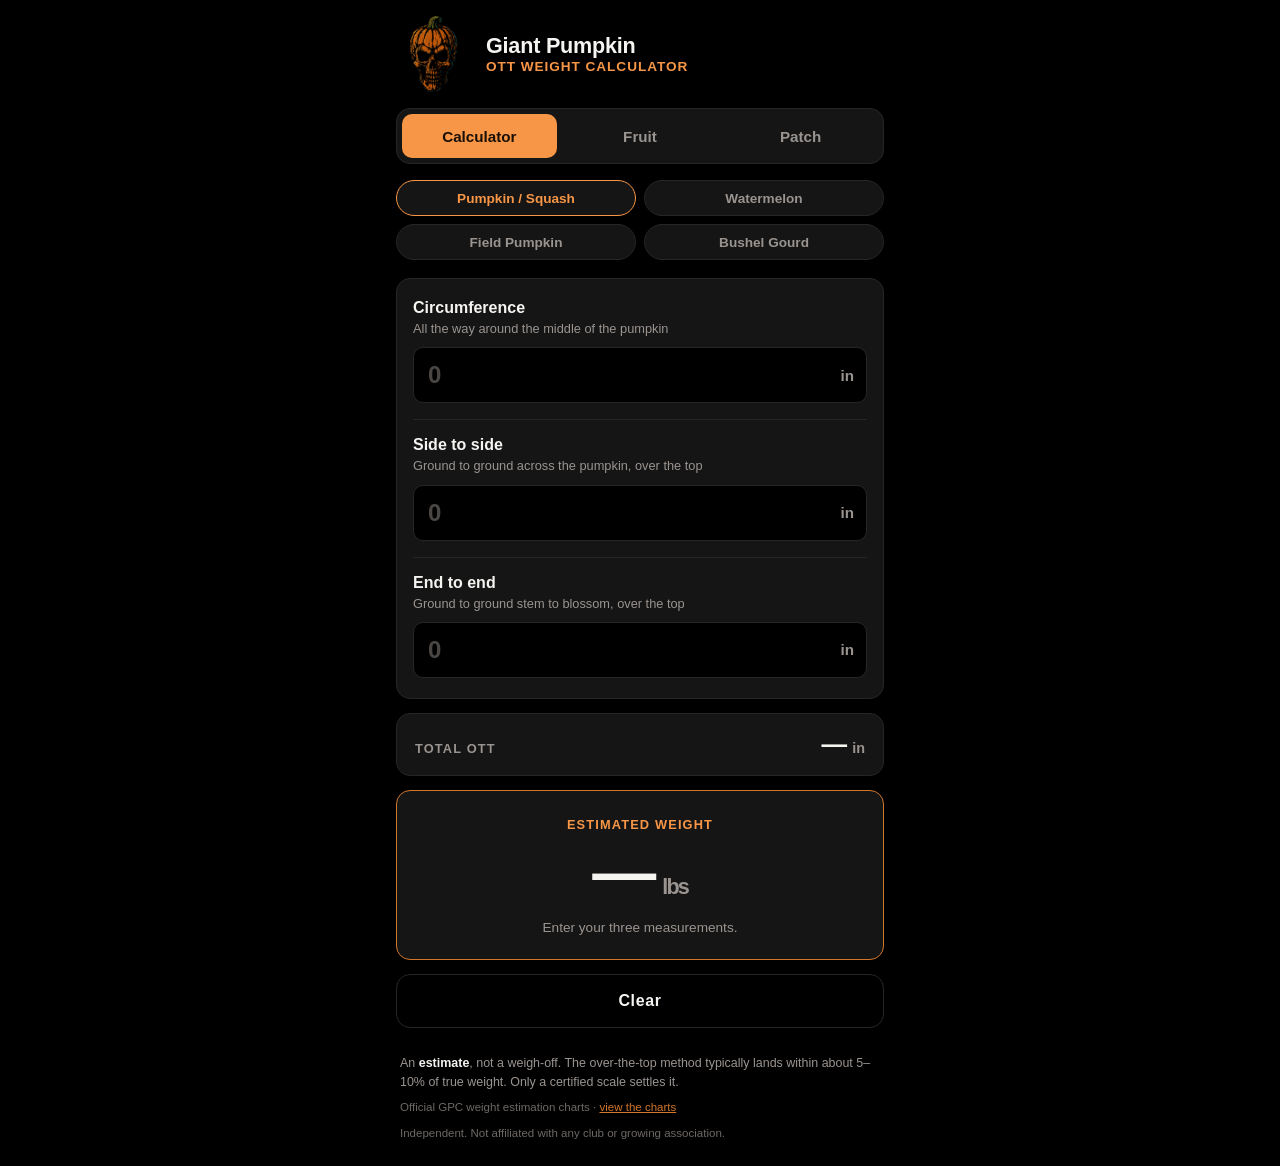
<file: index.html>
<!DOCTYPE html>
<!--
  Giant Pumpkin OTT Calculator
  ============================
  This is the app's only screen. If you are an AI editing this project, read
  AI-BRIEFING.md first - it explains the whole project and the house rules.

  SINGLE-FILE LAYOUT (changed Sept 2026): the styles, chart data, maths and
  screen code now live INSIDE this file, in <style id>, <script id="ott-data">,
  <script id="ott-engine">, <script id="ott-charts"> (watermelon, field pumpkin,
  bushel gourd tables + the list of fruit kinds), <script id="ott-app"> and <script id="ott-log">
  (saved pumpkins, growth charts, care log, backup - stored in localStorage
  under 'ottlog.v1'; see the comment at the top of that script). The old css/, js/ and
  data/ott_2025.js files are no longer loaded by the app - edit here, not there.
  Updates are made by replacing this one file. tests/test.html reads the maths
  and data straight out of this file, so keep those script ids unchanged.

  Structure of this file, top to bottom:
    <head>   settings, theme colour, PWA hookup
    header   logo + app name
    inputs   the three tape measurements
    ott      the running OTT total
    result   the estimated weight
    footer   accuracy note + link to the official chart
-->
<html lang="en">
<head>
  <meta charset="utf-8">
  <meta name="viewport" content="width=device-width, initial-scale=1, viewport-fit=cover">
  <title>Giant Pumpkin OTT Calculator</title>
  <meta name="description" content="Estimate the weight of a giant pumpkin from three over-the-top tape measurements, using the official 2025 GPC chart.">

  <!-- Makes the phone's status bar match the app instead of flashing white -->
  <meta name="theme-color" content="#000000">
  <meta name="mobile-web-app-capable" content="yes">
  <meta name="apple-mobile-web-app-capable" content="yes">
  <meta name="apple-mobile-web-app-status-bar-style" content="black-translucent">
  <meta name="apple-mobile-web-app-title" content="OTT Calc">

  <link rel="manifest" href="manifest.webmanifest">
  <link rel="icon" href="icons/favicon-32.png" sizes="32x32">
  <link rel="icon" href="icons/logo.svg" type="image/svg+xml">
  <link rel="apple-touch-icon" href="icons/apple-touch-icon.png">
  <style>
/* =============================================================================
   styles.css — all the app's colours, spacing and layout
   =============================================================================

   The look, from Cole's brief: black background, orange accents, white text.

   Everything is driven by the variables in :root below. To restyle the whole
   app, change those - you should not need to hunt through the rest of the file.

   Two things here exist for real-world reasons, so please keep them:
     - Touch targets are at least 52px tall. This app gets used outdoors, on a
       phone, by someone kneeling in a pumpkin patch.
     - env(safe-area-inset-*) padding keeps content clear of the iPhone notch
       and home bar once the app is installed to the home screen.
   ============================================================================= */

:root {
  /* Brand */
  --black:        #000000;
  --panel:        #151515;
  --panel-edge:   #262626;
  --orange:       #f79646;
  --orange-dim:   #d2762a;
  --white:        #f6f4f1;
  --grey:         #9a9490;
  --red:          #ff6b5a;

  /* Spacing scale */
  --gap:          16px;
  --radius:       14px;

  /* A stack that looks right on every phone without downloading a font,
     so the app stays instant and fully offline. */
  --font: -apple-system, BlinkMacSystemFont, "Segoe UI", Roboto,
          "Helvetica Neue", Arial, sans-serif;
}

* { box-sizing: border-box; }

html, body {
  margin: 0;
  padding: 0;
  background: var(--black);
  color: var(--white);
  font-family: var(--font);
  /* Stops iOS Safari inflating text in landscape */
  -webkit-text-size-adjust: 100%;
}

body {
  /* Faint warmth from the top so a pure-black screen doesn't feel dead */
  min-height: 100vh;
}

.app {
  max-width: 520px;
  margin: 0 auto;
  padding:
    calc(var(--gap) + env(safe-area-inset-top))
    calc(var(--gap) + env(safe-area-inset-right))
    calc(var(--gap) + env(safe-area-inset-bottom))
    calc(var(--gap) + env(safe-area-inset-left));
}

/* ------------------------------- Header ---------------------------------- */

.header {
  display: flex;
  align-items: center;
  gap: 14px;
  margin-bottom: 22px;
}

.logo {
  width: 76px;
  height: 76px;
  flex: 0 0 auto;
}

.title {
  margin: 0;
  font-size: 1.35rem;
  font-weight: 800;
  letter-spacing: -0.01em;
  line-height: 1.1;
}

.subtitle {
  margin: 2px 0 0;
  font-size: 0.85rem;
  font-weight: 600;
  letter-spacing: 0.07em;
  text-transform: uppercase;
  color: var(--orange);
}

/* ------------------------ Measurement inputs ------------------------------ */

.card {
  background: var(--panel);
  border: 1px solid var(--panel-edge);
  border-radius: var(--radius);
  padding: 4px var(--gap);
}

.field {
  padding: var(--gap) 0;
  border-bottom: 1px solid var(--panel-edge);
}
.field:last-child { border-bottom: 0; }

.field label {
  display: block;
  font-size: 1rem;
  font-weight: 700;
}

.hint {
  margin: 3px 0 10px;
  font-size: 0.8rem;
  line-height: 1.35;
  color: var(--grey);
}

.input-wrap {
  display: flex;
  align-items: center;
  background: var(--black);
  border: 1px solid var(--panel-edge);
  border-radius: 10px;
  padding: 0 12px;
  transition: border-color 0.15s ease;
}

/* Highlight the field being typed into */
.input-wrap:focus-within {
  border-color: var(--orange);
}

.input-wrap input {
  flex: 1;
  min-width: 0;
  height: 54px;                /* deliberately large - see note at top */
  background: transparent;
  border: 0;
  outline: none;
  color: var(--white);
  font-family: var(--font);
  font-size: 1.5rem;
  font-weight: 700;
  /* Digits all the same width, so numbers don't jitter while typing */
  font-variant-numeric: tabular-nums;
}

.input-wrap input::placeholder { color: #4a4643; }

/* Hide the tiny up/down spinner arrows - useless on a phone, and they
   shrink the tappable area of the field. */
.input-wrap input::-webkit-outer-spin-button,
.input-wrap input::-webkit-inner-spin-button {
  -webkit-appearance: none;
  margin: 0;
}
.input-wrap input[type=number] { -moz-appearance: textfield; }

.unit {
  padding-left: 8px;
  font-size: 0.95rem;
  font-weight: 700;
  color: var(--grey);
}

/* --------------------------- Running OTT total ---------------------------- */

.ott-row {
  display: flex;
  align-items: baseline;
  justify-content: space-between;
  padding: 16px 18px;
  margin-top: 14px;
  background: var(--panel);
  border: 1px solid var(--panel-edge);
  border-radius: var(--radius);
}

.ott-label {
  font-size: 0.8rem;
  font-weight: 700;
  letter-spacing: 0.09em;
  text-transform: uppercase;
  color: var(--grey);
}

.ott-value {
  font-size: 1.6rem;
  font-weight: 800;
  font-variant-numeric: tabular-nums;
  color: var(--white);
}

.ott-unit {
  margin-left: 5px;
  font-size: 0.9rem;
  font-weight: 700;
  color: var(--grey);
}

/* ------------------------------- Result ----------------------------------- */

.result {
  margin-top: 14px;
  padding: 26px 18px 22px;
  text-align: center;
  background: var(--panel);
  border: 1px solid var(--orange-dim);
  border-radius: var(--radius);
}

.result-label {
  margin: 0;
  font-size: 0.8rem;
  font-weight: 700;
  letter-spacing: 0.09em;
  text-transform: uppercase;
  color: var(--orange);
}

.result-weight {
  margin: 8px 0 0;
  font-size: 4rem;
  font-weight: 800;
  line-height: 1;
  letter-spacing: -0.03em;
  font-variant-numeric: tabular-nums;
  color: var(--white);
}

.result-unit {
  margin-left: 8px;
  font-size: 1.35rem;
  font-weight: 700;
  color: var(--grey);
}

.result-kg {
  margin: 8px 0 0;
  font-size: 1rem;
  font-weight: 600;
  color: var(--grey);
  font-variant-numeric: tabular-nums;
}

.result-message {
  margin: 14px 0 0;
  font-size: 0.85rem;
  line-height: 1.4;
  color: var(--grey);
}

/* Applied by app.js when the numbers are outside the published chart */
.result.is-warning { border-color: var(--orange); }
.result.is-warning .result-message { color: var(--orange); }

/* Applied by app.js when the input can't be used at all */
.result.is-error { border-color: var(--red); }
.result.is-error .result-message { color: var(--red); }

/* --------------------------------- Clear ---------------------------------- */

.clear {
  display: block;
  width: 100%;
  height: 54px;
  margin-top: 14px;
  background: transparent;
  color: var(--white);
  border: 1px solid var(--panel-edge);
  border-radius: var(--radius);
  font-family: var(--font);
  font-size: 1rem;
  font-weight: 700;
  letter-spacing: 0.04em;
  cursor: pointer;
  /* Stops the grey flash on tap on iOS */
  -webkit-tap-highlight-color: transparent;
}

.clear:active {
  background: var(--panel);
  border-color: var(--orange);
  color: var(--orange);
}

/* --------------------------------- Footer --------------------------------- */

.footer {
  margin: 26px 4px 8px;
  font-size: 0.78rem;
  line-height: 1.5;
  color: var(--grey);
}

.footer p { margin: 0 0 8px; }
.footer strong { color: var(--white); }

.footer .source { font-size: 0.72rem; color: #6e6864; }
.footer a { color: var(--orange-dim); }

/* ------------------------------ Accessibility ----------------------------- */

/* Visible keyboard focus ring for anyone tabbing through the app */
:focus-visible {
  outline: 2px solid var(--orange);
  outline-offset: 2px;
}

/* Respect a phone set to "reduce motion" */
@media (prefers-reduced-motion: reduce) {
  * { transition: none !important; animation: none !important; }
}

/* Slightly smaller headline weight on very narrow phones */
@media (max-width: 340px) {
  .result-weight { font-size: 3.2rem; }
  .title { font-size: 1.2rem; }
}


/* ============================================================================
   PUMPKIN LOG - tabs, saved pumpkins, growth charts, care log, backup
   ============================================================================ */

.tabs {
  display: grid;
  grid-template-columns: 1fr 1fr;
  gap: 6px;
  padding: 5px;
  margin: -6px 0 18px;
  background: var(--panel);
  border: 1px solid var(--panel-edge);
  border-radius: var(--radius);
}
.tab {
  height: 44px;
  border: 0;
  border-radius: 10px;
  background: transparent;
  color: var(--grey);
  font: 700 0.95rem var(--font);
  cursor: pointer;
  -webkit-tap-highlight-color: transparent;
}
.tab.is-active { background: var(--orange); color: #1a0f05; }

[hidden] { display: none !important; }

/* Generic buttons */
.btn {
  display: flex;
  align-items: center;
  justify-content: center;
  gap: 6px;
  width: 100%;
  min-height: 52px;
  padding: 0 16px;
  border-radius: var(--radius);
  border: 1px solid var(--panel-edge);
  background: transparent;
  color: var(--white);
  font: 700 1rem var(--font);
  cursor: pointer;
  text-decoration: none;
  -webkit-tap-highlight-color: transparent;
}
.btn:active { border-color: var(--orange); color: var(--orange); }
.btn-primary { background: var(--orange); border-color: var(--orange); color: #1a0f05; }
.btn-primary:active { background: var(--orange-dim); color: #1a0f05; }
.btn-danger { color: var(--red); border-color: #4a2320; }
.btn-row { display: grid; grid-template-columns: 1fr 1fr; gap: 10px; margin-top: 12px; }
.btn-small { min-height: 40px; width: auto; padding: 0 14px; font-size: 0.9rem; }
.link-btn {
  background: none; border: 0; padding: 8px 0; color: var(--orange);
  font: 700 0.95rem var(--font); cursor: pointer;
}

.section-title {
  display: flex; align-items: center; justify-content: space-between;
  margin: 26px 2px 10px;
  font-size: 0.8rem; font-weight: 700; letter-spacing: 0.08em;
  text-transform: uppercase; color: var(--grey);
}
.muted { color: var(--grey); font-size: 0.85rem; line-height: 1.45; }
.empty {
  padding: 22px var(--gap);
  text-align: center;
  color: var(--grey);
  line-height: 1.5;
}

/* Season chips */
.chips { display: flex; gap: 8px; overflow-x: auto; padding: 2px 0 4px; margin-bottom: 12px; }
.chip {
  flex: 0 0 auto; height: 36px; padding: 0 14px; border-radius: 18px;
  border: 1px solid var(--panel-edge); background: var(--panel); color: var(--grey);
  font: 700 0.85rem var(--font); cursor: pointer;
}
.chip.is-active { border-color: var(--orange); color: var(--orange); }

/* Pumpkin cards in the list */
.pk-card {
  display: block;
  width: 100%;
  text-align: left;
  margin-bottom: 10px;
  padding: 14px var(--gap);
  background: var(--panel);
  border: 1px solid var(--panel-edge);
  border-radius: var(--radius);
  color: var(--white);
  font-family: var(--font);
  cursor: pointer;
  -webkit-tap-highlight-color: transparent;
}
.pk-card:active { border-color: var(--orange); }
.pk-top { display: flex; justify-content: space-between; align-items: baseline; gap: 10px; }
.pk-name { font-size: 1.1rem; font-weight: 800; overflow-wrap: anywhere; }
.pk-weight { font-size: 1.25rem; font-weight: 800; color: var(--orange); white-space: nowrap; }
.pk-weight small { font-size: 0.75rem; color: var(--grey); font-weight: 600; }
.pk-cross { margin-top: 3px; font-size: 0.85rem; color: var(--grey); }
.pk-meta { display: flex; flex-wrap: wrap; gap: 6px 14px; margin-top: 8px; font-size: 0.82rem; color: var(--grey); }
.pk-meta b { color: var(--white); font-weight: 700; }
.badge {
  display: inline-block; padding: 2px 8px; border-radius: 10px;
  font-size: 0.72rem; font-weight: 700; letter-spacing: 0.04em; text-transform: uppercase;
  background: #2a1a0b; color: var(--orange);
}
.badge.is-weighed { background: #10261a; color: #6fd39a; }
.badge.is-retired { background: #222; color: var(--grey); }

/* Detail page */
.back { margin: -4px 0 6px; }
.detail-head { display: flex; justify-content: space-between; align-items: flex-start; gap: 12px; }
.detail-name { margin: 0; font-size: 1.5rem; font-weight: 800; line-height: 1.15; overflow-wrap: anywhere; }
.stats { display: grid; grid-template-columns: 1fr 1fr; gap: 10px; margin-top: 14px; }
.stat {
  padding: 12px 14px; background: var(--panel); border: 1px solid var(--panel-edge);
  border-radius: var(--radius);
}
.stat-label { font-size: 0.7rem; font-weight: 700; letter-spacing: 0.08em; text-transform: uppercase; color: var(--grey); }
.stat-value { margin-top: 4px; font-size: 1.35rem; font-weight: 800; }
.stat-value small { font-size: 0.75rem; color: var(--grey); font-weight: 600; }
.stat-value.up { color: #6fd39a; }
.stat-value.down { color: var(--red); }
.stat-note { margin-top: 2px; font-size: 0.75rem; color: var(--grey); }

.chart-card { margin-top: 12px; padding: 12px 10px 8px; background: var(--panel); border: 1px solid var(--panel-edge); border-radius: var(--radius); }
.chart-toggle { display: flex; gap: 6px; margin: 0 4px 8px; }
.chart svg { display: block; width: 100%; height: auto; }
.chart-legend { display: flex; gap: 14px; margin: 6px 6px 2px; font-size: 0.75rem; color: var(--grey); }
.chart-legend i { display: inline-block; width: 10px; height: 10px; border-radius: 50%; margin-right: 5px; vertical-align: -1px; }

/* Rows of history */
.list { background: var(--panel); border: 1px solid var(--panel-edge); border-radius: var(--radius); overflow: hidden; }
.row {
  display: grid; grid-template-columns: 1fr auto; gap: 4px 12px; align-items: center;
  width: 100%; padding: 12px var(--gap); text-align: left;
  background: transparent; border: 0; border-bottom: 1px solid var(--panel-edge);
  color: var(--white); font-family: var(--font); cursor: pointer;
}
.row:last-child { border-bottom: 0; }
.row:active { background: #1c1c1c; }
.row-main { font-weight: 700; font-size: 0.95rem; }
.row-sub { grid-column: 1 / -1; font-size: 0.8rem; color: var(--grey); line-height: 1.4; overflow-wrap: anywhere; }
.row-right { font-weight: 800; color: var(--orange); white-space: nowrap; text-align: right; }
.row-right small { display: block; font-size: 0.75rem; font-weight: 600; color: var(--grey); }
.care-type { color: var(--orange); font-size: 0.75rem; font-weight: 700; letter-spacing: 0.05em; text-transform: uppercase; }

.notes-box {
  padding: 14px var(--gap); background: var(--panel); border: 1px solid var(--panel-edge);
  border-radius: var(--radius); white-space: pre-wrap; line-height: 1.5; font-size: 0.92rem; overflow-wrap: anywhere;
}

/* Forms */
.form-title { margin: 0 0 14px; font-size: 1.35rem; font-weight: 800; }
.f { padding: 12px 0; border-bottom: 1px solid var(--panel-edge); }
.f:last-child { border-bottom: 0; }
.f label { display: block; font-weight: 700; margin-bottom: 8px; }
.f .hint { margin-top: -4px; }
.f-grid { display: grid; grid-template-columns: 1fr 1fr; gap: 10px; }
.txt, .sel, .area {
  display: block; width: 100%; min-height: 50px; padding: 12px 14px;
  background: var(--black); color: var(--white);
  border: 1px solid var(--panel-edge); border-radius: 10px;
  font: 600 1rem var(--font);
  -webkit-appearance: none; appearance: none;
}
.txt:focus, .sel:focus, .area:focus { outline: none; border-color: var(--orange); }
.area { min-height: 96px; resize: vertical; line-height: 1.45; font-weight: 500; }
.sel { background-image: linear-gradient(45deg, transparent 50%, var(--grey) 50%), linear-gradient(135deg, var(--grey) 50%, transparent 50%);
  background-position: calc(100% - 20px) 50%, calc(100% - 14px) 50%; background-size: 6px 6px; background-repeat: no-repeat; padding-right: 36px; }
input[type=date].txt { min-width: 0; }
.live-est { margin-top: 10px; padding: 12px 14px; border-radius: 10px; background: #1a120a; color: var(--grey); font-size: 0.9rem; }
.live-est b { color: var(--orange); font-size: 1.1rem; }
.form-error { margin-top: 10px; color: var(--red); font-size: 0.9rem; }

/* Save-from-calculator panel */
.save-panel { margin-top: 14px; padding: 14px var(--gap); }
.save-panel .f { border: 0; padding: 6px 0; }

/* Backup box */
.backup { margin-top: 26px; padding: 14px var(--gap) 16px; background: var(--panel); border: 1px solid var(--panel-edge); border-radius: var(--radius); }
.backup h3 { margin: 0 0 4px; font-size: 1rem; }
.backup.is-due { border-color: var(--orange); }

.toast {
  position: fixed; left: 50%; bottom: calc(24px + env(safe-area-inset-bottom));
  transform: translateX(-50%); z-index: 20;
  max-width: calc(100% - 32px); padding: 12px 18px; border-radius: 12px;
  background: var(--white); color: #111; font-weight: 700; font-size: 0.92rem;
  box-shadow: 0 8px 30px rgba(0,0,0,0.5);
}

/* Photos */
.section-title .link-btn { padding: 0; font-size: 0.85rem; letter-spacing: 0; text-transform: none; }
.ph-grid { display: grid; grid-template-columns: repeat(3, 1fr); gap: 8px; }
.ph-tile {
  position: relative; padding: 0; border: 1px solid var(--panel-edge); border-radius: 10px;
  overflow: hidden; background: var(--panel); aspect-ratio: 1 / 1; cursor: pointer;
}
.ph-tile img { display: block; width: 100%; height: 100%; object-fit: cover; }
.ph-tile span {
  position: absolute; left: 0; right: 0; bottom: 0; padding: 14px 6px 5px;
  background: linear-gradient(transparent, rgba(0,0,0,0.8)); color: var(--white);
  font: 700 0.72rem var(--font); text-align: left;
}
.ph-full { display: block; width: 100%; max-height: 70vh; object-fit: contain; border-radius: var(--radius); background: var(--panel); min-height: 120px; }
.ph-info { display: flex; flex-wrap: wrap; justify-content: space-between; gap: 4px 12px; margin-top: 10px; font-size: 0.9rem; color: var(--grey); }
.ph-info b { color: var(--white); }
.pk-card.has-thumb { display: flex; gap: 12px; align-items: center; }
.pk-body { flex: 1; min-width: 0; }
.pk-thumb { flex: 0 0 64px; width: 64px; height: 64px; border-radius: 10px; object-fit: cover; background: #1c1c1c; }
.btn[disabled] { opacity: 0.4; }

/* Fruit kinds */
.badge.is-kind { background: #0f2427; color: #5cc3cf; }
.calc-kinds { display: grid; grid-template-columns: 1fr 1fr; gap: 8px; overflow: visible; margin: -4px 0 14px; }
.calc-kinds .chip { width: 100%; }
.chips.wrap { flex-wrap: wrap; overflow: visible; }

/* Patches */
.tabs.three { grid-template-columns: 1fr 1fr 1fr; }
.month-label { margin: 16px 2px 8px; font-size: 0.8rem; font-weight: 700; color: var(--grey); }
.soil-grid { display: grid; grid-template-columns: 1fr 1fr; gap: 10px 12px; }
.soil-grid label { font-size: 0.9rem; margin-bottom: 6px; }
.rot-row { display: grid; grid-template-columns: 52px 1fr; gap: 10px; padding: 11px var(--gap); border-bottom: 1px solid var(--panel-edge); font-size: 0.9rem; line-height: 1.4; }
.rot-row:last-child { border-bottom: 0; }
.rot-row b { color: var(--orange); }
.table-wrap { overflow-x: auto; background: var(--panel); border: 1px solid var(--panel-edge); border-radius: var(--radius); }
.soil-table { width: 100%; border-collapse: collapse; font-size: 0.85rem; }
.soil-table th, .soil-table td { padding: 10px 10px; text-align: right; border-bottom: 1px solid var(--panel-edge); white-space: nowrap; }
.soil-table th { color: var(--grey); font-size: 0.72rem; letter-spacing: 0.06em; text-transform: uppercase; }
.soil-table th:first-child, .soil-table td:first-child { text-align: left; }
.soil-table td small { display: block; color: var(--grey); font-size: 0.72rem; }
.soil-table tr:last-child td { border-bottom: 0; }
.soil-table tbody tr { cursor: pointer; }
.also-box { margin-top: 14px; padding: 12px var(--gap); background: var(--panel); border: 1px solid var(--panel-edge); border-radius: var(--radius); }
.also { display: flex; align-items: center; gap: 10px; padding: 6px 0; font-weight: 600; }
.also input { width: 22px; height: 22px; }

/* Weigh-off */
.wo-card { padding: 14px var(--gap); }
.wo-weight { font-size: 1.8rem; font-weight: 800; color: var(--orange); display: flex; align-items: baseline; flex-wrap: wrap; gap: 6px 12px; }
.wo-weight small { font-size: 0.85rem; color: var(--grey); }
.wo-heavy { font-size: 0.85rem; font-weight: 700; padding: 3px 9px; border-radius: 10px; }
.wo-heavy.up { background: #10261a; color: #6fd39a; }
.wo-heavy.down { background: #2a1210; color: var(--red); }

/* Batch entry */
.b-card { margin-top: 12px; padding: 14px var(--gap); }
.b-grid { display: grid; grid-template-columns: 1fr 1fr 1fr; gap: 8px; }
.b-in { min-height: 52px; padding: 0 8px; min-width: 0; }
.b-in input { font-size: 1.05rem; width: 100%; min-width: 0; }
.b-grid .b-in .unit { font-size: 0.75rem; margin-left: 2px; }
.b-live { margin-top: 8px; min-height: 1em; }
.b-live b { color: var(--orange); }

/* Feed calculator */
.fc-big { font-size: 2.4rem; font-weight: 800; color: var(--orange); margin: 4px 0 2px; }
.fc-tank { margin-top: 14px; font-size: 1.3rem; font-weight: 800; }

/* Season report: light page for printing */
.report { margin-top: 14px; padding: 22px 20px; background: #fff; color: #1a1a1a; border-radius: var(--radius); font-size: 0.9rem; line-height: 1.45; }
.report header { display: flex; justify-content: space-between; gap: 12px; border-bottom: 3px solid #f79646; padding-bottom: 12px; margin-bottom: 14px; }
.report h1 { margin: 2px 0 0; font-size: 1.7rem; line-height: 1.1; }
.report h2 { margin: 20px 0 8px; font-size: 0.85rem; letter-spacing: 0.08em; text-transform: uppercase; color: #b85812; }
.r-kicker { font-size: 0.75rem; font-weight: 700; letter-spacing: 0.08em; text-transform: uppercase; color: #b85812; }
.r-cross { color: #555; margin-top: 3px; }
.r-logo { width: 56px; height: 56px; border-radius: 12px; }
.r-cols { display: grid; grid-template-columns: 1fr; gap: 0 20px; }
@media (min-width: 560px) { .r-cols { grid-template-columns: 1fr 1fr; } }
.r-facts { width: 100%; border-collapse: collapse; }
.r-facts th { text-align: left; font-weight: 600; color: #666; padding: 4px 10px 4px 0; width: 42%; vertical-align: top; }
.r-facts td { padding: 4px 0; font-weight: 700; }
.r-table { width: 100%; border-collapse: collapse; font-size: 0.82rem; }
.r-table th, .r-table td { text-align: left; padding: 6px 6px; border-bottom: 1px solid #e3e3e3; vertical-align: top; }
.r-table th { font-size: 0.72rem; color: #666; text-transform: uppercase; letter-spacing: 0.05em; }
.r-note { color: #666; font-size: 0.78rem; }
.r-chart { background: #111; border-radius: 10px; padding: 8px; }
.r-chart .muted { color: #bbb; }
.r-photos { display: grid; grid-template-columns: repeat(3, 1fr); gap: 8px; }
.r-photos figure { margin: 0; }
.r-photos img { width: 100%; aspect-ratio: 4 / 3; object-fit: cover; border-radius: 6px; background: #eee; }
.r-photos figcaption { font-size: 0.72rem; color: #666; margin-top: 2px; }
.r-notes { white-space: pre-wrap; }
.report footer { margin-top: 22px; padding-top: 10px; border-top: 1px solid #e3e3e3; font-size: 0.72rem; color: #888; }
body.is-report .vine-divider, body.is-report .footer { display: none; }
@media print {
  @page { margin: 12mm; }
  body { background: #fff !important; color: #000 !important; padding: 0 !important; }
  .app > *:not(#view-log), .toast, .no-print { display: none !important; }
  .app { max-width: none !important; padding: 0 !important; margin: 0 !important; }
  #view-log { display: block !important; }
  .report { margin: 0; padding: 0; border-radius: 0; }
  .report h2, .r-table tr, .r-photos figure, .r-chart { break-inside: avoid; }
  .r-chart { -webkit-print-color-adjust: exact; print-color-adjust: exact; }
}

</style>
</head>

<body>
<div class="app">

  <header class="header">
    <img class="logo" src="icons/logo.svg" alt="" width="76" height="76">
    <div>
      <h1 class="title">Giant Pumpkin</h1>
      <p class="subtitle">OTT Weight Calculator</p>
    </div>
  </header>

  <nav class="tabs three" aria-label="Sections">
    <button class="tab is-active" type="button" data-tab="calc">Calculator</button>
    <button class="tab" type="button" data-tab="log">Fruit</button>
    <button class="tab" type="button" data-tab="patch">Patch</button>
  </nav>

  <!-- Pumpkin log screens are drawn here by the ott-log script -->
  <section id="view-log" hidden></section>

  <main id="view-calc">
    <div class="chips calc-kinds" id="calc-kinds" aria-label="Chart"></div>
    <!-- ---------------- The three measurements ---------------- -->
    <!--
      Notes on the input attributes, because they matter more than they look:
        inputmode="decimal"  gives phones a number pad WITH a decimal point
        step="any"           allows decimals like 384.5
        autocomplete="off"   stops the browser suggesting old unrelated numbers
      Do not change type="number" to type="text" without re-checking the phone
      keyboard, and do not remove inputmode - a grower in a field with muddy
      hands should never have to hunt for the decimal key.
    -->
    <form class="card" id="measure-form" autocomplete="off" novalidate>
      <div class="field">
        <label for="circumference">Circumference</label>
        <p class="hint">All the way around the middle of the <span class="fruit-noun">pumpkin</span></p>
        <div class="input-wrap">
          <input id="circumference" name="circumference" type="number"
                 inputmode="decimal" step="any" min="0" placeholder="0">
          <span class="unit">in</span>
        </div>
      </div>

      <div class="field">
        <label for="side-to-side">Side to side</label>
        <p class="hint">Ground to ground across the <span class="fruit-noun">pumpkin</span>, over the top</p>
        <div class="input-wrap">
          <input id="side-to-side" name="sideToSide" type="number"
                 inputmode="decimal" step="any" min="0" placeholder="0">
          <span class="unit">in</span>
        </div>
      </div>

      <div class="field">
        <label for="end-to-end">End to end</label>
        <p class="hint">Ground to ground stem to blossom, over the top</p>
        <div class="input-wrap">
          <input id="end-to-end" name="endToEnd" type="number"
                 inputmode="decimal" step="any" min="0" placeholder="0">
          <span class="unit">in</span>
        </div>
      </div>
    </form>

    <!-- ---------------- Running OTT total ---------------- -->
    <div class="ott-row">
      <span class="ott-label">Total OTT</span>
      <span class="ott-value"><output id="ott-total" for="circumference side-to-side end-to-end">—</output><span class="ott-unit">in</span></span>
    </div>

    <!-- ---------------- Result ---------------- -->
    <!-- aria-live tells a screen reader to announce the new weight as it changes -->
    <section class="result" id="result" aria-live="polite">
      <p class="result-label">Estimated weight</p>
      <p class="result-weight"><output id="weight-lbs">—</output><span class="result-unit">lbs</span></p>
      <p class="result-kg" id="weight-kg"></p>
      <p class="result-message" id="result-message">Enter your three measurements.</p>
    </section>

    <button class="btn btn-primary" id="save-to-pumpkin" type="button" hidden style="margin-top:14px">Save this measurement</button>
    <div class="card save-panel" id="save-panel" hidden></div>

    <button class="clear" id="clear" type="button">Clear</button>
  </main>

  <div class="toast" id="toast" role="status" hidden></div>

  <footer class="footer">
    <p>
      An <strong>estimate</strong>, not a weigh-off. The over-the-top method
      typically lands within about 5&ndash;10% of true weight. Only a certified
      scale settles it.
    </p>
    <p class="source">
      Official GPC weight estimation charts &middot;
      <a href="https://gpc1.org/about/resources/"
         target="_blank" rel="noopener">view the charts</a>
    </p>
    <p class="source">Independent. Not affiliated with any club or growing association.</p>
  </footer>

</div>

<!--
  Load order matters:
    1. the chart data   (defines window.OTT_TABLE_2025)
    2. the engine       (defines window.OTT)
    3. the screen code  (uses both)
-->
<script id="ott-data">
/* =============================================================================
   ott_2025.js - the official 2025 GPC OTT chart, as loadable data
   =============================================================================

   300 rows, OTT 160" to 539", transcribed from:
     https://gpc1.org/wp-content/uploads/2025/05/2025-GPC-AG-OTT-Chart.pdf

   WHY THIS IS A .js FILE AND NOT JUST THE .json:
   A browser opening index.html straight off the hard drive (file://) is not
   allowed to fetch() a .json file - it fails with a CORS error. Loading data
   through a <script> tag works everywhere, including by double-clicking
   index.html. data/ott_2025.json holds the identical numbers and is the copy
   to reuse when porting to a phone app.

   IF YOU EDIT ONE, EDIT BOTH. tests/test.html checks that they match
   whenever the project is being served over http.

   The app does not actually need this table to calculate - js/ott.js uses the
   official formula, which handles decimals. This table is the proof the
   formula is right, and is here for a future 'browse the chart' screen.
   ============================================================================= */

window.OTT_TABLE_2025 = {
  name: '2025 GPC OTT Chart for Atlantic Giant Pumpkins',
  year: 2025,
  sourceUrl: 'https://gpc1.org/wp-content/uploads/2025/05/2025-GPC-AG-OTT-Chart.pdf',
  units: { ott: 'inches', weight: 'pounds' },
  rowCount: 300,

  // OTT inches : estimated pounds
  table: {
    160: 98, 165: 107, 170: 117, 175: 127, 180: 138, 185: 149,
    190: 162, 195: 174, 200: 188, 202: 194, 204: 199, 206: 205,
    208: 211, 210: 217, 212: 224, 214: 230, 216: 236, 218: 243,
    220: 250, 222: 257, 224: 264, 226: 271, 228: 278, 230: 285,
    232: 293, 234: 300, 236: 308, 238: 316, 240: 324, 242: 332,
    244: 341, 246: 349, 248: 358, 250: 367, 252: 376, 254: 385,
    256: 394, 258: 403, 260: 413, 262: 422, 264: 432, 266: 442,
    268: 452, 270: 462, 272: 473, 274: 483, 276: 494, 278: 505,
    280: 516, 282: 527, 284: 538, 286: 550, 288: 561, 290: 573,
    292: 585, 294: 597, 296: 609, 297: 615, 298: 621, 299: 628,
    300: 634, 301: 640, 302: 647, 303: 653, 304: 659, 305: 666,
    306: 672, 307: 679, 308: 686, 309: 692, 310: 699, 311: 706,
    312: 712, 313: 719, 314: 726, 315: 733, 316: 740, 317: 747,
    318: 753, 319: 761, 320: 768, 321: 775, 322: 782, 323: 789,
    324: 796, 325: 803, 326: 811, 327: 818, 328: 825, 329: 833,
    330: 840, 331: 848, 332: 855, 333: 863, 334: 870, 335: 878,
    336: 885, 337: 893, 338: 901, 339: 909, 340: 916, 341: 924,
    342: 932, 343: 940, 344: 948, 345: 956, 346: 964, 347: 972,
    348: 980, 349: 988, 350: 996, 351: 1005, 352: 1013, 353: 1021,
    354: 1029, 355: 1038, 356: 1046, 357: 1054, 358: 1063, 359: 1071,
    360: 1080, 361: 1088, 362: 1097, 363: 1106, 364: 1114, 365: 1123,
    366: 1132, 367: 1140, 368: 1149, 369: 1158, 370: 1167, 371: 1176,
    372: 1185, 373: 1194, 374: 1203, 375: 1212, 376: 1221, 377: 1230,
    378: 1239, 379: 1248, 380: 1257, 381: 1267, 382: 1276, 383: 1285,
    384: 1295, 385: 1304, 386: 1313, 387: 1323, 388: 1332, 389: 1342,
    390: 1351, 391: 1361, 392: 1370, 393: 1380, 394: 1390, 395: 1399,
    396: 1409, 397: 1419, 398: 1428, 399: 1438, 400: 1448, 401: 1458,
    402: 1468, 403: 1478, 404: 1488, 405: 1498, 406: 1508, 407: 1518,
    408: 1528, 409: 1538, 410: 1548, 411: 1558, 412: 1568, 413: 1578,
    414: 1589, 415: 1599, 416: 1609, 417: 1620, 418: 1630, 419: 1640,
    420: 1651, 421: 1661, 422: 1672, 423: 1682, 424: 1693, 425: 1703,
    426: 1714, 427: 1724, 428: 1735, 429: 1746, 430: 1756, 431: 1767,
    432: 1778, 433: 1789, 434: 1799, 435: 1810, 436: 1821, 437: 1832,
    438: 1843, 439: 1854, 440: 1865, 441: 1876, 442: 1887, 443: 1898,
    444: 1909, 445: 1920, 446: 1931, 447: 1942, 448: 1953, 449: 1964,
    450: 1975, 451: 1987, 452: 1998, 453: 2009, 454: 2020, 455: 2032,
    456: 2043, 457: 2055, 458: 2066, 459: 2077, 460: 2089, 461: 2100,
    462: 2112, 463: 2123, 464: 2135, 465: 2146, 466: 2158, 467: 2169,
    468: 2181, 469: 2193, 470: 2204, 471: 2216, 472: 2228, 473: 2240,
    474: 2251, 475: 2263, 476: 2275, 477: 2287, 478: 2299, 479: 2310,
    480: 2322, 481: 2334, 482: 2346, 483: 2358, 484: 2370, 485: 2382,
    486: 2394, 487: 2406, 488: 2418, 489: 2430, 490: 2443, 491: 2455,
    492: 2467, 493: 2479, 494: 2491, 495: 2504, 496: 2516, 497: 2528,
    498: 2540, 499: 2553, 500: 2565, 501: 2577, 502: 2590, 503: 2602,
    504: 2615, 505: 2627, 506: 2639, 507: 2652, 508: 2664, 509: 2677,
    510: 2690, 511: 2702, 512: 2715, 513: 2727, 514: 2740, 515: 2753,
    516: 2765, 517: 2778, 518: 2791, 519: 2804, 520: 2816, 521: 2829,
    522: 2842, 523: 2855, 524: 2868, 525: 2880, 526: 2893, 527: 2906,
    528: 2919, 529: 2932, 530: 2945, 531: 2958, 532: 2971, 533: 2984,
    534: 2997, 535: 3010, 536: 3023, 537: 3037, 538: 3050, 539: 3063
  }
};

</script>
<script id="ott-engine">
/* =============================================================================
   ott.js — the OTT calculation engine
   =============================================================================

   THIS IS THE MOST IMPORTANT FILE IN THE PROJECT.

   It contains the official 2025 GPC (Great Pumpkin Commonwealth) math that turns
   three tape measurements into an estimated pumpkin weight. It deliberately
   contains NO screen code, NO buttons, NO colours — only maths. That is what
   makes it safe to test, and easy to reuse later in a phone app.

   RULES FOR ANY AI EDITING THIS PROJECT:
     1. Do not change the numbers in FORMULA unless the grower supplies a newer
        official GPC chart. They are not arbitrary - they are published values.
     2. After ANY change to this file, open tests/test.html in a browser and
        confirm every check still passes. It verifies this code against all 300
        rows of the official published chart.
     3. Do not add DOM / document / window UI code to this file. Put that in
        app.js instead.

   Source of the formula and table:
     2025 GPC OTT Chart for Atlantic Giant Pumpkins
     https://gpc1.org/wp-content/uploads/2025/05/2025-GPC-AG-OTT-Chart.pdf
   ============================================================================= */

(function (global) {
  'use strict';

  /* ---------------------------------------------------------------------------
     The official 2025 GPC formula, printed on the chart PDF itself:

       lbs = ((12.81 / (1 + 6.87 * 2^(-OTT/97)))^3 + (OTT/45.9)^3.014) - 10

     Verified: this reproduces all 300 rows of the published chart exactly when
     rounded to the nearest pound.
     --------------------------------------------------------------------------- */
  var FORMULA = {
    a: 12.81,
    b: 6.87,
    c: 97,
    d: 45.9,
    e: 3.014,
    offset: 10
  };

  /* The inclusive OTT range (inches) actually covered by the published chart.
     Outside this range the formula still produces a number, but it is
     unverified extrapolation - the app says so rather than hiding it. */
  var CHART = {
    name: '2025 GPC OTT Chart for Atlantic Giant Pumpkins',
    year: 2025,
    sourceUrl: 'https://gpc1.org/wp-content/uploads/2025/05/2025-GPC-AG-OTT-Chart.pdf',
    minOtt: 160,
    maxOtt: 539,
    units: { ott: 'inches', weight: 'pounds' }
  };

  var LB_PER_KG = 2.2046226218;

  /* ---------------------------------------------------------------------------
     ottTotal(circumference, sideToSide, endToEnd)

     OTT ("Over The Top") is simply the three tape measurements added together.
       - circumference: around the middle of the pumpkin
       - sideToSide:    ground to ground across the pumpkin, over the top
       - endToEnd:      ground to ground stem-to-blossom, over the top
     All in inches. Returns inches.
     --------------------------------------------------------------------------- */
  function ottTotal(circumference, sideToSide, endToEnd) {
    return num(circumference) + num(sideToSide) + num(endToEnd);
  }

  /* ---------------------------------------------------------------------------
     weightFromOtt(ott) -> pounds (unrounded)

     The raw official calculation. Accepts decimals (e.g. 384.5).
     --------------------------------------------------------------------------- */
  function weightFromOtt(ott) {
    var o = num(ott);
    var f = FORMULA;
    var term1 = Math.pow(f.a / (1 + f.b * Math.pow(2, -o / f.c)), 3);
    var term2 = Math.pow(o / f.d, f.e);
    return term1 + term2 - f.offset;
  }

  /* ---------------------------------------------------------------------------
     estimate(circumference, sideToSide, endToEnd) -> result object

     This is the function the app screen calls. It returns everything the UI
     needs to know, including WHY a result might not be usable, so that app.js
     never has to make judgement calls about the maths.

     Returns:
       {
         ok:            true if a weight could be calculated
         reason:        when ok is false, a plain-English explanation
         ott:           the summed OTT in inches
         lbs:           estimated weight in pounds (rounded, for display)
         lbsExact:      unrounded pounds, if you need precision
         kg:            estimated weight in kilograms (rounded)
         inChartRange:  true if OTT falls inside the published 160-539 inch chart
         rangeNote:     explanation when inChartRange is false
         measurements:  the three cleaned input numbers
       }
     --------------------------------------------------------------------------- */
  function estimate(circumference, sideToSide, endToEnd) {
    var m = [circumference, sideToSide, endToEnd].map(clean);

    if (m.some(function (v) { return v === null; })) {
      return fail('Enter all three measurements.', m);
    }
    if (m.some(function (v) { return v <= 0; })) {
      return fail('Measurements must be greater than zero.', m);
    }
    // A tape measure that reads 5000 inches means a typo, not a world record.
    if (m.some(function (v) { return v > 1000; })) {
      return fail('That measurement looks too large - please check it.', m);
    }

    var ott = m[0] + m[1] + m[2];
    var exact = weightFromOtt(ott);

    if (!isFinite(exact) || exact <= 0) {
      return fail('That OTT is too small to estimate a weight from.', m, ott);
    }

    var inRange = ott >= CHART.minOtt && ott <= CHART.maxOtt;

    return {
      ok: true,
      reason: null,
      /* 3 decimal places, not 2: growers read tape measures in eighths of an
         inch, and an eighth is .125 / .375 / .625 / .875. Rounding to 2 would
         show a genuine 153.875" measurement as 153.88". The weight above is
         calculated from the unrounded sum either way. */
      ott: round(ott, 3),
      lbs: Math.round(exact),
      lbsExact: exact,
      kg: Math.round(exact / LB_PER_KG),
      inChartRange: inRange,
      rangeNote: inRange ? null : (
        ott < CHART.minOtt
          ? 'OTT is below the published chart (' + CHART.minOtt + '"). Small-fruit estimates are less reliable.'
          : 'OTT is above the published chart (' + CHART.maxOtt + '"). This is beyond the charted range.'
      ),
      measurements: { circumference: m[0], sideToSide: m[1], endToEnd: m[2] }
    };
  }

  /* ---------------------------------------------------------------------------
     tableLookup(ott, table) -> pounds, straight from the published chart

     The app uses the formula (above) because it handles decimals exactly. This
     function exists so tests/test.html can prove the formula agrees with the
     published chart, and so a future "show me the chart" screen has something
     to read from. `table` is an object like { "160": 98, "165": 107, ... }.
     Returns null if that OTT is not a row in the chart.
     --------------------------------------------------------------------------- */
  function tableLookup(ott, table) {
    if (!table) return null;
    var key = String(Math.round(num(ott)));
    return Object.prototype.hasOwnProperty.call(table, key) ? table[key] : null;
  }

  /* ---------------------------- small helpers ------------------------------- */

  // Accepts "384", "384.5", " 384.5 " and commas typed as decimal separators.
  function clean(v) {
    if (v === null || v === undefined) return null;
    var s = String(v).trim().replace(',', '.');
    if (s === '') return null;
    var n = Number(s);
    return isFinite(n) ? n : null;
  }

  function num(v) {
    var n = clean(v);
    return n === null ? NaN : n;
  }

  function round(n, places) {
    var f = Math.pow(10, places);
    return Math.round(n * f) / f;
  }

  function fail(reason, m, ott) {
    return {
      ok: false,
      reason: reason,
      ott: ott === undefined ? null : round(ott, 3),
      lbs: null,
      lbsExact: null,
      kg: null,
      inChartRange: false,
      rangeNote: null,
      measurements: { circumference: m[0], sideToSide: m[1], endToEnd: m[2] }
    };
  }

  /* ------------------------------- exports ---------------------------------- */
  global.OTT = {
    CHART: CHART,
    FORMULA: FORMULA,
    ottTotal: ottTotal,
    weightFromOtt: weightFromOtt,
    estimate: estimate,
    tableLookup: tableLookup,
    clean: clean
  };
})(typeof window !== 'undefined' ? window : this);

</script>
<script id="ott-charts">
/* =============================================================================
   ott-charts - weight estimates for the other GPC fruit, plus the list of kinds
   =============================================================================
   Source: gpc1.org/about/resources (checked Sept 2026)
     - Atlantic Giant pumpkin AND squash: the 2025 GPC chart -> window.OTT (unchanged)
     - Watermelon:     2012 GPC chart, Andy Wolf        (OTT 90-251")
     - Field pumpkin:  2011 GPC chart, Scott Holub      (OTT 90-228")
     - Bushel gourd:   2019 GPC chart, Steve Connolly   (OTT 90-309")
   These three are published as tables, not formulas, so they are stored as
   [OTT inches, pounds] rows and read with straight-line interpolation between
   rows. Two corrections to the published watermelon table:
     245" prints as 296 lbs - a misprint between 391 (244") and 400 (246"); 396 used.
     111" prints as 41 lbs on the combined sheet; the original 2012 sheet says 42.
   Outside a table's range there is no estimate (no guessing past the chart).
   Long gourds are logged by length; tomatoes and marrows by scale weight.
   ============================================================================= */
(function () {
  'use strict';

  var TABLES = {
    watermelon: { name: '2012 GPC watermelon chart', rows: [[90,23],[91,24],[92,25],[93,26],[94,26],[95,27],[96,28],[97,29],[98,30],[99,31],[100,32],[101,32],[102,33],[103,34],[104,35],[105,36],[106,37],[107,38],[108,39],[109,40],[110,41],[111,42],[112,43],[113,44],[114,46],[115,47],[116,48],[117,49],[118,50],[119,51],[120,53],[121,54],[122,55],[123,57],[124,58],[125,59],[126,61],[127,62],[128,63],[129,65],[130,66],[131,68],[132,69],[133,71],[134,72],[135,74],[136,75],[137,77],[138,78],[139,80],[140,81],[141,83],[142,85],[143,87],[144,88],[145,90],[146,92],[147,94],[148,95],[149,97],[150,99],[151,101],[152,103],[153,105],[154,107],[155,109],[156,111],[157,113],[158,115],[159,117],[160,119],[161,121],[162,123],[163,125],[164,127],[165,130],[166,132],[167,134],[168,136],[169,139],[170,141],[171,143],[172,146],[173,148],[174,151],[175,153],[176,156],[177,158],[178,161],[179,163],[180,166],[181,168],[182,171],[183,174],[184,176],[185,179],[186,182],[187,185],[188,187],[189,190],[190,193],[191,196],[192,199],[193,202],[194,205],[195,208],[196,211],[197,214],[198,217],[199,220],[200,223],[201,226],[202,229],[203,233],[204,236],[205,239],[206,243],[207,246],[208,249],[209,253],[210,256],[211,260],[212,263],[213,267],[214,270],[215,274],[216,277],[217,281],[218,285],[219,288],[220,292],[221,296],[222,300],[223,303],[224,307],[225,311],[226,315],[227,319],[228,323],[229,327],[230,331],[231,335],[232,339],[233,343],[234,348],[235,352],[236,356],[237,360],[238,365],[239,369],[240,373],[241,378],[242,382],[243,387],[244,391],[245,396],[246,400],[247,405],[248,410],[249,414],[250,419],[251,424]] },
    field:      { name: '2011 GPC field pumpkin chart', rows: [[90,15],[95,18],[100,21],[105,24],[110,27],[115,31],[120,36],[125,40],[130,45],[131,46],[132,48],[133,49],[134,50],[135,51],[136,52],[137,53],[138,54],[139,55],[140,57],[141,58],[142,59],[143,60],[144,62],[145,63],[146,64],[147,66],[148,67],[149,68],[150,70],[151,71],[152,73],[153,74],[154,75],[155,77],[156,78],[157,80],[158,81],[159,83],[160,85],[161,86],[162,88],[163,89],[164,91],[165,93],[166,95],[167,96],[168,98],[169,100],[170,102],[171,103],[172,105],[173,107],[174,109],[175,111],[176,113],[177,115],[178,117],[179,118],[180,120],[181,123],[182,125],[183,127],[184,129],[185,131],[186,133],[187,135],[188,137],[189,139],[190,142],[191,144],[192,146],[193,149],[194,151],[195,153],[196,156],[197,158],[198,160],[199,163],[200,165],[201,168],[202,170],[203,173],[204,175],[205,178],[206,181],[207,183],[208,186],[209,189],[210,191],[211,194],[212,197],[213,200],[214,202],[215,205],[216,208],[217,211],[218,214],[219,217],[220,220],[221,223],[222,226],[223,229],[224,232],[225,235],[226,238],[227,242],[228,245]] },
    bushel:     { name: '2019 GPC bushel gourd chart', rows: [[90,29],[91,30],[92,31],[93,32],[94,33],[95,34],[96,35],[97,36],[98,37],[99,38],[100,39],[101,40],[102,41],[103,42],[104,43],[105,44],[106,45],[107,46],[108,47],[109,48],[110,49],[111,50],[112,51],[113,52],[114,53],[115,54],[116,55],[117,56],[118,57],[119,58],[120,59],[121,60],[122,61],[123,62],[124,63],[125,64],[126,65],[127,66],[128,67],[129,68],[130,69],[131,70],[132,71],[133,72],[134,73],[135,74],[136,75],[137,76],[138,77],[139,78],[140,79],[141,80],[142,81],[143,82],[144,83],[145,84],[146,85],[147,86],[148,87],[149,88],[150,89],[151,90],[152,92],[153,93],[154,94],[155,96],[156,98],[157,100],[158,102],[159,104],[160,106],[161,108],[162,111],[163,114],[164,117],[165,120],[166,126],[167,129],[168,132],[169,135],[170,138],[171,140],[172,142],[173,144],[174,146],[175,148],[176,150],[177,152],[178,154],[179,156],[180,158],[181,160],[182,162],[183,164],[184,166],[185,168],[186,170],[187,172],[188,173],[189,175],[190,177],[191,179],[192,181],[193,183],[194,185],[195,187],[196,189],[197,192],[198,194],[199,196],[200,198],[201,202],[202,205],[203,208],[204,211],[205,214],[206,217],[207,220],[208,223],[209,226],[210,229],[211,231],[212,234],[213,236],[214,238],[215,240],[216,242],[217,244],[218,246],[219,248],[220,250],[221,252],[222,254],[223,258],[224,262],[225,266],[226,270],[227,274],[228,278],[229,282],[230,286],[231,290],[232,294],[233,296],[234,300],[235,304],[236,308],[237,312],[238,314],[239,316],[240,318],[241,320],[242,322],[243,325],[244,328],[245,331],[246,334],[247,337],[248,340],[249,343],[250,346],[251,349],[252,352],[253,355],[254,358],[255,361],[256,363],[257,365],[258,368],[259,371],[260,374],[261,377],[262,380],[263,383],[264,386],[265,389],[266,392],[267,395],[268,397],[269,399],[270,401],[271,403],[272,405],[273,407],[274,409],[275,412],[276,415],[277,418],[278,420],[279,422],[280,424],[281,426],[282,428],[283,430],[284,432],[285,434],[286,436],[287,438],[288,440],[289,442],[290,445],[291,448],[292,451],[293,453],[294,455],[295,457],[296,459],[297,460],[298,462],[299,464],[300,466],[301,468],[302,470],[303,472],[304,474],[305,476],[306,478],[307,480],[308,482],[309,484]] }
  };

  // method: 'ott' (three tape measurements -> weight), 'length', or 'weight'
  var KINDS = {
    pumpkin:    { label: 'Pumpkin',       method: 'ott', chart: 'ag' },
    squash:     { label: 'Squash',        method: 'ott', chart: 'ag' },
    watermelon: { label: 'Watermelon',    method: 'ott', chart: 'watermelon' },
    field:      { label: 'Field Pumpkin', method: 'ott', chart: 'field' },
    bushel:     { label: 'Bushel Gourd',  method: 'ott', chart: 'bushel' },
    longgourd:  { label: 'Long Gourd',    method: 'length' },
    tomato:     { label: 'Tomato',        method: 'weight' },
    marrow:     { label: 'Marrow',        method: 'weight' }
  };
  var ORDER = ['pumpkin', 'squash', 'watermelon', 'field', 'bushel', 'longgourd', 'tomato', 'marrow'];

  function fromTable(key, ott) {
    var rows = TABLES[key].rows, lo = rows[0], hi = rows[rows.length - 1];
    if (ott < lo[0] || ott > hi[0]) return null;
    for (var i = 1; i < rows.length; i++) {
      if (ott <= rows[i][0]) {
        var a = rows[i - 1], b = rows[i];
        return a[1] + (b[1] - a[1]) * (ott - a[0]) / (b[0] - a[0]);
      }
    }
    return lo[1];
  }

  /* Same answer shape as OTT.estimate(), for any OTT kind. lbs may be null
     when the OTT is outside a table chart - the measurement is still valid. */
  function estimate(kind, c, s, e) {
    var k = KINDS[kind] || KINDS.pumpkin;
    var r = window.OTT.estimate(c, s, e);
    if (k.chart === 'ag' || k.method !== 'ott') {
      if (r.ok) r.chartNote = 'Based on the official 2025 GPC chart.';
      return r;
    }
    if (!r.ok) {
      // The AG formula refuses very small OTTs; the tables have their own range.
      var m = [c, s, e].map(window.OTT.clean);
      if (m.some(function (v) { return v === null || v <= 0 || v > 1000; })) return r;
      r = { ok: true, ott: Math.round((m[0] + m[1] + m[2]) * 1000) / 1000,
            measurements: { circumference: m[0], sideToSide: m[1], endToEnd: m[2] } };
    }
    var t = TABLES[k.chart], exact = fromTable(k.chart, r.ott);
    var min = t.rows[0][0], max = t.rows[t.rows.length - 1][0];
    r.lbsExact = exact;
    r.lbs = exact === null ? null : Math.round(exact);
    r.kg = exact === null ? null : Math.round(exact / 2.2046226218);
    r.inChartRange = exact !== null;
    r.rangeNote = exact !== null ? null : 'OTT is ' + (r.ott < min ? 'below' : 'above') + ' the ' + t.name +
      ' (' + min + '\u2013' + max + '\u2033), so there\u2019s no estimate.';
    r.chartNote = 'Based on the ' + t.name + '.';
    return r;
  }

  var CALC_KEY = 'ottlog.calcKind';
  function calcKind() {
    try { var k = localStorage.getItem(CALC_KEY); if (KINDS[k] && KINDS[k].method === 'ott') return k; } catch (e) {}
    return 'pumpkin';
  }
  function setCalcKind(k) { try { localStorage.setItem(CALC_KEY, k); } catch (e) {} }

  window.FRUIT = { KINDS: KINDS, ORDER: ORDER, TABLES: TABLES, estimate: estimate, fromTable: fromTable,
                   calcKind: calcKind, setCalcKind: setCalcKind };
})();

</script>
<script id="ott-app">
/* =============================================================================
   app.js — connects the screen to the calculation engine
   =============================================================================

   This file does exactly three things:
     1. reads the three input boxes
     2. asks js/ott.js for an estimate
     3. writes the answer onto the screen

   All of the actual maths lives in js/ott.js. Please keep it that way - it is
   what lets tests/test.html prove the numbers are right without needing a
   browser window, and what makes a future phone app easy to build.

   RULE FOR ANY AI EDITING THIS FILE: no formulas here. If you catch yourself
   typing a multiplication involving 12.81, 6.87, 97 or 45.9, you are in the
   wrong file.
   ============================================================================= */

(function () {
  'use strict';

  /* Grab the bits of the page we need, once, up front. */
  var el = {
    form:        document.getElementById('measure-form'),
    circ:        document.getElementById('circumference'),
    side:        document.getElementById('side-to-side'),
    end:         document.getElementById('end-to-end'),
    ottTotal:    document.getElementById('ott-total'),
    result:      document.getElementById('result'),
    weightLbs:   document.getElementById('weight-lbs'),
    weightKg:    document.getElementById('weight-kg'),
    message:     document.getElementById('result-message'),
    clear:       document.getElementById('clear')
  };

  var EMPTY = '—'; // an em dash, shown when there is nothing to show yet

  /* ---------------------------------------------------------------------------
     update() - runs on every keystroke
     --------------------------------------------------------------------------- */
  function update() {
    var result = window.FRUIT.estimate(window.FRUIT.calcKind(), el.circ.value, el.side.value, el.end.value);

    /* The OTT total is useful even before all three boxes are filled, so show
       the sum of whatever has been typed so far. */
    showRunningOtt();

    if (!result.ok) {
      // Nothing typed yet is a normal starting state, not an error to shout about.
      var nothingTyped = !el.circ.value && !el.side.value && !el.end.value;
      render({
        lbs: EMPTY,
        kg: '',
        message: nothingTyped ? 'Enter your three measurements.' : result.reason,
        state: nothingTyped ? '' : 'is-error'
      });
      return;
    }

    render({
      lbs: result.lbs === null ? EMPTY : formatNumber(result.lbs),
      kg: result.kg === null ? '' : formatNumber(result.kg) + ' kg',
      message: result.inChartRange
        ? result.chartNote
        : result.rangeNote,
      state: result.inChartRange ? '' : 'is-warning'
    });
  }

  /* Sum whatever numbers are currently in the boxes, ignoring empty ones. */
  function showRunningOtt() {
    var values = [el.circ.value, el.side.value, el.end.value]
      .map(window.OTT.clean)
      .filter(function (v) { return v !== null && v > 0; });

    if (!values.length) {
      el.ottTotal.textContent = EMPTY;
      return;
    }

    var sum = values.reduce(function (a, b) { return a + b; }, 0);
    el.ottTotal.textContent = formatNumber(round3(sum));
  }

  /* ---------------------------------------------------------------------------
     render() - the only function that touches the result panel
     --------------------------------------------------------------------------- */
  function render(view) {
    el.weightLbs.textContent = view.lbs;
    el.weightKg.textContent = view.kg;
    el.message.textContent = view.message;
    el.result.className = 'result' + (view.state ? ' ' + view.state : '');
  }

  /* "2,650" reads faster than "2650" at a glance in a field.
     maximumFractionDigits keeps eighth-inch measurements intact (153.875)
     while not padding whole numbers with pointless zeros (385 not 385.000). */
  function formatNumber(n) {
    try {
      return n.toLocaleString('en-US', { maximumFractionDigits: 3 });
    } catch (e) {
      return String(n);
    }
  }

  /* Three decimals, because a tape measure reads in eighths of an inch. */
  function round3(n) {
    return Math.round(n * 1000) / 1000;
  }

  /* ---------------------------------------------------------------------------
     Wiring
     --------------------------------------------------------------------------- */

  // 'input' fires on every keystroke, paste and spinner click - unlike 'change',
  // which only fires when the box loses focus. That's what makes it feel instant.
  [el.circ, el.side, el.end].forEach(function (input) {
    input.addEventListener('input', update);
  });

  // The inputs sit in a <form> for good keyboard behaviour, but there is nothing
  // to submit - pressing Enter should just close the phone keyboard.
  el.form.addEventListener('submit', function (event) {
    event.preventDefault();
    document.activeElement && document.activeElement.blur();
  });

  el.clear.addEventListener('click', function () {
    el.circ.value = '';
    el.side.value = '';
    el.end.value = '';
    update();
    el.circ.focus();
  });

  // Draw the starting state.
  update();

  /* ---------------------------------------------------------------------------
     Offline support

     Registering the service worker is what lets the app open with no signal.
     It is wrapped in a check because file:// (double-clicking index.html) does
     not allow service workers - the app still works, it just isn't installable
     until it's served over http. See HOSTING.md.
     --------------------------------------------------------------------------- */
  if ('serviceWorker' in navigator && location.protocol.indexOf('http') === 0) {
    window.addEventListener('load', function () {
      navigator.serviceWorker.register('sw.js').catch(function (err) {
        console.warn('Offline support unavailable:', err);
      });
    });
  }
})();

</script>
<script id="ott-log">
/* =============================================================================
   ott-log - saved pumpkins, growth history, care/nutrient log, charts, backup
   =============================================================================

   Storage: the browser's localStorage, key 'ottlog.v1', holding
     { version: 1, pumpkins: [ ...pumpkin ] }

   One pumpkin:
     {
       id, kind ('pumpkin','squash','watermelon','field','bushel','longgourd',
       'tomato','marrow' - see window.FRUIT.KINDS), name, season (year), seed,
       pollinator, pollinationDate ('YYYY-MM-DD'),
       status ('growing' | 'weighed' | 'retired'), finalWeight (lbs, scale),
       notes,
       photos: [ { id, date, caption } ]   <- picture files live in IndexedDB
                                              ('ottlog-photos'), keyed by id
       measurements: [ { id, date, value, note, ...by kind } ]
         value = the number that is charted: est. lbs (OTT kinds, null when
         outside a table chart), inches (long gourd) or scale lbs (tomato, marrow).
         OTT kinds also keep circumference, sideToSide, endToEnd, ott, lbs.
       careLog:      [ { id, date, type, product, amount, note } ],
       createdAt, updatedAt
     }

   RULE: weights always come from window.FRUIT.estimate(). No formulas here.
   Data lives only on this device - the Backup box exports/imports a file
   (photos included). NOTE: on iPhone, removing the app from the home screen
   erases this data, so the app warns people to back up first.
   ============================================================================= */

(function () {
  'use strict';

  var KEY = 'ottlog.v1';
  var BACKUP_KEY = 'ottlog.lastBackup';
  var CARE_TYPES = [
    'Fertilizer / nutrient', 'Foliar feed', 'Soil amendment', 'Water',
    'Fungicide / pest', 'Pruning / vine work', 'Weather', 'Other'
  ];

  /* ------------------------------ storage -------------------------------- */

  try { localStorage.removeItem('font.rye.v1'); } catch (e) {}  // leftover from a retired style

  var db = load();

  function load() {
    try {
      var raw = localStorage.getItem(KEY);
      if (raw) {
        var d = JSON.parse(raw);
        if (d && Array.isArray(d.pumpkins)) return d;
      }
    } catch (e) { console.warn('[log] could not read saved data', e); }
    return { version: 1, pumpkins: [], patches: [], patchLog: [] };
  }

  function persist() {
    try {
      localStorage.setItem(KEY, JSON.stringify(db));
      if (navigator.storage && navigator.storage.persist) navigator.storage.persist();
      return true;
    } catch (e) {
      toast('Could not save - this phone\u2019s storage for the app is full.');
      return false;
    }
  }

  function uid(prefix) {
    return prefix + '_' + Date.now().toString(36) + Math.random().toString(36).slice(2, 7);
  }

  function find(id) {
    for (var i = 0; i < db.pumpkins.length; i++) if (db.pumpkins[i].id === id) return db.pumpkins[i];
    return null;
  }

  function touch(p) { p.updatedAt = new Date().toISOString(); }

  /* ------------------------------ dates ---------------------------------- */

  function today() {
    var d = new Date();
    return d.getFullYear() + '-' + pad(d.getMonth() + 1) + '-' + pad(d.getDate());
  }
  function pad(n) { return (n < 10 ? '0' : '') + n; }
  function dayNum(s) {            // whole days since 1970, immune to time zones / DST
    if (!s || !/^\d{4}-\d{2}-\d{2}$/.test(s)) return null;
    var a = s.split('-');
    return Math.round(Date.UTC(+a[0], +a[1] - 1, +a[2]) / 86400000);
  }
  var MONTHS = ['Jan','Feb','Mar','Apr','May','Jun','Jul','Aug','Sep','Oct','Nov','Dec'];
  function fmtDate(s, withYear) {
    if (!s) return '';
    var a = s.split('-');
    return MONTHS[+a[1] - 1] + ' ' + (+a[2]) + (withYear ? ', ' + a[0] : '');
  }

  /* ------------------------------ maths helpers (no OTT formulas) -------- */

  function sortedMeasurements(p) {
    return p.measurements.slice().sort(function (a, b) {
      return a.date < b.date ? -1 : a.date > b.date ? 1 : 0;
    });
  }
  function latest(p) {
    var m = sortedMeasurements(p);
    return m.length ? m[m.length - 1] : null;
  }
  function hasVal(m) { return typeof m.value === 'number' && isFinite(m.value); }
  function latestVal(p) {
    var m = sortedMeasurements(p).filter(hasVal);
    return m.length ? m[m.length - 1] : null;
  }
  function kindOf(p) { return window.FRUIT.KINDS[p.kind] || window.FRUIT.KINDS.pumpkin; }
  function unitOf(p) { return kindOf(p).method === 'length' ? 'in' : 'lbs'; }
  function dpOf(p) { return kindOf(p).method === 'ott' ? 0 : 2; }
  function isOtt(p) { return kindOf(p).method === 'ott'; }
  function statusLabel(p, st) {
    st = st || p.status;
    return st === 'weighed' && kindOf(p).method === 'length' ? 'measured' : st;
  }
  function sameChart(a, b) {
    var A = window.FRUIT.KINDS[a], B = window.FRUIT.KINDS[b];
    return !!(A && B && A.method === 'ott' && A.chart === B.chart);
  }
  function dap(p, dateStr) {       // days after pollination
    var a = dayNum(p.pollinationDate), b = dayNum(dateStr || today());
    return a === null || b === null ? null : b - a;
  }
  function gainSeries(p) {         // lbs (or inches) per day between consecutive measurements
    var m = sortedMeasurements(p).filter(hasVal), out = [];
    for (var i = 1; i < m.length; i++) {
      var days = dayNum(m[i].date) - dayNum(m[i - 1].date);
      if (days > 0) out.push({ date: m[i].date, perDay: (m[i].value - m[i - 1].value) / days, days: days });
    }
    return out;
  }
  function lastGain(p) { var g = gainSeries(p); return g.length ? g[g.length - 1] : null; }

  function fmt(n, dp) {
    if (n === null || n === undefined || isNaN(n)) return '\u2014';
    return Number(n).toLocaleString('en-US', { maximumFractionDigits: dp === undefined ? 0 : dp });
  }
  function signed(n, dp) { return (n > 0 ? '+' : '') + fmt(n, dp); }
  function cross(p) {
    if (p.seed && p.pollinator) return p.seed + ' x ' + p.pollinator;
    if (p.seed) return p.seed + ' x (open / unknown)';
    if (p.pollinator) return '(unknown) x ' + p.pollinator;
    return '';
  }

  /* ------------------------------ helpers -------------------------------- */

  function esc(s) {
    return String(s === null || s === undefined ? '' : s)
      .replace(/&/g, '&amp;').replace(/</g, '&lt;').replace(/>/g, '&gt;')
      .replace(/"/g, '&quot;').replace(/'/g, '&#39;');
  }
  var toastTimer;
  function toast(msg) {
    var t = document.getElementById('toast');
    t.textContent = msg; t.hidden = false;
    clearTimeout(toastTimer);
    toastTimer = setTimeout(function () { t.hidden = true; }, 2600);
  }
  function go(hash) { location.hash = hash; }

  /* ------------------------------ routing -------------------------------- */

  var view = {
    calc: document.getElementById('view-calc'),
    log: document.getElementById('view-log'),
    tabs: document.querySelectorAll('.tab')
  };
  var seasonFilter = null;   // null = all
  var kindFilter = null;     // null = all kinds
  var pendingKind = null;    // kind chosen in the calculator when starting a new fruit
  var chartMode = 'weight';
  var pending = null;        // measurement carried over from the calculator

  function route() {
    var h = location.hash.replace(/^#\/?/, '');
    var parts = h.split('/');
    var name = parts[0] || 'calc';
    var id = parts[1];
    var sub = parts[2];

    if (name !== 'new' && name !== 'measure') pending = null;
    var isCalc = name === 'calc';
    var PATCH_ROUTES = ['patches', 'patch', 'newpatch', 'editpatch', 'plog', 'soil', 'feed'];
    var tab = isCalc ? 'calc' : PATCH_ROUTES.indexOf(name) >= 0 ? 'patch' : 'log';
    view.calc.hidden = !isCalc;
    view.log.hidden = isCalc;
    Array.prototype.forEach.call(view.tabs, function (t) {
      t.classList.toggle('is-active', t.getAttribute('data-tab') === tab);
    });
    if (isCalc) { refreshSavePanel(); return; }
    if (tab === 'patch') {
      var pt = id ? findPatch(id) : null;
      if (name === 'feed') { renderFeedCalc(); window.scrollTo(0, 0); return; }
      if (name === 'patches') renderPatches();
      else if (name === 'newpatch') renderPatchForm(null);
      else if (!pt) { go('#patches'); return; }
      else if (name === 'patch') renderPatchDetail(pt);
      else if (name === 'editpatch') renderPatchForm(pt);
      else if (name === 'plog') renderPatchEntryForm(pt, sub);
      else if (name === 'soil') renderSoilForm(pt, sub);
      window.scrollTo(0, 0);
      return;
    }

    if (name === 'batch') { renderBatch(); window.scrollTo(0, 0); return; }
    var p = id && id !== 'new' ? find(id) : null;
    if (name === 'pumpkins') renderList();
    else if (name === 'new') renderPumpkinForm(null);
    else if (!p) { go('#pumpkins'); return; }
    else if (name === 'pumpkin') renderDetail(p);
    else if (name === 'edit') renderPumpkinForm(p);
    else if (name === 'measure') renderMeasureForm(p, sub);
    else if (name === 'care') renderCareForm(p, sub);
    else if (name === 'photo') renderPhotoViewer(p, sub);
    else if (name === 'report') renderReport(p);
    else renderList();
    window.scrollTo(0, 0);
  }

  Array.prototype.forEach.call(view.tabs, function (t) {
    t.addEventListener('click', function () {
      var tt = t.getAttribute('data-tab');
      go(tt === 'calc' ? '#calc' : tt === 'patch' ? '#patches' : '#pumpkins');
    });
  });
  window.addEventListener('hashchange', route);

  /* ------------------------------ LIST ----------------------------------- */

  function renderList() {
    var seasons = [];
    db.pumpkins.forEach(function (p) { if (seasons.indexOf(p.season) < 0) seasons.push(p.season); });
    seasons.sort(function (a, b) { return b - a; });
    if (seasonFilter !== null && seasons.indexOf(seasonFilter) < 0) seasonFilter = null;

    var kinds = [];
    db.pumpkins.forEach(function (p) { if (kinds.indexOf(p.kind) < 0) kinds.push(p.kind); });
    kinds.sort(function (a, b) { return window.FRUIT.ORDER.indexOf(a) - window.FRUIT.ORDER.indexOf(b); });
    var list = db.pumpkins.filter(function (p) {
      return (seasonFilter === null || p.season === seasonFilter) && (kindFilter === null || p.kind === kindFilter);
    });
    var order = { growing: 0, weighed: 1, retired: 2 };
    list.sort(function (a, b) {
      if (b.season !== a.season) return b.season - a.season;
      if (order[a.status] !== order[b.status]) return order[a.status] - order[b.status];
      if (a.kind !== b.kind) return window.FRUIT.ORDER.indexOf(a.kind) - window.FRUIT.ORDER.indexOf(b.kind);
      var la = latestVal(a), lb = latestVal(b);
      return (lb ? lb.value : -1) - (la ? la.value : -1);
    });

    var anyGrowing = db.pumpkins.some(function (p) { return p.status === 'growing'; });
    var html = anyGrowing
      ? '<div class="btn-row" style="margin-top:0"><button class="btn btn-primary" id="add-pumpkin">+ Add fruit</button><button class="btn" id="batch">Measure all</button></div>'
      : '<button class="btn btn-primary" id="add-pumpkin">+ Add fruit</button>';

    if (seasons.length > 1) {
      html += '<div class="chips" style="margin-top:14px">' +
        '<button class="chip' + (seasonFilter === null ? ' is-active' : '') + '" data-season="">All</button>' +
        seasons.map(function (s) {
          return '<button class="chip' + (seasonFilter === s ? ' is-active' : '') + '" data-season="' + s + '">' + s + '</button>';
        }).join('') + '</div>';
    } else html += '<div style="height:14px"></div>';
    if (db.pumpkins.length) {
      html += '<div class="chips wrap">' +
        '<button class="chip' + (kindFilter === null ? ' is-active' : '') + '" data-kind="">All kinds</button>' +
        window.FRUIT.ORDER.map(function (k) {
          return '<button class="chip' + (kindFilter === k ? ' is-active' : '') + '" data-kind="' + k + '">' + esc(window.FRUIT.KINDS[k].label) + '</button>';
        }).join('') + '</div>';
    }
    if (db.pumpkins.length && !list.length) {
      html += '<div class="empty">No ' + (kindFilter ? esc(window.FRUIT.KINDS[kindFilter].label.toLowerCase()) + ' entries' : 'entries') +
        (seasonFilter !== null ? ' for ' + seasonFilter : '') + ' yet.</div>';
    }

    if (!db.pumpkins.length) {
      html += '<div class="empty">Nothing logged yet.<br>Add a pumpkin, squash, melon, gourd, tomato or marrow to start logging growth and care.</div>';
    }

    var lastSeason = null;
    list.forEach(function (p) {
      if (p.season !== lastSeason && seasonFilter === null && seasons.length > 1) {
        html += '<div class="section-title" style="margin-top:14px">' + p.season + ' season</div>';
      }
      lastSeason = p.season;
      var l = latest(p), lv = latestVal(p), g = lastGain(p), d = dap(p, p.status === 'growing' ? today() : (l && l.date));
      var u = unitOf(p), k = kindOf(p);
      var weight = p.status === 'weighed' && p.finalWeight
        ? fmt(p.finalWeight, 2) + ' <small>' + u + (k.method === 'length' ? ' official' : ' actual') + '</small>'
        : lv ? fmt(lv.value, dpOf(p)) + ' <small>' + u + (k.method === 'ott' ? ' est.' : '') + '</small>'
        : l ? '<small>off the chart</small>' : '<small>no measurements</small>';
      var cover = p.photos.length ? latestPhoto(p) : null;
      html += '<button class="pk-card' + (cover ? ' has-thumb' : '') + '" data-id="' + esc(p.id) + '">' +
        (cover ? '<img class="pk-thumb" alt="" data-thumb="' + esc(cover.id) + '">' : '') +
        '<div class="pk-body"><div class="pk-top"><span class="pk-name">' + esc(p.name) + '</span><span class="pk-weight">' + weight + '</span></div>' +
        (cross(p) ? '<div class="pk-cross">' + esc(cross(p)) + '</div>' : '') +
        '<div class="pk-meta">' +
          '<span class="badge is-kind">' + esc(k.label) + '</span>' +
          '<span class="badge is-' + p.status + '">' + statusLabel(p) + '</span>' +
          (d !== null && d >= 0 ? '<span><b>' + d + '</b> DAP</span>' : '') +
          (g && p.status === 'growing' ? '<span><b>' + signed(g.perDay, u === 'in' ? 2 : 1) + '</b> ' + u + '/day</span>' : '') +
          (l ? '<span>Last measured <b>' + fmtDate(l.date) + '</b></span>' : '') +
        '</div></div></button>';
    });

    html += backupBoxHtml();
    view.log.innerHTML = html;
    loadThumbs(view.log);

    view.log.querySelector('#add-pumpkin').onclick = function () { go('#new'); };
    if (view.log.querySelector('#batch')) view.log.querySelector('#batch').onclick = function () { go('#batch'); };
    Array.prototype.forEach.call(view.log.querySelectorAll('.pk-card'), function (b) {
      b.onclick = function () { go('#pumpkin/' + b.getAttribute('data-id')); };
    });
    Array.prototype.forEach.call(view.log.querySelectorAll('[data-season]'), function (c) {
      c.onclick = function () {
        var s = c.getAttribute('data-season');
        seasonFilter = s === '' ? null : +s;
        renderList();
      };
    });
    Array.prototype.forEach.call(view.log.querySelectorAll('[data-kind]'), function (c) {
      c.onclick = function () {
        var k = c.getAttribute('data-kind');
        kindFilter = k === '' ? null : k;
        renderList();
      };
    });
    wireBackup();
  }

  /* ------------------------------ DETAIL --------------------------------- */

  function renderDetail(p) {
    var m = sortedMeasurements(p);
    var l = m.length ? m[m.length - 1] : null;
    var lv = latestVal(p), k = kindOf(p), u = unitOf(p), dp = dpOf(p);
    var g = lastGain(p);
    var d = dap(p, p.status === 'growing' ? today() : (l && l.date));

    var html = '<button class="link-btn back" id="back">\u2039 All fruit</button>' +
      '<div class="detail-head"><div>' +
        '<h2 class="detail-name">' + esc(p.name) + '</h2>' +
        (cross(p) ? '<div class="pk-cross">' + esc(cross(p)) + '</div>' : '') +
        '<div class="pk-meta"><span class="badge is-kind">' + esc(k.label) + '</span><span class="badge is-' + p.status + '">' + statusLabel(p) + '</span><span>' + p.season + ' season</span>' +
        (p.pollinationDate ? '<span>Pollinated <b>' + fmtDate(p.pollinationDate, true) + '</b></span>' : '') +
        (p.patchId && findPatch(p.patchId) ? '<span>Patch <b>' + esc(findPatch(p.patchId).name) + '</b></span>' : '') + '</div>' +
      '</div><button class="btn btn-small" id="edit">Edit</button></div>';

    // Stats
    html += '<div class="stats">' +
      stat(k.method === 'ott' ? 'Latest estimate' : k.method === 'length' ? 'Latest length' : 'Latest weight',
           lv ? fmt(lv.value, dp) + ' <small>' + u + '</small>' : '\u2014',
           l ? fmtDate(l.date) + (k.method === 'ott' ? ' \u00b7 OTT ' + fmt(l.ott, 3) + '\u2033' : '') + (l !== lv ? ' \u00b7 off the chart' : '') : 'No measurements yet') +
      stat('Last gain', g ? signed(g.perDay, u === 'in' ? 2 : 1) + ' <small>' + u + '/day</small>' : '\u2014',
           g ? 'over ' + g.days + ' day' + (g.days > 1 ? 's' : '') : 'Needs 2 measurements', g ? (g.perDay >= 0 ? 'up' : 'down') : '') +
      stat('Days after pollination', d !== null && d >= 0 ? d : '\u2014', p.pollinationDate ? (p.status === 'growing' ? 'as of today' : 'at last measurement') : 'Add a pollination date') +
      (p.status === 'weighed' && p.finalWeight
        ? stat(k.method === 'length' ? 'Official length' : 'Scale weight', fmt(p.finalWeight, 2) + ' <small>' + u + '</small>',
               heavyText(heavyInfo(p)))
        : stat('Measurements', m.length, p.careLog.length + ' care entr' + (p.careLog.length === 1 ? 'y' : 'ies'))) +
      '</div>';

    html += '<div class="btn-row"><button class="btn btn-primary" id="add-m">+ Measure</button>' +
            '<button class="btn" id="add-c">+ Care / nutrient</button></div>';

    html += weighoffHtml(p);

    // Chart
    html += '<div class="chart-card"><div class="chart-toggle">' +
      '<button class="chip' + (chartMode === 'weight' ? ' is-active' : '') + '" data-mode="weight">' + (k.method === 'length' ? 'Length' : 'Weight') + '</button>' +
      '<button class="chip' + (chartMode === 'gain' ? ' is-active' : '') + '" data-mode="gain">Daily gain</button>' +
      '</div><div class="chart">' + (chartMode === 'weight' ? weightChart(p) : gainChart(p)) + '</div>' +
      (p.careLog.length ? '<div class="chart-legend"><span><i style="background:var(--orange)"></i>' + (k.method === 'ott' ? 'Estimate' : k.method === 'length' ? 'Length' : 'Weight') + '</span><span><i style="background:#3fa9b5"></i>Care / nutrient entry</span></div>' : '') +
      '</div>';

    html += '<div class="btn-row"><button class="btn" id="share-card">Share card</button><button class="btn" id="report">Season report</button></div>';

    // Measurements
    html += '<div class="section-title">Measurements</div>';
    if (!m.length) html += '<div class="list"><div class="empty">Tap <b>+ Measure</b> to log the first one.</div></div>';
    else {
      var gains = gainSeries(p), gainByDate = {};
      gains.forEach(function (x) { gainByDate[x.date] = x; });
      html += '<div class="list">' + m.slice().reverse().map(function (x) {
        var dd = dap(p, x.date), gg = gainByDate[x.date];
        return '<button class="row" data-m="' + esc(x.id) + '">' +
          '<span class="row-main">' + fmtDate(x.date, true) + (dd !== null && dd >= 0 ? ' <span class="muted">\u00b7 ' + dd + ' DAP</span>' : '') + '</span>' +
          '<span class="row-right">' + (hasVal(x) ? fmt(x.value, dp) + ' ' + u : '<small>off chart</small>') + (gg ? '<small>' + signed(gg.perDay, u === 'in' ? 2 : 1) + '/day</small>' : '') + '</span>' +
          (k.method === 'ott'
            ? '<span class="row-sub">' + fmt(x.circumference, 3) + ' \u00b7 ' + fmt(x.sideToSide, 3) + ' \u00b7 ' + fmt(x.endToEnd, 3) +
              ' = OTT ' + fmt(x.ott, 3) + '\u2033' + (x.note ? ' \u2014 ' + esc(x.note) : '') + '</span>'
            : (x.note ? '<span class="row-sub">' + esc(x.note) + '</span>' : '')) +
          '</button>';
      }).join('') + '</div>';
    }

    // Care log
    html += '<div class="section-title">Care &amp; nutrient log</div>';
    var care = p.careLog.slice().sort(function (a, b) { return a.date < b.date ? 1 : a.date > b.date ? -1 : 0; });
    if (!care.length) html += '<div class="list"><div class="empty">Log fertilizer, feeds, sprays, watering and vine work with <b>+ Care / nutrient</b>.</div></div>';
    else {
      html += '<div class="list">' + care.map(function (c) {
        var detail = [c.product, c.amount].filter(Boolean).join(' \u00b7 ');
        return '<button class="row" data-c="' + esc(c.id) + '">' +
          '<span class="row-main">' + (detail ? esc(detail) : esc(c.type)) + '</span>' +
          '<span class="row-right" style="color:var(--grey);font-weight:600">' + fmtDate(c.date) + '</span>' +
          '<span class="row-sub"><span class="care-type">' + esc(c.type) + '</span>' + (c.note ? ' \u2014 ' + esc(c.note) : '') + '</span>' +
          '</button>';
      }).join('') + '</div>';
    }

    // Photos
    html += '<div class="section-title">Photos<button class="link-btn" id="add-ph">+ Add photo</button></div>' +
      '<input type="file" id="ph-file" accept="image/*" hidden>';
    if (!p.photos.length) html += '<div class="list"><div class="empty">Add photos to see your pumpkin grow. Take one each time you measure.</div></div>';
    else {
      html += '<div class="ph-grid">' + sortedPhotos(p).slice().reverse().map(function (ph) {
        var dd = dap(p, ph.date);
        return '<button class="ph-tile" data-ph="' + esc(ph.id) + '"><img alt="" data-thumb="' + esc(ph.id) + '">' +
          '<span>' + fmtDate(ph.date) + (dd !== null && dd >= 0 ? ' \u00b7 ' + dd + 'd' : '') + '</span></button>';
      }).join('') + '</div>';
    }

    html += patchPrepHtml(p);

    // Notes
    if (p.notes) html += '<div class="section-title">Notes</div><div class="notes-box">' + esc(p.notes) + '</div>';

    view.log.innerHTML = html;
    view.log.querySelector('#back').onclick = function () { go('#pumpkins'); };
    view.log.querySelector('#edit').onclick = function () { go('#edit/' + p.id); };
    view.log.querySelector('#add-m').onclick = function () { go('#measure/' + p.id); };
    view.log.querySelector('#add-c').onclick = function () { go('#care/' + p.id); };
    view.log.querySelector('#share-card').onclick = function () { shareCard(p); };
    view.log.querySelector('#report').onclick = function () { go('#report/' + p.id); };
    loadThumbs(view.log);
    view.log.querySelector('#add-ph').onclick = function () { view.log.querySelector('#ph-file').click(); };
    Array.prototype.forEach.call(view.log.querySelectorAll('[data-open-patch]'), function (b) {
      b.onclick = function () { go('#patch/' + b.getAttribute('data-open-patch')); };
    });
    wireEntryRows(view.log);
    view.log.querySelector('#ph-file').onchange = function (e) {
      var f = e.target.files && e.target.files[0];
      if (f) renderPhotoForm(p, f);
    };
    Array.prototype.forEach.call(view.log.querySelectorAll('[data-ph]'), function (b) {
      b.onclick = function () { go('#photo/' + p.id + '/' + b.getAttribute('data-ph')); };
    });
    Array.prototype.forEach.call(view.log.querySelectorAll('[data-mode]'), function (b) {
      b.onclick = function () { chartMode = b.getAttribute('data-mode'); renderDetail(p); };
    });
    Array.prototype.forEach.call(view.log.querySelectorAll('[data-m]'), function (b) {
      b.onclick = function () { go('#measure/' + p.id + '/' + b.getAttribute('data-m')); };
    });
    Array.prototype.forEach.call(view.log.querySelectorAll('[data-c]'), function (b) {
      b.onclick = function () { go('#care/' + p.id + '/' + b.getAttribute('data-c')); };
    });
  }

  function stat(label, value, note, cls) {
    return '<div class="stat"><div class="stat-label">' + label + '</div>' +
      '<div class="stat-value' + (cls ? ' ' + cls : '') + '">' + value + '</div>' +
      (note ? '<div class="stat-note">' + note + '</div>' : '') + '</div>';
  }
  function heavyLight(actual, est) {
    var pct = (actual - est) / est * 100;
    if (Math.abs(pct) < 0.5) return 'right on the estimate';
    return 'went ' + (pct > 0 ? 'heavy' : 'light') + ' by ' + fmt(Math.abs(pct), 1) + '%';
  }

  /* ------------------------------ CHARTS (hand-drawn SVG, works offline) -- */

  var W = 340, H = 200, PL = 46, PR = 12, PT = 12, PB = 28;

  function niceMax(v) {
    if (v <= 0) return 10;
    var mag = Math.pow(10, Math.floor(Math.log(v) / Math.LN10));
    var steps = [1, 2, 2.5, 5, 10];
    for (var i = 0; i < steps.length; i++) if (steps[i] * mag >= v) return steps[i] * mag;
    return 10 * mag;
  }

  /* Round axis steps (500s, 20s, 2.5s...) so the gridline labels read cleanly. */
  function axis(lo, hi) {
    var step = niceMax(Math.max(hi - lo, 1e-9) / 5);
    return { min: Math.floor(lo / step) * step, max: Math.max(Math.ceil(hi / step), 1) * step, step: step };
  }

  function frame(xs, ax, fmtY, padX) {
    var x0 = Math.min.apply(null, xs), x1 = Math.max.apply(null, xs);
    if (x1 === x0) { x0 -= 3; x1 += 3; }
    var yMin = ax.min, yMax = ax.max, px = padX || 6;
    var sx = function (d) { return PL + px + (d - x0) / (x1 - x0) * (W - PL - PR - 2 * px); };
    var sy = function (v) { return PT + (1 - (v - yMin) / (yMax - yMin)) * (H - PT - PB); };
    var g = '';
    for (var v = yMin; v <= yMax + ax.step / 2; v += ax.step) {
      var y = sy(v);
      g += '<line x1="' + PL + '" x2="' + (W - PR) + '" y1="' + y + '" y2="' + y + '" stroke="#262626" stroke-width="1"/>' +
           '<text x="' + (PL - 6) + '" y="' + (y + 3.5) + '" text-anchor="end" font-size="10" fill="#9a9490">' + fmtY(v) + '</text>';
    }
    var ticks = [x0, x1]; if (x1 - x0 > 20) ticks.splice(1, 0, Math.round((x0 + x1) / 2));
    ticks.forEach(function (d, i) {
      var date = new Date(d * 86400000);
      var label = MONTHS[date.getUTCMonth()] + ' ' + date.getUTCDate();
      g += '<text x="' + sx(d) + '" y="' + (H - 8) + '" font-size="10" fill="#9a9490" text-anchor="' +
           (i === 0 ? 'start' : i === ticks.length - 1 ? 'end' : 'middle') + '">' + label + '</text>';
    });
    return { sx: sx, sy: sy, grid: g, x0: x0, x1: x1 };
  }

  function careMarks(p, f) {
    return p.careLog.map(function (c) {
      var d = dayNum(c.date);
      if (d === null || d < f.x0 || d > f.x1) return '';
      var x = f.sx(d);
      return '<line x1="' + x + '" x2="' + x + '" y1="' + PT + '" y2="' + (H - PB) + '" stroke="#3fa9b5" stroke-opacity="0.25" stroke-dasharray="2 3"/>' +
             '<circle cx="' + x + '" cy="' + (H - PB) + '" r="3.5" fill="#3fa9b5"><title>' + esc(fmtDate(c.date) + ' \u2013 ' + (c.product || c.type)) + '</title></circle>';
    }).join('');
  }

  function svgWrap(inner) {
    return '<svg viewBox="0 0 ' + W + ' ' + H + '" role="img" font-family="-apple-system,Segoe UI,Roboto,sans-serif">' + inner + '</svg>';
  }

  function weightChart(p) {
    var m = sortedMeasurements(p).filter(hasVal), u = unitOf(p), dp = dpOf(p);
    if (!m.length) return '<div class="empty">Your growth chart appears here once you log measurements.</div>';
    var xs = m.map(function (x) { return dayNum(x.date); });
    var maxW = Math.max.apply(null, m.map(function (x) { return x.value; }));
    if (p.status === 'weighed' && p.finalWeight) maxW = Math.max(maxW, p.finalWeight);
    var ax0 = axis(0, maxW);
    var f = frame(xs, ax0, function (v) { return fmt(v, ax0.step < 1 ? 1 : 0); });
    var pts = m.map(function (x) { return f.sx(dayNum(x.date)).toFixed(1) + ',' + f.sy(x.value).toFixed(1); });
    var area = 'M' + f.sx(xs[0]) + ',' + f.sy(0) + ' L' + pts.join(' L') + ' L' + f.sx(xs[xs.length - 1]) + ',' + f.sy(0) + ' Z';
    var inner = f.grid + careMarks(p, f) +
      (m.length > 1 ? '<path d="' + area + '" fill="#f79646" fill-opacity="0.12"/>' +
        '<polyline points="' + pts.join(' ') + '" fill="none" stroke="#f79646" stroke-width="2.5" stroke-linejoin="round" stroke-linecap="round"/>' : '') +
      m.map(function (x) {
        return '<circle cx="' + f.sx(dayNum(x.date)) + '" cy="' + f.sy(x.value) + '" r="3.5" fill="#f79646"><title>' +
          fmtDate(x.date) + ': ' + fmt(x.value, dp) + ' ' + u + '</title></circle>';
      }).join('');
    if (p.status === 'weighed' && p.finalWeight) {
      var y = f.sy(p.finalWeight);
      inner += '<line x1="' + PL + '" x2="' + (W - PR) + '" y1="' + y + '" y2="' + y + '" stroke="#6fd39a" stroke-dasharray="5 4"/>' +
               '<text x="' + (W - PR) + '" y="' + (y - 5) + '" text-anchor="end" font-size="10" fill="#6fd39a">' + (u === 'in' ? 'official ' : 'scale ') + fmt(p.finalWeight, 2) + '</text>';
    }
    var tip = m.length === 1 ? '<div class="muted" style="margin:6px 6px 0">Add another measurement to draw the growth line.</div>' : '';
    return svgWrap(inner) + tip;
  }

  function gainChart(p) {
    var g = gainSeries(p);
    if (!g.length) return '<div class="empty">Daily gain appears after your second measurement.</div>';
    var u = unitOf(p);
    var vals = g.map(function (x) { return x.perDay; });
    var ax = axis(Math.min(0, Math.min.apply(null, vals)), Math.max(1, Math.max.apply(null, vals)));
    var m = sortedMeasurements(p);
    var xs = m.map(function (x) { return dayNum(x.date); });
    var bw = Math.max(4, Math.min(22, (W - PL - PR) / (g.length + 1) * 0.6));
    var f = frame(xs, ax, function (v) { return fmt(v, ax.step < 1 ? 1 : 0); }, bw / 2 + 4);
    var zero = f.sy(0);
    var inner = f.grid + careMarks(p, f) +
      '<line x1="' + PL + '" x2="' + (W - PR) + '" y1="' + zero + '" y2="' + zero + '" stroke="#555"/>' +
      g.map(function (x) {
        var cx = f.sx(dayNum(x.date)), y = f.sy(x.perDay);
        return '<rect x="' + (cx - bw / 2) + '" y="' + Math.min(y, zero) + '" width="' + bw + '" height="' + Math.max(1, Math.abs(zero - y)) +
          '" rx="2" fill="' + (x.perDay >= 0 ? '#f79646' : '#ff6b5a') + '"><title>' + fmtDate(x.date) + ': ' + signed(x.perDay, u === 'in' ? 2 : 1) + ' ' + u + '/day</title></rect>';
      }).join('');
    return svgWrap(inner) + '<div class="muted" style="margin:6px 6px 0">' + (u === 'in' ? 'Inches' : 'Pounds') + ' gained per day since the previous measurement. A sudden drop can be an early warning.</div>';
  }

  /* ------------------------------ PUMPKIN FORM --------------------------- */

  function renderPumpkinForm(p) {
    var isNew = !p;
    var lastKind = 'pumpkin';
    db.pumpkins.forEach(function (x) { if (x.createdAt > (db._lk || '')) { db._lk = x.createdAt; lastKind = x.kind; } });
    delete db._lk;
    var v = p || { kind: pendingKind || lastKind, name: '', season: new Date().getFullYear(), seed: '', pollinator: '',
                   pollinationDate: '', status: 'growing', finalWeight: '', notes: '' };
    pendingKind = null;
    var wo = (p && p.weighoff) || { site: '', date: '', place: '', ott: '' };
    var html = '<button class="link-btn back" id="back">\u2039 ' + (isNew ? 'All fruit' : esc(p.name)) + '</button>' +
      '<h2 class="form-title">' + (isNew ? 'Add fruit' : 'Edit ' + esc(kindOf(p).label.toLowerCase())) + '</h2>' +
      '<div class="card">' +
      '<div class="f"><label for="pf-kind">Kind</label><select class="sel" id="pf-kind">' +
        window.FRUIT.ORDER.map(function (k) {
          return '<option value="' + k + '"' + (v.kind === k ? ' selected' : '') + '>' + esc(window.FRUIT.KINDS[k].label) + '</option>';
        }).join('') + '</select><p class="hint" id="pf-kind-hint" style="margin:8px 0 0"></p></div>' +
      (db.patches.length
        ? '<div class="f"><label for="pf-patch">Patch</label><select class="sel" id="pf-patch"><option value="">No patch</option>' +
          db.patches.map(function (pt) { return '<option value="' + esc(pt.id) + '"' + (v.patchId === pt.id ? ' selected' : '') + '>' + esc(pt.name) + '</option>'; }).join('') +
          '</select></div>'
        : '') +
      '<div class="f"><label for="pf-name">Name</label><input class="txt" id="pf-name" maxlength="60" placeholder="e.g. Big Girl" value="' + esc(v.name) + '"></div>' +
      '<div class="f f-grid"><div><label for="pf-season">Season</label><input class="txt" id="pf-season" type="number" inputmode="numeric" value="' + esc(v.season) + '"></div>' +
        '<div><label for="pf-poll">Pollinated</label><input class="txt" id="pf-poll" type="date" value="' + esc(v.pollinationDate) + '"></div></div>' +
      '<div class="f"><label for="pf-seed">Seed (mother)</label><p class="hint" id="pf-seed-hint">Weight and grower, e.g. 2145 McMullen</p><input class="txt" id="pf-seed" maxlength="80" value="' + esc(v.seed) + '"></div>' +
      '<div class="f"><label for="pf-pollinator">Pollinator (father)</label><p class="hint">e.g. 2365 Paton, or \u201cself\u201d / \u201csib\u201d</p><input class="txt" id="pf-pollinator" maxlength="80" value="' + esc(v.pollinator) + '"></div>' +
      '<div class="f f-grid"><div><label for="pf-status">Status</label><select class="sel" id="pf-status">' +
        ['growing', 'weighed', 'retired'].map(function (s) {
          return '<option value="' + s + '"' + (v.status === s ? ' selected' : '') + '>' + s.charAt(0).toUpperCase() + s.slice(1) + '</option>';
        }).join('') + '</select></div>' +
        '<div id="pf-final-wrap"><label for="pf-final" id="pf-final-label">Scale weight (lbs)</label><input class="txt" id="pf-final" type="number" inputmode="decimal" step="any" value="' + esc(v.finalWeight) + '"></div></div>' +
      '<div id="pf-wo">' +
        '<div class="f f-grid"><div><label for="pf-wo-site">Weigh-off site</label><input class="txt" id="pf-wo-site" maxlength="80" placeholder="e.g. Stillwater" value="' + esc(wo.site) + '"></div>' +
          '<div><label for="pf-wo-date">Weigh-off date</label><input class="txt" id="pf-wo-date" type="date" value="' + esc(wo.date) + '"></div></div>' +
        '<div class="f f-grid"><div><label for="pf-wo-place">Placing</label><input class="txt" id="pf-wo-place" maxlength="40" placeholder="e.g. 3rd" value="' + esc(wo.place) + '"></div>' +
          '<div id="pf-wo-ott-wrap"><label for="pf-wo-ott">Official OTT (in)</label><input class="txt" id="pf-wo-ott" type="number" inputmode="decimal" step="any" placeholder="optional" value="' + esc(wo.ott) + '"></div></div>' +
      '</div>' +
      '<div class="f"><label for="pf-notes">Notes</label><textarea class="area" id="pf-notes" placeholder="Patch location, soil, anything worth remembering">' + esc(v.notes) + '</textarea></div>' +
      '</div><div class="form-error" id="pf-err" hidden></div>' +
      '<div class="btn-row"><button class="btn" id="cancel">Cancel</button><button class="btn btn-primary" id="save">Save</button></div>' +
      (isNew ? '' : '<button class="btn btn-danger" id="del" style="margin-top:22px">Delete ' + esc(kindOf(p).label.toLowerCase()) + '</button>');
    view.log.innerHTML = html;

    var $ = function (id) { return document.getElementById(id); };
    function sync() {
      var K = window.FRUIT.KINDS[$('pf-kind').value];
      $('pf-final-wrap').style.visibility = $('pf-status').value === 'weighed' ? 'visible' : 'hidden';
      $('pf-wo').hidden = $('pf-status').value !== 'weighed';
      $('pf-wo-ott-wrap').style.visibility = K.method === 'ott' ? 'visible' : 'hidden';
      $('pf-final-label').textContent = K.method === 'length' ? 'Official length (in)' : 'Scale weight (lbs)';
      $('pf-seed-hint').textContent = K.method === 'length' ? 'Length and grower, e.g. 126.5 Smith' : 'Weight and grower, e.g. 2145 McMullen';
      $('pf-status').querySelector('option[value="weighed"]').textContent = K.method === 'length' ? 'Measured' : 'Weighed';
      $('pf-kind-hint').textContent = K.method === 'ott'
        ? 'Logged with the three OTT tape measurements; weight is estimated from the ' +
          (K.chart === 'ag' ? '2025 GPC chart.' : window.FRUIT.TABLES[K.chart].name + '.')
        : K.method === 'length' ? 'Logged by length in inches.' : 'Logged by scale weight in pounds.';
    }
    $('pf-status').onchange = sync; $('pf-kind').onchange = sync; sync();
    var back = function () { pending = null; location.replace(p ? '#pumpkin/' + p.id : '#pumpkins'); };
    $('back').onclick = back; $('cancel').onclick = back;

    $('save').onclick = function () {
      var name = $('pf-name').value.trim();
      var season = parseInt($('pf-season').value, 10);
      var kind = $('pf-kind').value;
      if (!name) return showErr('pf-err', 'Give it a name.');
      if (!(season > 1900 && season < 3000)) return showErr('pf-err', 'Season should be a year, like ' + new Date().getFullYear() + '.');
      var K = window.FRUIT.KINDS[kind];
      if (p && p.kind !== kind && p.measurements.length) {
        var oldM = kindOf(p).method;
        if (oldM !== K.method) return showErr('pf-err', 'This one already has measurements logged a different way, so its kind can\u2019t change to ' + K.label + '. Add it as a new entry instead.');
      }
      var fw = parseFloat(String($('pf-final').value).replace(',', '.'));
      var target = p || {
        id: uid('p'), photos: [], measurements: [], careLog: [], createdAt: new Date().toISOString()
      };
      var recalc = p && p.kind !== kind && K.method === 'ott' && !sameChart(p.kind, kind);
      target.kind = kind;
      target.name = name;
      target.season = season;
      target.pollinationDate = $('pf-poll').value;
      target.seed = $('pf-seed').value.trim();
      target.pollinator = $('pf-pollinator').value.trim();
      target.status = $('pf-status').value;
      target.finalWeight = target.status === 'weighed' && fw > 0 ? fw : '';
      if (target.status === 'weighed') {
        var wott = window.OTT.clean($('pf-wo-ott').value);
        target.weighoff = { site: $('pf-wo-site').value.trim(), date: $('pf-wo-date').value,
                            place: $('pf-wo-place').value.trim(), ott: K.method === 'ott' && wott > 0 ? wott : '' };
      }
      target.notes = $('pf-notes').value.trim();
      if ($('pf-patch')) target.patchId = $('pf-patch').value;
      else if (!target.patchId) target.patchId = '';
      if (recalc) target.measurements.forEach(function (m) {   // new chart -> re-estimate every entry
        var r = window.FRUIT.estimate(kind, m.circumference, m.sideToSide, m.endToEnd);
        m.lbs = r.ok ? r.lbs : null; m.value = m.lbs;
      });
      touch(target);
      if (isNew) db.pumpkins.push(target);
      if (!persist()) return;
      if (isNew && pending) { location.replace('#measure/' + target.id); return; }
      toast(isNew ? K.label + ' added' : 'Saved');
      location.replace('#pumpkin/' + target.id);
    };

    if (!isNew) $('del').onclick = function () {
      if (!confirm('Delete \u201c' + p.name + '\u201d and all of its measurements, care entries and photos? This can\u2019t be undone.')) return;
      p.photos.forEach(function (ph) { photoStore.del(ph.id).catch(function () {}); });
      db.pumpkins = db.pumpkins.filter(function (x) { return x.id !== p.id; });
      persist(); toast('Deleted'); location.replace('#pumpkins');
    };
  }


  function showErr(id, msg) { var e = document.getElementById(id); e.textContent = msg; e.hidden = false; }

  /* ------------------------------ MEASUREMENT FORM ----------------------- */

  function renderMeasureForm(p, mid) {
    var existing = null, K = kindOf(p), u = unitOf(p);
    if (mid) p.measurements.forEach(function (x) { if (x.id === mid) existing = x; });
    var v = existing || (pending && K.method === 'ott'
      ? { date: today(), circumference: pending.c, sideToSide: pending.s, endToEnd: pending.e, note: '' }
      : { date: today(), circumference: '', sideToSide: '', endToEnd: '', value: '', note: '' });
    pending = null;

    function numField(id, label, hint, val, unit) {
      return '<div class="f"><label for="' + id + '">' + label + '</label><p class="hint">' + hint + '</p>' +
        '<div class="input-wrap"><input id="' + id + '" type="number" inputmode="decimal" step="any" min="0" placeholder="0" value="' +
        esc(val === null || val === undefined ? '' : val) + '"><span class="unit">' + unit + '</span></div></div>';
    }
    var fields = K.method === 'ott'
      ? numField('mf-c', 'Circumference', 'All the way around the middle', v.circumference, 'in') +
        numField('mf-s', 'Side to side', 'Ground to ground, over the top', v.sideToSide, 'in') +
        numField('mf-e', 'End to end', 'Stem to blossom, ground to ground', v.endToEnd, 'in')
      : K.method === 'length'
        ? numField('mf-v', 'Length', 'Measure it the same way each time, the way your weigh-off does', v.value, 'in')
        : numField('mf-v', 'Weight', 'From a scale', v.value, 'lbs');

    view.log.innerHTML =
      '<button class="link-btn back" id="back">\u2039 ' + esc(p.name) + '</button>' +
      '<h2 class="form-title">' + (existing ? 'Edit measurement' : 'New measurement') + '</h2>' +
      '<div class="card">' +
      '<div class="f"><label for="mf-date">Date</label><input class="txt" id="mf-date" type="date" value="' + esc(v.date) + '"></div>' +
      fields +
      '<div class="f"><label for="mf-note">Note <span class="muted">(optional)</span></label><input class="txt" id="mf-note" maxlength="140" value="' + esc(v.note) + '"></div>' +
      '</div>' + (K.method === 'ott' ? '<div class="live-est" id="mf-live"></div>' : '') + '<div class="form-error" id="mf-err" hidden></div>' +
      '<div class="btn-row"><button class="btn" id="cancel">Cancel</button><button class="btn btn-primary" id="save">Save</button></div>' +
      (existing ? '<button class="btn btn-danger" id="del" style="margin-top:22px">Delete measurement</button>' : '');

    var $ = function (id) { return document.getElementById(id); };
    function est() { return window.FRUIT.estimate(p.kind, $('mf-c').value, $('mf-s').value, $('mf-e').value); }
    if (K.method === 'ott') {
      var live = function () {
        var r = est(), el = $('mf-live');
        if (r.ok) el.innerHTML = 'OTT ' + fmt(r.ott, 3) + '\u2033 \u2192 ' + (r.lbs === null ? '<b>no estimate</b>' : '<b>' + fmt(r.lbs) + ' lbs</b>') +
          (r.inChartRange ? '' : '<br><span style="color:var(--orange)">' + esc(r.rangeNote) + '</span>');
        else el.textContent = 'Enter all three measurements to see the estimate.';
      };
      ['mf-c', 'mf-s', 'mf-e'].forEach(function (id) { $(id).addEventListener('input', live); });
      live();
    }
    var back = function () { location.replace('#pumpkin/' + p.id); };
    $('back').onclick = back; $('cancel').onclick = back;

    $('save').onclick = function () {
      if (!dayNum($('mf-date').value)) return showErr('mf-err', 'Pick a date.');
      var rec = existing || { id: uid('m') }, msg;
      if (K.method === 'ott') {
        var r = est();
        if (!r.ok) return showErr('mf-err', r.reason || 'Check the three measurements.');
        rec.circumference = r.measurements.circumference;
        rec.sideToSide = r.measurements.sideToSide;
        rec.endToEnd = r.measurements.endToEnd;
        rec.ott = r.ott;
        rec.lbs = r.lbs;
        rec.value = r.lbs;
        msg = r.lbs === null ? 'OTT ' + fmt(r.ott, 3) + '\u2033 (off the chart)' : fmt(r.lbs) + ' lbs';
      } else {
        var n = window.OTT.clean($('mf-v').value);
        if (n === null || n <= 0) return showErr('mf-err', K.method === 'length' ? 'Enter the length.' : 'Enter the weight.');
        if (n > 5000) return showErr('mf-err', 'That number looks too large \u2013 please check it.');
        rec.value = n;
        if (K.method === 'weight') rec.lbs = n;
        msg = fmt(n, 2) + ' ' + u;
      }
      rec.date = $('mf-date').value;
      rec.note = $('mf-note').value.trim();
      if (!existing) p.measurements.push(rec);
      touch(p);
      if (!persist()) return;
      toast('Measurement saved \u2013 ' + msg);
      back();
    };
    if (existing) $('del').onclick = function () {
      if (!confirm('Delete the ' + fmtDate(existing.date, true) + ' measurement?')) return;
      p.measurements = p.measurements.filter(function (x) { return x.id !== existing.id; });
      touch(p); persist(); toast('Measurement deleted'); back();
    };
  }


  /* ------------------------------ CARE FORM ------------------------------ */

  function renderCareForm(p, cid) {
    var existing = null;
    if (cid) p.careLog.forEach(function (x) { if (x.id === cid) existing = x; });
    var v = existing || { date: today(), type: CARE_TYPES[0], product: '', amount: '', note: '' };

    // Offer products used before on any pumpkin, so repeat entries are one tap
    var seen = {};
    db.pumpkins.forEach(function (x) { x.careLog.forEach(function (c) { if (c.product) seen[c.product] = 1; }); });

    view.log.innerHTML =
      '<button class="link-btn back" id="back">\u2039 ' + esc(p.name) + '</button>' +
      '<h2 class="form-title">' + (existing ? 'Edit care entry' : 'Care / nutrient entry') + '</h2>' +
      '<div class="card">' +
      '<div class="f f-grid"><div><label for="cf-date">Date</label><input class="txt" id="cf-date" type="date" value="' + esc(v.date) + '"></div>' +
        '<div><label for="cf-type">Type</label><select class="sel" id="cf-type">' +
        CARE_TYPES.map(function (t) { return '<option' + (t === v.type ? ' selected' : '') + '>' + esc(t) + '</option>'; }).join('') +
        '</select></div></div>' +
      '<div class="f"><label for="cf-product">Product</label><p class="hint">e.g. 10-52-10, fish emulsion, kelp, calcium nitrate</p>' +
        '<input class="txt" id="cf-product" list="cf-products" maxlength="80" value="' + esc(v.product) + '">' +
        '<datalist id="cf-products">' + Object.keys(seen).map(function (s) { return '<option value="' + esc(s) + '">'; }).join('') + '</datalist></div>' +
      '<div class="f"><label for="cf-amount">Amount / rate</label><p class="hint">e.g. 1 tbsp per gallon, 2 lbs per 100 sq ft</p><input class="txt" id="cf-amount" maxlength="80" value="' + esc(v.amount) + '"></div>' +
      '<div class="f"><label for="cf-note">Notes</label><textarea class="area" id="cf-note" placeholder="Where applied, weather, what you saw">' + esc(v.note) + '</textarea></div>' +
      '</div>' +
      (existing ? '' : '<label class="muted" style="display:flex;gap:10px;align-items:center;margin:14px 2px 0"><input type="checkbox" id="cf-all" style="width:22px;height:22px"> Also add to my other growing pumpkins this season</label>') +
      '<div class="form-error" id="cf-err" hidden></div>' +
      '<div class="btn-row"><button class="btn" id="cancel">Cancel</button><button class="btn btn-primary" id="save">Save</button></div>' +
      (existing ? '<button class="btn btn-danger" id="del" style="margin-top:22px">Delete entry</button>' : '');

    var $ = function (id) { return document.getElementById(id); };
    var back = function () { location.replace('#pumpkin/' + p.id); };
    $('back').onclick = back; $('cancel').onclick = back;

    $('save').onclick = function () {
      if (!dayNum($('cf-date').value)) return showErr('cf-err', 'Pick a date.');
      var fields = {
        date: $('cf-date').value, type: $('cf-type').value,
        product: $('cf-product').value.trim(), amount: $('cf-amount').value.trim(), note: $('cf-note').value.trim()
      };
      if (!fields.product && !fields.note) return showErr('cf-err', 'Add a product or a note.');
      if (existing) { for (var k in fields) existing[k] = fields[k]; touch(p); }
      else {
        var targets = [p];
        if ($('cf-all') && $('cf-all').checked) {
          db.pumpkins.forEach(function (x) { if (x !== p && x.season === p.season && x.status === 'growing') targets.push(x); });
        }
        targets.forEach(function (t) {
          var rec = { id: uid('c') }; for (var k2 in fields) rec[k2] = fields[k2];
          t.careLog.push(rec); touch(t);
        });
        if (targets.length > 1) { if (persist()) toast('Added to ' + targets.length + ' pumpkins'); back(); return; }
      }
      if (!persist()) return;
      toast('Saved'); back();
    };
    if (existing) $('del').onclick = function () {
      if (!confirm('Delete this care entry?')) return;
      p.careLog = p.careLog.filter(function (x) { return x.id !== existing.id; });
      touch(p); persist(); toast('Entry deleted'); back();
    };
  }

  /* ------------------------------ SAVE FROM CALCULATOR ------------------- */

  var savePanel = document.getElementById('save-panel');
  var saveBtn = document.getElementById('save-to-pumpkin');
  var calcInputs = ['circumference', 'side-to-side', 'end-to-end'].map(function (id) { return document.getElementById(id); });

  /* Calculator kind picker - only kinds that have a GPC weight chart */
  var CALC_KINDS = [['pumpkin', 'Pumpkin / Squash'], ['watermelon', 'Watermelon'], ['field', 'Field Pumpkin'], ['bushel', 'Bushel Gourd']];
  var kindBar = document.getElementById('calc-kinds');
  var NOUNS = { pumpkin: 'pumpkin', watermelon: 'watermelon', field: 'field pumpkin', bushel: 'bushel gourd' };
  function drawKindBar() {
    var cur = window.FRUIT.calcKind();
    Array.prototype.forEach.call(document.querySelectorAll('.fruit-noun'), function (n) {
      n.textContent = NOUNS[cur] || 'pumpkin';
    });
    kindBar.innerHTML = CALC_KINDS.map(function (k) {
      return '<button type="button" class="chip' + (sameChart(k[0], cur) ? ' is-active' : '') + '" data-ck="' + k[0] + '">' + k[1] + '</button>';
    }).join('');
    Array.prototype.forEach.call(kindBar.querySelectorAll('[data-ck]'), function (b) {
      b.onclick = function () {
        window.FRUIT.setCalcKind(b.getAttribute('data-ck'));
        drawKindBar();
        calcInputs[0].dispatchEvent(new Event('input'));   // recalculate with the new chart
        savePanel.hidden = true;
      };
    });
  }

  function refreshSavePanel() {
    var r = window.FRUIT.estimate(window.FRUIT.calcKind(), calcInputs[0].value, calcInputs[1].value, calcInputs[2].value);
    saveBtn.hidden = !r.ok;
    if (!r.ok) savePanel.hidden = true;
  }
  calcInputs.forEach(function (i) { i.addEventListener('input', refreshSavePanel); });
  document.getElementById('clear').addEventListener('click', function () { setTimeout(refreshSavePanel, 0); });
  drawKindBar();

  saveBtn.onclick = function () {
    var ck = window.FRUIT.calcKind();
    var match = db.pumpkins.filter(function (p) { return sameChart(p.kind, ck); });
    var growing = match.filter(function (p) { return p.status === 'growing'; });
    var others = match.filter(function (p) { return p.status !== 'growing'; });
    var opt = function (p) { return '<option value="' + esc(p.id) + '">' + esc(p.name) + ' (' + esc(kindOf(p).label) + ', ' + p.season + ')</option>'; };
    var label = ck === 'pumpkin' ? 'pumpkin or squash' : window.FRUIT.KINDS[ck].label.toLowerCase();
    savePanel.innerHTML =
      '<div class="f"><label for="sp-pick">Save this measurement to</label><select class="sel" id="sp-pick">' +
      growing.map(opt).join('') +
      (others.length ? '<optgroup label="Not growing">' + others.map(opt).join('') + '</optgroup>' : '') +
      '<option value="__new">+ New ' + esc(label) + '\u2026</option></select></div>' +
      '<div class="btn-row"><button class="btn" id="sp-cancel">Cancel</button><button class="btn btn-primary" id="sp-go">Continue</button></div>';
    savePanel.hidden = false;
    document.getElementById('sp-cancel').onclick = function () { savePanel.hidden = true; };
    document.getElementById('sp-go').onclick = function () {
      pending = { c: calcInputs[0].value, s: calcInputs[1].value, e: calcInputs[2].value };
      var id = document.getElementById('sp-pick').value;
      savePanel.hidden = true;
      if (id === '__new') pendingKind = ck;
      go(id === '__new' ? '#new' : '#measure/' + id);
    };
    savePanel.scrollIntoView({ behavior: 'smooth', block: 'nearest' });
  };

  /* ------------------------------ BACKUP --------------------------------- */

  function backupBoxHtml() {
    var last = localStorage.getItem(BACKUP_KEY);
    var count = db.pumpkins.length;
    var due = count && (!last || (Date.now() - new Date(last).getTime()) > 14 * 86400000);
    return '<div class="backup' + (due ? ' is-due' : '') + '"><h3>Backup</h3>' +
      '<p class="muted" style="margin:0 0 12px">Everything here is saved only on this device. ' +
      (last ? 'Last backup: <b style="color:var(--white)">' + fmtDate(last.slice(0, 10), true) + '</b>.' : 'You haven\u2019t made a backup yet.') +
      (due ? ' <span style="color:var(--orange)">Time for a fresh one.</span>' : '') + '</p>' +
      '<p class="muted" style="margin:0 0 12px"><b style="color:var(--white)">Before removing the app from your home screen, back up</b> \u2013 removing it erases everything saved in it. Save backups to iCloud Drive (free) so they\u2019re off your phone.</p>' +
      '<p class="muted" id="bk-usage" style="margin:0 0 12px"></p>' +
      '<div class="btn-row" style="margin-top:0"><button class="btn" id="bk-export">Back up</button>' +
      '<button class="btn" id="bk-import">Restore</button></div>' +
      '<input type="file" id="bk-file" accept=".json,application/json" hidden></div>';
  }

  function wireBackup() {
    showUsage();
    document.getElementById('bk-export').onclick = exportData;
    document.getElementById('bk-import').onclick = function () { document.getElementById('bk-file').click(); };
    document.getElementById('bk-file').onchange = function (e) {
      var file = e.target.files && e.target.files[0];
      if (file) importData(file);
      e.target.value = '';
    };
  }

  function bufToDataUrl(buf, type) {
    return new Promise(function (res, rej) {
      var fr = new FileReader();
      fr.onload = function () { res(fr.result); };
      fr.onerror = function () { rej(fr.error); };
      fr.readAsDataURL(new Blob([buf], { type: type || 'image/jpeg' }));
    });
  }
  function dataUrlToBuf(s) {
    var bin = atob(String(s).split(',')[1] || ''), out = new Uint8Array(bin.length);
    for (var i = 0; i < bin.length; i++) out[i] = bin.charCodeAt(i);
    return out.buffer;
  }

  function exportData() {
    if (!db.pumpkins.length && !db.patches.length) { toast('Nothing to back up yet'); return; }
    var btn = document.getElementById('bk-export');
    if (btn) { btn.disabled = true; btn.textContent = 'Packing\u2026'; }
    var ids = [];
    db.pumpkins.forEach(function (p) { p.photos.forEach(function (ph) { ids.push(ph.id); }); });

    // Photos ride along inside the backup file so one file restores everything
    Promise.all(ids.map(function (id) {
      return photoStore.get(id).then(function (rec) {
        if (!rec) return null;
        return Promise.all([bufToDataUrl(rec.full, rec.type), bufToDataUrl(rec.thumb)]).then(function (d) {
          return { id: rec.id, pumpkinId: rec.pumpkinId, type: rec.type, w: rec.w, h: rec.h, full: d[0], thumb: d[1] };
        });
      }).catch(function () { return null; });
    })).then(function (photos) {
      var payload = JSON.stringify({
        app: 'giant-pumpkin-ott', version: 3, exportedAt: new Date().toISOString(),
        pumpkins: db.pumpkins, patches: db.patches, patchLog: db.patchLog, photos: photos.filter(Boolean)
      });
      var name = 'pumpkin-log-' + today() + '.json';
      var done = function () { localStorage.setItem(BACKUP_KEY, new Date().toISOString()); renderList(); };
      var file;
      try { file = new File([payload], name, { type: 'application/json' }); } catch (e) { file = null; }

      // iPhone: the share sheet lets you "Save to Files" (iCloud Drive), AirDrop or email it
      if (file && navigator.canShare && navigator.canShare({ files: [file] })) {
        navigator.share({ files: [file], title: 'Pumpkin log backup' })
          .then(function () { done(); toast('Backup saved'); })
          .catch(function (err) {
            if (err && err.name !== 'AbortError') downloadFallback(payload, name, done);
            else renderList();
          });
        return;
      }
      downloadFallback(payload, name, done);
    });
  }

  function downloadFallback(payload, name, done) {
    var url = URL.createObjectURL(new Blob([payload], { type: 'application/json' }));
    var a = document.createElement('a');
    a.href = url; a.download = name; document.body.appendChild(a); a.click();
    setTimeout(function () { URL.revokeObjectURL(url); a.remove(); }, 1000);
    done(); toast('Backup downloaded');
  }

  function importData(file) {
    var reader = new FileReader();
    reader.onload = function () {
      var data;
      try { data = JSON.parse(reader.result); } catch (e) { toast('That file isn\u2019t a pumpkin backup.'); return; }
      if (!data || data.app !== 'giant-pumpkin-ott' || !Array.isArray(data.pumpkins)) { toast('That file isn\u2019t a pumpkin backup.'); return; }
      var incoming = data.pumpkins.filter(function (p) { return p && p.id && p.name; }).map(normalize);
      var photos = Array.isArray(data.photos) ? data.photos.filter(function (x) { return x && x.id && x.full; }) : [];
      var inPatches = Array.isArray(data.patches) ? data.patches.filter(function (x) { return x && x.id && x.name; }) : [];
      var inLog = Array.isArray(data.patchLog) ? data.patchLog.filter(function (x) { return x && x.id && x.patchId && x.date; }) : [];
      if (!confirm('Restore ' + incoming.length + ' entr' + (incoming.length === 1 ? 'y' : 'ies') +
          (inPatches.length ? ', ' + inPatches.length + ' patch' + (inPatches.length === 1 ? '' : 'es') + ' (' + inLog.length + ' log entries)' : '') +
          (photos.length ? ' and ' + photos.length + ' photo' + (photos.length === 1 ? '' : 's') : '') + ' from ' +
          (data.exportedAt ? fmtDate(data.exportedAt.slice(0, 10), true) : 'this backup') +
          '?\n\nEntries that are both in the backup and on this phone are replaced with the backup\u2019s version. Everything else is kept.')) return;

      var saves = photos.map(function (ph) {
        return photoStore.put({
          id: ph.id, pumpkinId: ph.pumpkinId, type: ph.type || 'image/jpeg', w: ph.w, h: ph.h,
          full: dataUrlToBuf(ph.full), thumb: dataUrlToBuf(ph.thumb || ph.full)
        });
      });
      Promise.all(saves).then(function () {
        incoming.forEach(function (p) {
          var i = -1;
          db.pumpkins.forEach(function (x, j) { if (x.id === p.id) i = j; });
          if (i >= 0) db.pumpkins[i] = p; else db.pumpkins.push(p);
        });
        [[inPatches, 'patches'], [inLog, 'patchLog']].forEach(function (pair) {
          pair[0].forEach(function (x) {
            var arr = db[pair[1]], i = -1;
            arr.forEach(function (y, j) { if (y.id === x.id) i = j; });
            if (i >= 0) arr[i] = x; else arr.push(x);
          });
        });
        if (persist()) { toast('Restored ' + incoming.length + ' entr' + (incoming.length === 1 ? 'y' : 'ies')); renderList(); }
      }).catch(function () { toast('Not enough space on this phone to restore the photos.'); });
    };
    reader.readAsText(file);
  }

  function normalizeDb() {
    if (!Array.isArray(db.patches)) db.patches = [];
    if (!Array.isArray(db.patchLog)) db.patchLog = [];
  }

  function normalize(p) {
    p.measurements = Array.isArray(p.measurements) ? p.measurements : [];
    p.careLog = Array.isArray(p.careLog) ? p.careLog : [];
    p.photos = (Array.isArray(p.photos) ? p.photos : []).filter(function (x) { return x && x.id; });
    p.season = +p.season || new Date().getFullYear();
    if (!window.FRUIT.KINDS[p.kind]) p.kind = 'pumpkin';
    if (typeof p.patchId !== 'string') p.patchId = '';
    if (!p.weighoff || typeof p.weighoff !== 'object') p.weighoff = { site: '', date: '', place: '', ott: '' };
    p.measurements.forEach(function (m) {
      if (m.value === undefined) m.value = typeof m.lbs === 'number' ? m.lbs : null;
    });
    p.status = ['growing', 'weighed', 'retired'].indexOf(p.status) >= 0 ? p.status : 'growing';
    ['seed', 'pollinator', 'pollinationDate', 'notes', 'finalWeight'].forEach(function (k) { if (p[k] === undefined || p[k] === null) p[k] = ''; });
    return p;
  }

  /* ------------------------------ PHOTOS --------------------------------- */
  /* Pictures are shrunk on the phone (max 1600 px, JPEG) and kept in
     IndexedDB, which holds far more than localStorage. Stored as ArrayBuffers
     rather than Blobs because older iPhone Safari versions mishandled Blobs. */

  var photoStore = (function () {
    var dbp = null;
    function open() {
      if (!dbp) dbp = new Promise(function (res, rej) {
        if (!window.indexedDB) { rej(new Error('Photo storage isn\u2019t available in this browser.')); return; }
        var r = indexedDB.open('ottlog-photos', 1);
        r.onupgradeneeded = function () { r.result.createObjectStore('photos', { keyPath: 'id' }); };
        r.onsuccess = function () { res(r.result); };
        r.onerror = function () { rej(r.error); };
      });
      return dbp;
    }
    function run(mode, fn) {
      return open().then(function (d) {
        return new Promise(function (res, rej) {
          var t = d.transaction('photos', mode), req = fn(t.objectStore('photos'));
          t.oncomplete = function () { res(req ? req.result : undefined); };
          t.onerror = function () { rej(t.error); };
          t.onabort = function () { rej(t.error || new Error('Storage is full')); };
        });
      });
    }
    return {
      put: function (rec) { return run('readwrite', function (st) { st.put(rec); }); },
      get: function (id) { return run('readonly', function (st) { return st.get(id); }); },
      del: function (id) { return run('readwrite', function (st) { st.delete(id); }); }
    };
  })();

  var thumbUrls = {};
  function bufToUrl(buf, type) { return URL.createObjectURL(new Blob([buf], { type: type || 'image/jpeg' })); }
  function loadThumbs(root) {
    Array.prototype.forEach.call(root.querySelectorAll('img[data-thumb]'), function (img) {
      var id = img.getAttribute('data-thumb');
      if (thumbUrls[id]) { img.src = thumbUrls[id]; return; }
      photoStore.get(id).then(function (rec) {
        if (rec && rec.thumb) { thumbUrls[id] = bufToUrl(rec.thumb); img.src = thumbUrls[id]; }
      }).catch(function () {});
    });
  }

  function sortedPhotos(p) {
    return p.photos.slice().sort(function (a, b) { return a.date < b.date ? -1 : a.date > b.date ? 1 : 0; });
  }
  function latestPhoto(p) { var s = sortedPhotos(p); return s[s.length - 1]; }

  function shrink(file, maxEdge, quality) {
    return new Promise(function (res, rej) {
      var url = URL.createObjectURL(file), img = new Image();
      img.onload = function () {
        var w = img.naturalWidth, h = img.naturalHeight, k = Math.min(1, maxEdge / Math.max(w, h));
        var c = document.createElement('canvas');
        c.width = Math.max(1, Math.round(w * k)); c.height = Math.max(1, Math.round(h * k));
        c.getContext('2d').drawImage(img, 0, 0, c.width, c.height);
        URL.revokeObjectURL(url);
        c.toBlob(function (blob) {
          if (!blob) { rej(new Error('Could not process that picture.')); return; }
          blob.arrayBuffer().then(function (buf) { res({ buf: buf, w: c.width, h: c.height }); }, rej);
        }, 'image/jpeg', quality);
      };
      img.onerror = function () { URL.revokeObjectURL(url); rej(new Error('That file couldn\u2019t be opened as a picture.')); };
      img.src = url;
    });
  }

  function nearestEstimate(p, date) {
    var best = null, bd = 1e9, d0 = dayNum(date);
    p.measurements.forEach(function (m) {
      if (!hasVal(m)) return;
      var diff = Math.abs(dayNum(m.date) - d0);
      if (diff < bd) { bd = diff; best = m; }
    });
    return best && bd <= 3 ? best : null;
  }

  function renderPhotoForm(p, file) {
    var previewUrl = URL.createObjectURL(file);
    view.log.innerHTML =
      '<button class="link-btn back" id="back">\u2039 ' + esc(p.name) + '</button>' +
      '<h2 class="form-title">New photo</h2>' +
      '<img class="ph-full" id="pf-img" alt="">' +
      '<div class="card" style="margin-top:14px">' +
      '<div class="f"><label for="ph-date">Date taken</label><input class="txt" id="ph-date" type="date" value="' + today() + '"></div>' +
      '<div class="f"><label for="ph-cap">Caption <span class="muted">(optional)</span></label><input class="txt" id="ph-cap" maxlength="140" placeholder="e.g. First week off the vine"></div>' +
      '</div><div class="form-error" id="ph-err" hidden></div>' +
      '<div class="btn-row"><button class="btn" id="cancel">Cancel</button><button class="btn btn-primary" id="save">Save photo</button></div>';
    var $ = function (id) { return document.getElementById(id); };
    $('pf-img').src = previewUrl;
    var back = function () { URL.revokeObjectURL(previewUrl); renderDetail(p); window.scrollTo(0, 0); };
    $('back').onclick = back; $('cancel').onclick = back;
    $('save').onclick = function () {
      if (!dayNum($('ph-date').value)) return showErr('ph-err', 'Pick a date.');
      var btn = $('save'); btn.disabled = true; btn.textContent = 'Saving\u2026';
      Promise.all([shrink(file, 1600, 0.82), shrink(file, 360, 0.75)]).then(function (r) {
        var meta = { id: uid('ph'), date: $('ph-date').value, caption: $('ph-cap').value.trim() };
        return photoStore.put({ id: meta.id, pumpkinId: p.id, type: 'image/jpeg', full: r[0].buf, thumb: r[1].buf, w: r[0].w, h: r[0].h })
          .then(function () {
            p.photos.push(meta); touch(p);
            if (!persist()) return;
            if (navigator.storage && navigator.storage.persist) navigator.storage.persist();
            toast('Photo saved'); back();
          });
      }).catch(function (err) {
        btn.disabled = false; btn.textContent = 'Save photo';
        showErr('ph-err', (err && err.message) || 'Could not save the photo.');
      });
    };
  }

  var viewerUrl = null;
  function renderPhotoViewer(p, phId) {
    var meta = null;
    p.photos.forEach(function (x) { if (x.id === phId) meta = x; });
    if (!meta) { location.replace('#pumpkin/' + p.id); return; }
    var dd = dap(p, meta.date), est = nearestEstimate(p, meta.date);
    var list = sortedPhotos(p), idx = list.indexOf(meta);
    view.log.innerHTML =
      '<button class="link-btn back" id="back">\u2039 ' + esc(p.name) + '</button>' +
      '<img class="ph-full" id="pv-img" alt="">' +
      '<div class="ph-info"><b>' + fmtDate(meta.date, true) + '</b>' +
        (dd !== null && dd >= 0 ? ' \u00b7 ' + dd + ' DAP' : '') +
        (est ? ' \u00b7 ' + (isOtt(p) ? 'est. ' : '') + fmt(est.value, dpOf(p)) + ' ' + unitOf(p) : '') +
        '<span class="muted">' + (idx + 1) + ' of ' + list.length + '</span></div>' +
      (list.length > 1 ? '<div class="btn-row"><button class="btn" id="pv-prev"' + (idx === 0 ? ' disabled' : '') + '>\u2039 Older</button>' +
        '<button class="btn" id="pv-next"' + (idx === list.length - 1 ? ' disabled' : '') + '>Newer \u203a</button></div>' : '') +
      '<div class="card" style="margin-top:14px">' +
      '<div class="f"><label for="pv-date">Date taken</label><input class="txt" id="pv-date" type="date" value="' + esc(meta.date) + '"></div>' +
      '<div class="f"><label for="pv-cap">Caption</label><input class="txt" id="pv-cap" maxlength="140" value="' + esc(meta.caption) + '"></div>' +
      '</div>' +
      '<div class="btn-row"><button class="btn" id="pv-share">Share / Save</button><button class="btn btn-primary" id="pv-save">Save changes</button></div>' +
      '<button class="btn btn-danger" id="pv-del" style="margin-top:22px">Delete photo</button>';
    var $ = function (id) { return document.getElementById(id); };
    if (viewerUrl) { URL.revokeObjectURL(viewerUrl); viewerUrl = null; }
    var rec = null;
    photoStore.get(meta.id).then(function (r) {
      rec = r;
      if (r && r.full) { viewerUrl = bufToUrl(r.full, r.type); $('pv-img').src = viewerUrl; }
      else $('pv-img').alt = 'Picture file missing on this phone';
    });
    var back = function () { location.replace('#pumpkin/' + p.id); };
    $('back').onclick = back;
    if ($('pv-prev')) $('pv-prev').onclick = function () { location.replace('#photo/' + p.id + '/' + list[idx - 1].id); };
    if ($('pv-next')) $('pv-next').onclick = function () { location.replace('#photo/' + p.id + '/' + list[idx + 1].id); };
    $('pv-save').onclick = function () {
      if (!dayNum($('pv-date').value)) { toast('Pick a date'); return; }
      meta.date = $('pv-date').value; meta.caption = $('pv-cap').value.trim();
      touch(p); if (persist()) { toast('Saved'); renderPhotoViewer(p, meta.id); }
    };
    $('pv-share').onclick = function () {
      if (!rec || !rec.full) return;
      var f = new File([rec.full], (p.name + ' ' + meta.date).replace(/[^\w\- ]+/g, '') + '.jpg', { type: 'image/jpeg' });
      if (navigator.canShare && navigator.canShare({ files: [f] })) navigator.share({ files: [f] }).catch(function () {});
      else { var a = document.createElement('a'); a.href = viewerUrl; a.download = f.name; a.click(); }
    };
    $('pv-del').onclick = function () {
      if (!confirm('Delete this photo? This can\u2019t be undone.')) return;
      photoStore.del(meta.id).catch(function () {});
      p.photos = p.photos.filter(function (x) { return x.id !== meta.id; });
      delete thumbUrls[meta.id];
      touch(p); persist(); toast('Photo deleted'); back();
    };
  }

  function showUsage() {
    var el = document.getElementById('bk-usage');
    if (!el || !navigator.storage || !navigator.storage.estimate) return;
    var n = 0; db.pumpkins.forEach(function (p) { n += p.photos.length; });
    navigator.storage.estimate().then(function (e) {
      var mb = (e.usage || 0) / 1048576;
      el.innerHTML = n + ' photo' + (n === 1 ? '' : 's') + ' \u00b7 about <b style="color:var(--white)">' +
        (mb < 1 ? mb.toFixed(1) : Math.round(mb)) + ' MB</b> used on this phone' +
        (e.quota ? ' (room for roughly ' + fmt(e.quota / 1048576 / 1024, 1) + ' GB)' : '') + '.';
    }).catch(function () {});
  }

  /* ------------------------------ PATCHES & OFF-SEASON LOG ---------------- */
  /* db.patches:  [ { id, name, notes, createdAt } ]
     db.patchLog: [ { id, patchId, date, type, product, amount, note,
                      soil: { ph, om, p, k, ca, mg, cec } (soil tests only) } ]
     A fruit points at its patch with fruit.patchId.                          */

  var PATCH_TYPES = [
    'Compost / manure', 'Fertilizer / amendment', 'Lime / sulfur', 'Cover crop planted',
    'Cover crop turned under', 'Tilling / soil work', 'Mulch / covering', 'Other'
  ];
  var SOIL_FIELDS = [
    ['ph', 'pH', ''], ['om', 'Organic matter', '%'], ['p', 'Phosphorus (P)', 'ppm'],
    ['k', 'Potassium (K)', 'ppm'], ['ca', 'Calcium (Ca)', 'ppm'], ['mg', 'Magnesium (Mg)', 'ppm'],
    ['cec', 'CEC', 'meq/100g']
  ];
  var patchFilter = null;
  var soilMetric = 'ph';

  function findPatch(id) {
    for (var i = 0; i < db.patches.length; i++) if (db.patches[i].id === id) return db.patches[i];
    return null;
  }
  function findEntry(id) {
    for (var i = 0; i < db.patchLog.length; i++) if (db.patchLog[i].id === id) return db.patchLog[i];
    return null;
  }
  function entriesFor(patchId) {
    return db.patchLog.filter(function (e) { return e.patchId === patchId; })
      .sort(function (a, b) { return a.date < b.date ? 1 : a.date > b.date ? -1 : 0; });
  }
  function soilSummary(s) {
    return SOIL_FIELDS.filter(function (f) { return typeof s[f[0]] === 'number'; })
      .map(function (f) { return (f[0] === 'ph' ? 'pH ' : f[1].replace(/ \(.*\)/, '') + ' ') + fmt(s[f[0]], 2) + (f[2] && f[2] !== 'meq/100g' ? f[2] === '%' ? '%' : ' ' + f[2] : ''); })
      .join(' \u00b7 ');
  }
  function entryRow(e, showPatch) {
    var isSoil = e.type === 'Soil test';
    var main = isSoil ? 'Soil test' : ([e.product, e.amount].filter(Boolean).join(' \u00b7 ') || e.type);
    var pt = showPatch ? findPatch(e.patchId) : null;
    var sub = (isSoil ? soilSummary(e.soil || {}) : '<span class="care-type">' + esc(e.type) + '</span>') +
      (pt ? ' \u00b7 ' + esc(pt.name) : '') + (e.note ? ' \u2014 ' + esc(e.note) : '');
    return '<button class="row" data-pe="' + esc(e.id) + '">' +
      '<span class="row-main">' + esc(main) + '</span>' +
      '<span class="row-right" style="color:var(--grey);font-weight:600">' + fmtDate(e.date, true) + '</span>' +
      '<span class="row-sub">' + sub + '</span></button>';
  }
  function wireEntryRows(root) {
    Array.prototype.forEach.call(root.querySelectorAll('[data-pe]'), function (b) {
      b.onclick = function () {
        var e = findEntry(b.getAttribute('data-pe'));
        if (e) go((e.type === 'Soil test' ? '#soil/' : '#plog/') + e.patchId + '/' + e.id);
      };
    });
  }
  function monthLabel(d) { var a = d.split('-'); return MONTHS[+a[1] - 1] + ' ' + a[0]; }

  /* ---- Patch tab: patches + the whole year-round log --------------------- */
  function renderPatches() {
    var html = '<div class="btn-row" style="margin-top:0"><button class="btn btn-primary" id="pl-add">+ Log patch work</button>' +
      '<button class="btn" id="pt-new">+ New patch</button></div>' +
      '<button class="btn" id="feed-calc" style="margin-top:10px">Feed mix calculator</button>';

    if (!db.patches.length) {
      html += '<div class="empty" style="margin-top:14px">Name your growing areas \u2013 \u201cNorth patch\u201d, \u201cHoop house\u201d \u2013 then log compost, amendments, cover crops and soil tests year round.' +
        '<br><br>When you add a fruit, you can pick which patch it\u2019s growing in.</div>';
      view.log.innerHTML = html;
      document.getElementById('pt-new').onclick = function () { go('#newpatch'); };
      document.getElementById('feed-calc').onclick = function () { go('#feed'); };
      document.getElementById('pl-add').onclick = function () { go('#newpatch'); };
      return;
    }

    html += '<div class="section-title">Patches</div><div class="list">' + db.patches.map(function (pt) {
      var n = entriesFor(pt.id).length;
      var fruit = db.pumpkins.filter(function (p) { return p.patchId === pt.id; });
      var cur = fruit.filter(function (p) { return p.status === 'growing'; });
      var last = entriesFor(pt.id)[0];
      return '<button class="row" data-pt="' + esc(pt.id) + '">' +
        '<span class="row-main">' + esc(pt.name) + '</span>' +
        '<span class="row-right" style="color:var(--grey);font-weight:600">' + n + ' entr' + (n === 1 ? 'y' : 'ies') + '</span>' +
        '<span class="row-sub">' + (cur.length ? 'Growing: ' + cur.map(function (p) { return esc(p.name); }).join(', ') :
          fruit.length ? fruit.length + ' fruit logged here' : 'No fruit assigned yet') +
        (last ? ' \u00b7 last work ' + fmtDate(last.date, true) : '') + '</span></button>';
    }).join('') + '</div>';

    html += soilCompareHtml();

    var log = db.patchLog.filter(function (e) { return patchFilter === null || e.patchId === patchFilter; })
      .sort(function (a, b) { return a.date < b.date ? 1 : a.date > b.date ? -1 : 0; });
    html += '<div class="section-title">Patch log</div>';
    if (db.patches.length > 1) {
      html += '<div class="chips"><button class="chip' + (patchFilter === null ? ' is-active' : '') + '" data-pf="">All patches</button>' +
        db.patches.map(function (pt) {
          return '<button class="chip' + (patchFilter === pt.id ? ' is-active' : '') + '" data-pf="' + esc(pt.id) + '">' + esc(pt.name) + '</button>';
        }).join('') + '</div>';
    }
    if (!log.length) html += '<div class="list"><div class="empty">Nothing logged yet. Tap <b>+ Log patch work</b>.</div></div>';
    var month = null, open = false;
    log.forEach(function (e) {
      var m = monthLabel(e.date);
      if (m !== month) {
        if (open) html += '</div>';
        html += '<div class="month-label">' + m + '</div><div class="list">'; open = true; month = m;
      }
      html += entryRow(e, db.patches.length > 1 && patchFilter === null);
    });
    if (open) html += '</div>';

    view.log.innerHTML = html;
    document.getElementById('pt-new').onclick = function () { go('#newpatch'); };
    document.getElementById('feed-calc').onclick = function () { go('#feed'); };
    document.getElementById('pl-add').onclick = function () {
      go('#plog/' + (patchFilter || db.patches[0].id));
    };
    Array.prototype.forEach.call(view.log.querySelectorAll('[data-pt]'), function (b) {
      b.onclick = function () { go('#patch/' + b.getAttribute('data-pt')); };
    });
    Array.prototype.forEach.call(view.log.querySelectorAll('[data-pf]'), function (b) {
      b.onclick = function () { var v = b.getAttribute('data-pf'); patchFilter = v || null; renderPatches(); };
    });
    wireEntryRows(view.log);
  }

  /* ---- One patch -------------------------------------------------------- */
  function renderPatchDetail(pt) {
    var log = entriesFor(pt.id);
    var tests = log.filter(function (e) { return e.type === 'Soil test'; }).slice().reverse();
    var fruit = db.pumpkins.filter(function (p) { return p.patchId === pt.id; })
      .sort(function (a, b) { return b.season - a.season; });

    var html = '<button class="link-btn back" id="back">\u2039 All patches</button>' +
      '<div class="detail-head"><div><h2 class="detail-name">' + esc(pt.name) + '</h2>' +
      (pt.notes ? '<div class="pk-cross" style="white-space:pre-wrap">' + esc(pt.notes) + '</div>' : '') +
      '</div><button class="btn btn-small" id="edit">Edit</button></div>' +
      '<div class="btn-row"><button class="btn btn-primary" id="add-e">+ Log work</button><button class="btn" id="add-s">+ Soil test</button></div>';

    // Soil test chart
    if (tests.length) {
      var have = SOIL_FIELDS.filter(function (f) { return tests.some(function (t) { return typeof (t.soil || {})[f[0]] === 'number'; }); });
      if (!have.some(function (f) { return f[0] === soilMetric; }) && have.length) soilMetric = have[0][0];
      html += '<div class="section-title">Soil tests</div><div class="chart-card"><div class="chart-toggle chips" style="margin-bottom:6px">' +
        have.map(function (f) {
          return '<button class="chip' + (soilMetric === f[0] ? ' is-active' : '') + '" data-sm="' + f[0] + '">' + f[1].replace(/ \(.*\)/, '') + '</button>';
        }).join('') + '</div><div class="chart">' + soilChart(tests, soilMetric) + '</div></div>';
    }

    html += rotationHtml(pt);

    // Fruit grown here
    html += '<div class="section-title">Fruit grown here</div>';
    html += fruit.length ? '<div class="list">' + fruit.map(function (p) {
      var lv = latestVal(p);
      return '<button class="row" data-fr="' + esc(p.id) + '"><span class="row-main">' + esc(p.name) + '</span>' +
        '<span class="row-right">' + (p.status === 'weighed' && p.finalWeight ? fmt(p.finalWeight, 2) + ' ' + unitOf(p)
          : lv ? fmt(lv.value, dpOf(p)) + ' ' + unitOf(p) : '') + '</span>' +
        '<span class="row-sub">' + esc(kindOf(p).label) + ' \u00b7 ' + p.season + ' \u00b7 ' + statusLabel(p) + '</span></button>';
    }).join('') + '</div>'
      : '<div class="list"><div class="empty">Assign fruit to this patch from the fruit\u2019s Edit screen.</div></div>';

    // Log
    html += '<div class="section-title">Work log</div>';
    html += log.length ? '<div class="list">' + log.map(function (e) { return entryRow(e, false); }).join('') + '</div>'
      : '<div class="list"><div class="empty">Log compost, amendments, cover crops and tilling here \u2013 any time of year.</div></div>';

    view.log.innerHTML = html;
    var $ = function (id) { return document.getElementById(id); };
    $('back').onclick = function () { go('#patches'); };
    $('edit').onclick = function () { go('#editpatch/' + pt.id); };
    $('add-e').onclick = function () { go('#plog/' + pt.id); };
    $('add-s').onclick = function () { go('#soil/' + pt.id); };
    Array.prototype.forEach.call(view.log.querySelectorAll('[data-sm]'), function (b) {
      b.onclick = function () { soilMetric = b.getAttribute('data-sm'); renderPatchDetail(pt); };
    });
    Array.prototype.forEach.call(view.log.querySelectorAll('[data-fr]'), function (b) {
      b.onclick = function () { go('#pumpkin/' + b.getAttribute('data-fr')); };
    });
    wireEntryRows(view.log);
  }

  function soilChart(tests, key) {
    var pts = tests.filter(function (t) { return typeof (t.soil || {})[key] === 'number'; });
    if (!pts.length) return '<div class="empty">No values for this yet.</div>';
    var vals = pts.map(function (t) { return t.soil[key]; });
    var lo = Math.min.apply(null, vals), hi = Math.max.apply(null, vals);
    if (hi - lo < 1e-9) { lo = lo * 0.9; hi = hi * 1.1 || 1; }
    var pad = (hi - lo) * 0.15; lo = Math.max(0, lo - pad); hi = hi + pad;
    var ax = axis(lo, hi);
    var xs = pts.map(function (t) { return dayNum(t.date); });
    var f = frame(xs, ax, function (v) { return fmt(v, ax.step < 1 ? 1 : 0); });
    var line = pts.map(function (t) { return f.sx(dayNum(t.date)).toFixed(1) + ',' + f.sy(t.soil[key]).toFixed(1); });
    var inner = f.grid +
      (pts.length > 1 ? '<polyline points="' + line.join(' ') + '" fill="none" stroke="#3fa9b5" stroke-width="2.5" stroke-linejoin="round"/>' : '') +
      pts.map(function (t) {
        return '<circle cx="' + f.sx(dayNum(t.date)) + '" cy="' + f.sy(t.soil[key]) + '" r="4" fill="#3fa9b5"><title>' +
          fmtDate(t.date, true) + ': ' + fmt(t.soil[key], 2) + '</title></circle>';
      }).join('');
    return svgWrap(inner) + (pts.length === 1 ? '<div class="muted" style="margin:6px 6px 0">Add another soil test to see the trend.</div>' : '');
  }

  /* ---- Patch form ------------------------------------------------------- */
  function renderPatchForm(pt) {
    var isNew = !pt;
    view.log.innerHTML =
      '<button class="link-btn back" id="back">\u2039 ' + (isNew ? 'All patches' : esc(pt.name)) + '</button>' +
      '<h2 class="form-title">' + (isNew ? 'New patch' : 'Edit patch') + '</h2>' +
      '<div class="card">' +
      '<div class="f"><label for="pt-name">Name</label><input class="txt" id="pt-name" maxlength="60" placeholder="e.g. North patch" value="' + esc(pt ? pt.name : '') + '"></div>' +
      '<div class="f"><label for="pt-notes">Notes</label><textarea class="area" id="pt-notes" placeholder="Size, soil type, irrigation, anything worth remembering">' + esc(pt ? pt.notes : '') + '</textarea></div>' +
      '</div><div class="form-error" id="pt-err" hidden></div>' +
      '<div class="btn-row"><button class="btn" id="cancel">Cancel</button><button class="btn btn-primary" id="save">Save</button></div>' +
      (isNew ? '' : '<button class="btn btn-danger" id="del" style="margin-top:22px">Delete patch</button>');
    var $ = function (id) { return document.getElementById(id); };
    var back = function () { location.replace(pt ? '#patch/' + pt.id : '#patches'); };
    $('back').onclick = back; $('cancel').onclick = back;
    $('save').onclick = function () {
      var name = $('pt-name').value.trim();
      if (!name) return showErr('pt-err', 'Give the patch a name.');
      var t = pt || { id: uid('pt'), createdAt: new Date().toISOString() };
      t.name = name; t.notes = $('pt-notes').value.trim();
      if (isNew) db.patches.push(t);
      if (!persist()) return;
      toast(isNew ? 'Patch added' : 'Saved');
      location.replace('#patch/' + t.id);
    };
    if (!isNew) $('del').onclick = function () {
      var n = entriesFor(pt.id).length;
      if (!confirm('Delete \u201c' + pt.name + '\u201d' + (n ? ' and its ' + n + ' log entr' + (n === 1 ? 'y' : 'ies') : '') +
          '? Fruit assigned to it are kept, just unassigned. This can\u2019t be undone.')) return;
      db.patchLog = db.patchLog.filter(function (e) { return e.patchId !== pt.id; });
      db.pumpkins.forEach(function (p) { if (p.patchId === pt.id) p.patchId = ''; });
      db.patches = db.patches.filter(function (x) { return x.id !== pt.id; });
      if (patchFilter === pt.id) patchFilter = null;
      persist(); toast('Patch deleted'); location.replace('#patches');
    };
  }

  function patchSelect(id, selected) {
    return '<select class="sel" id="' + id + '">' + db.patches.map(function (pt) {
      return '<option value="' + esc(pt.id) + '"' + (pt.id === selected ? ' selected' : '') + '>' + esc(pt.name) + '</option>';
    }).join('') + '</select>';
  }

  /* ---- Work entry form -------------------------------------------------- */
  function renderPatchEntryForm(pt, eid) {
    var existing = eid ? findEntry(eid) : null;
    var v = existing || { date: today(), type: PATCH_TYPES[0], product: '', amount: '', note: '' };
    var seen = {};
    db.patchLog.forEach(function (e) { if (e.product) seen[e.product] = 1; });
    db.pumpkins.forEach(function (x) { x.careLog.forEach(function (c) { if (c.product) seen[c.product] = 1; }); });
    view.log.innerHTML =
      '<button class="link-btn back" id="back">\u2039 ' + esc(pt.name) + '</button>' +
      '<h2 class="form-title">' + (existing ? 'Edit patch work' : 'Log patch work') + '</h2>' +
      '<div class="card">' +
      (db.patches.length > 1 ? '<div class="f"><label for="pe-patch">Patch</label>' + patchSelect('pe-patch', pt.id) + '</div>' : '') +
      '<div class="f f-grid"><div><label for="pe-date">Date</label><input class="txt" id="pe-date" type="date" value="' + esc(v.date) + '"></div>' +
        '<div><label for="pe-type">Type</label><select class="sel" id="pe-type">' +
        PATCH_TYPES.map(function (t) { return '<option' + (t === v.type ? ' selected' : '') + '>' + esc(t) + '</option>'; }).join('') +
        '</select></div></div>' +
      '<div class="f"><label for="pe-product">Product / material</label><p class="hint">e.g. leaf compost, aged horse manure, winter rye, gypsum</p>' +
        '<input class="txt" id="pe-product" list="pe-products" maxlength="80" value="' + esc(v.product) + '">' +
        '<datalist id="pe-products">' + Object.keys(seen).map(function (s) { return '<option value="' + esc(s) + '">'; }).join('') + '</datalist></div>' +
      '<div class="f"><label for="pe-amount">Amount / rate</label><p class="hint">e.g. 6 yards, 3 lbs per 1,000 sq ft, 2 lbs seed</p><input class="txt" id="pe-amount" maxlength="80" value="' + esc(v.amount) + '"></div>' +
      '<div class="f"><label for="pe-note">Notes</label><textarea class="area" id="pe-note" placeholder="How it was applied, where, what you noticed">' + esc(v.note) + '</textarea></div>' +
      '</div>' +
      (!existing && db.patches.length > 1 ? '<div class="also-box"><div class="muted" style="margin-bottom:6px">Also log the same work in:</div>' +
        db.patches.map(function (x) {
          return '<label class="also"><input type="checkbox" data-also="' + esc(x.id) + '"> ' + esc(x.name) + '</label>';
        }).join('') + '</div>' : '') +
      '<div class="form-error" id="pe-err" hidden></div>' +
      '<div class="btn-row"><button class="btn" id="cancel">Cancel</button><button class="btn btn-primary" id="save">Save</button></div>' +
      (existing ? '<button class="btn btn-danger" id="del" style="margin-top:22px">Delete entry</button>' : '');
    wireEntrySave(pt, existing, function ($) {
      var f = { date: $('pe-date').value, type: $('pe-type').value, product: $('pe-product').value.trim(),
                amount: $('pe-amount').value.trim(), note: $('pe-note').value.trim() };
      if (!f.product && !f.note) return 'Add a product or a note.';
      return f;
    }, 'pe');
  }

  /* ---- Soil test form --------------------------------------------------- */
  function renderSoilForm(pt, eid) {
    var existing = eid ? findEntry(eid) : null;
    var v = existing || { date: today(), note: '', soil: {}, product: '' };
    var s = v.soil || {};
    view.log.innerHTML =
      '<button class="link-btn back" id="back">\u2039 ' + esc(pt.name) + '</button>' +
      '<h2 class="form-title">' + (existing ? 'Edit soil test' : 'Soil test') + '</h2>' +
      '<div class="card">' +
      (db.patches.length > 1 ? '<div class="f"><label for="st-patch">Patch</label>' + patchSelect('st-patch', pt.id) + '</div>' : '') +
      '<div class="f f-grid"><div><label for="st-date">Date sampled</label><input class="txt" id="st-date" type="date" value="' + esc(v.date) + '"></div>' +
        '<div><label for="st-lab">Lab</label><input class="txt" id="st-lab" maxlength="60" placeholder="optional" value="' + esc(v.product) + '"></div></div>' +
      '<p class="hint" style="margin:12px 0 0">Fill in whatever your report shows \u2013 blanks are fine.</p>' +
      '<div class="f soil-grid">' + SOIL_FIELDS.map(function (f) {
        return '<div><label for="st-' + f[0] + '">' + f[1] + (f[2] ? ' <span class="muted">' + f[2] + '</span>' : '') + '</label>' +
          '<input class="txt" id="st-' + f[0] + '" type="number" inputmode="decimal" step="any" min="0" value="' +
          (typeof s[f[0]] === 'number' ? s[f[0]] : '') + '"></div>';
      }).join('') + '</div>' +
      '<div class="f"><label for="st-note">Notes</label><textarea class="area" id="st-note" placeholder="Recommendations from the report, other values">' + esc(v.note) + '</textarea></div>' +
      '</div><div class="form-error" id="st-err" hidden></div>' +
      '<div class="btn-row"><button class="btn" id="cancel">Cancel</button><button class="btn btn-primary" id="save">Save</button></div>' +
      (existing ? '<button class="btn btn-danger" id="del" style="margin-top:22px">Delete soil test</button>' : '');
    wireEntrySave(pt, existing, function ($) {
      var soil = {}, any = false;
      SOIL_FIELDS.forEach(function (f) {
        var n = window.OTT.clean($('st-' + f[0]).value);
        if (n !== null && n >= 0) { soil[f[0]] = n; any = true; }
      });
      if (!any) return 'Enter at least one value from the report.';
      if (typeof soil.ph === 'number' && soil.ph > 14) return 'pH should be between 0 and 14.';
      return { date: $('st-date').value, type: 'Soil test', product: $('st-lab').value.trim(), amount: '',
               note: $('st-note').value.trim(), soil: soil };
    }, 'st');
  }

  function wireEntrySave(pt, existing, read, pre) {
    var $ = function (id) { return document.getElementById(id); };
    var back = function () { location.replace('#patch/' + pt.id); };
    $('back').onclick = back; $('cancel').onclick = back;
    $('save').onclick = function () {
      if (!dayNum($(pre + '-date').value)) return showErr(pre + '-err', 'Pick a date.');
      var f = read($);
      if (typeof f === 'string') return showErr(pre + '-err', f);
      var target = existing || { id: uid('pe') };
      for (var k in f) target[k] = f[k];
      target.patchId = $(pre + '-patch') ? $(pre + '-patch').value : pt.id;
      if (!existing) db.patchLog.push(target);
      var extra = 0;
      if (!existing) Array.prototype.forEach.call(document.querySelectorAll('[data-also]:checked'), function (c) {
        var pid = c.getAttribute('data-also');
        if (pid === target.patchId) return;
        var copy = { id: uid('pe') }; for (var k2 in f) copy[k2] = f[k2]; copy.patchId = pid;
        db.patchLog.push(copy); extra++;
      });
      if (!persist()) return;
      toast(extra ? 'Logged in ' + (extra + 1) + ' patches' : 'Saved');
      location.replace('#patch/' + target.patchId);
    };
    if (existing) $('del').onclick = function () {
      if (!confirm('Delete this entry?')) return;
      db.patchLog = db.patchLog.filter(function (e) { return e.id !== existing.id; });
      persist(); toast('Entry deleted'); back();
    };
  }

  /* ---- On a fruit's page: the ground work that led up to its season ----- */
  function patchPrepHtml(p) {
    var pt = p.patchId ? findPatch(p.patchId) : null;
    if (!pt) return '';
    var from = (p.season - 1) + '-08-01', to = p.season + '-12-31';
    var list = entriesFor(pt.id).filter(function (e) { return e.date >= from && e.date <= to; });
    return '<div class="section-title">Patch work \u00b7 ' + esc(pt.name) + '<button class="link-btn" data-open-patch="' + esc(pt.id) + '">Open patch \u203a</button></div>' +
      (list.length ? '<div class="list">' + list.map(function (e) { return entryRow(e, false); }).join('') + '</div>'
        : '<div class="list"><div class="empty">No patch work logged from fall ' + (p.season - 1) + ' through the ' + p.season + ' season.</div></div>');
  }

  /* ---- Rotation: what grew in each patch, season by season -------------- */
  function rotationHtml(pt) {
    var fruit = db.pumpkins.filter(function (p) { return p.patchId === pt.id; });
    var years = {};
    fruit.forEach(function (p) { (years[p.season] = years[p.season] || []).push(p); });
    db.patchLog.forEach(function (e) { if (e.patchId === pt.id) { var y = +e.date.slice(0, 4); if (!years[y]) years[y] = []; } });
    var ys = Object.keys(years).map(Number);
    if (!ys.length) return '';
    var lo = Math.min.apply(null, ys), hi = Math.max(Math.max.apply(null, ys), new Date().getFullYear());
    var rows = '';
    for (var y = hi; y >= lo; y--) {
      var f = years[y] || [];
      var kinds = [];
      f.forEach(function (p) { if (kinds.indexOf(kindOf(p).label) < 0) kinds.push(kindOf(p).label); });
      rows += '<div class="rot-row"><b>' + y + '</b><span>' +
        (f.length ? esc(kinds.join(', ')) + ' <span class="muted">\u00b7 ' + f.map(function (p) { return esc(p.name); }).join(', ') + '</span>'
                  : '<span class="muted">Nothing grown \u2013 rested / cover crop</span>') + '</span></div>';
    }
    return '<div class="section-title">Rotation history</div><div class="list rot">' + rows + '</div>';
  }

  /* ---- Latest soil test of every patch, side by side -------------------- */
  function soilCompareHtml() {
    var latest = db.patches.map(function (pt) {
      var t = entriesFor(pt.id).filter(function (e) { return e.type === 'Soil test'; })[0];
      return { pt: pt, t: t };
    }).filter(function (x) { return x.t; });
    if (latest.length < 2) return '';
    var cols = SOIL_FIELDS.filter(function (f) { return latest.some(function (x) { return typeof x.t.soil[f[0]] === 'number'; }); });
    return '<div class="section-title">Latest soil tests</div><div class="table-wrap"><table class="soil-table"><thead><tr><th>Patch</th>' +
      cols.map(function (f) { return '<th>' + (f[0] === 'ph' ? 'pH' : f[0] === 'om' ? 'OM %' : f[0].toUpperCase()) + '</th>'; }).join('') +
      '</tr></thead><tbody>' + latest.map(function (x) {
        return '<tr data-pt="' + esc(x.pt.id) + '"><td><b>' + esc(x.pt.name) + '</b><small>' + fmtDate(x.t.date, true) + '</small></td>' +
          cols.map(function (f) { var v = x.t.soil[f[0]]; return '<td>' + (typeof v === 'number' ? fmt(v, 2) : '\u2013') + '</td>'; }).join('') + '</tr>';
      }).join('') + '</tbody></table></div>';
  }

  /* ------------------------------ WEIGH-OFF ------------------------------- */
  /* fruit.weighoff = { site, date, place, ott }  (ott only for OTT kinds).
     % heavy uses the official OTT when given - that's how weigh-offs figure
     it - otherwise the last logged estimate.                                */

  function chartAt(p, ott) {
    var r = window.FRUIT.estimate(p.kind, ott / 3, ott / 3, ott / 3);
    return r.ok && typeof r.lbs === 'number' ? r.lbs : null;
  }
  function heavyInfo(p) {
    if (p.status !== 'weighed' || !p.finalWeight || !isOtt(p)) return null;
    var wo = p.weighoff || {}, est = null, basis = '';
    if (wo.ott) { est = chartAt(p, wo.ott); basis = 'official OTT ' + fmt(wo.ott, 2) + '\u2033'; }
    if (est === null) { var lv = latestVal(p); if (lv) { est = lv.value; basis = 'last estimate, ' + fmtDate(lv.date); } }
    if (!est) return null;
    return { est: est, pct: (p.finalWeight - est) / est * 100, basis: basis };
  }
  function heavyText(h) {
    if (!h) return '';
    return Math.abs(h.pct) < 0.05 ? 'right on the chart' : fmt(Math.abs(h.pct), 1) + '% ' + (h.pct > 0 ? 'heavy' : 'light');
  }
  function weighoffHtml(p) {
    if (p.status !== 'weighed') return '';
    var wo = p.weighoff || {}, h = heavyInfo(p), u = unitOf(p);
    var bits = [];
    if (wo.site) bits.push('<span>Site <b>' + esc(wo.site) + '</b></span>');
    if (wo.date) bits.push('<span>Date <b>' + fmtDate(wo.date, true) + '</b></span>');
    if (wo.place) bits.push('<span>Placing <b>' + esc(wo.place) + '</b></span>');
    if (wo.ott) bits.push('<span>Official OTT <b>' + fmt(wo.ott, 2) + '\u2033</b></span>');
    if (!bits.length && !p.finalWeight) return '';
    return '<div class="section-title">Weigh-off</div><div class="card wo-card">' +
      (p.finalWeight ? '<div class="wo-weight">' + fmt(p.finalWeight, 2) + ' <small>' + u + (u === 'in' ? ' official' : '') + '</small>' +
        (h ? '<span class="wo-heavy ' + (h.pct >= 0 ? 'up' : 'down') + '">' + heavyText(h) + '</span>' : '') + '</div>' : '') +
      (h ? '<div class="muted" style="margin-top:2px">Chart said ' + fmt(h.est) + ' lbs (' + esc(h.basis) + ')</div>' : '') +
      (bits.length ? '<div class="pk-meta" style="margin-top:10px">' + bits.join('') + '</div>' : '') +
      '</div>';
  }

  /* ------------------------------ BATCH ENTRY ----------------------------- */
  function renderBatch() {
    var list = db.pumpkins.filter(function (p) { return p.status === 'growing'; })
      .sort(function (a, b) { return window.FRUIT.ORDER.indexOf(a.kind) - window.FRUIT.ORDER.indexOf(b.kind) || (a.name < b.name ? -1 : 1); });
    var html = '<button class="link-btn back" id="back">\u2039 All fruit</button>' +
      '<h2 class="form-title">Measure all</h2>' +
      '<p class="muted" style="margin:-6px 0 14px">Fill in the ones you measured today \u2013 leave the rest blank.</p>' +
      '<div class="card"><div class="f"><label for="b-date">Date</label><input class="txt" id="b-date" type="date" value="' + today() + '"></div></div>';
    if (!list.length) html += '<div class="empty">No fruit marked as growing.</div>';
    list.forEach(function (p) {
      var K = kindOf(p), lv = latestVal(p), u = unitOf(p);
      var inp = function (part, ph) {
        return '<div class="input-wrap b-in"><input data-b="' + esc(p.id) + '" data-part="' + part + '" type="number" inputmode="decimal" step="any" min="0" placeholder="' + ph + '"><span class="unit">' + (K.method === 'weight' ? 'lbs' : 'in') + '</span></div>';
      };
      html += '<div class="card b-card"><div class="pk-top"><span class="pk-name">' + esc(p.name) + '</span>' +
        '<span class="badge is-kind">' + esc(K.label) + '</span></div>' +
        '<div class="muted" style="margin:2px 0 10px">' + (lv ? 'Last: ' + fmtDate(lv.date) + ' \u00b7 ' + fmt(lv.value, dpOf(p)) + ' ' + u : 'No measurements yet') + '</div>' +
        (K.method === 'ott'
          ? '<div class="b-grid">' + inp('c', 'Circ.') + inp('s', 'Side') + inp('e', 'End') + '</div>'
          : inp('v', K.method === 'length' ? 'Length' : 'Weight')) +
        '<div class="b-live muted" id="bl-' + esc(p.id) + '"></div></div>';
    });
    html += '<div class="form-error" id="b-err" hidden></div>' +
      '<div class="btn-row"><button class="btn" id="cancel">Cancel</button><button class="btn btn-primary" id="save">Save all</button></div>';
    view.log.innerHTML = html;

    var $ = function (id) { return document.getElementById(id); };
    function vals(p) {
      var o = {};
      Array.prototype.forEach.call(view.log.querySelectorAll('[data-b="' + p.id + '"]'), function (i) { o[i.getAttribute('data-part')] = i.value; });
      return o;
    }
    function filled(o) { return Object.keys(o).some(function (k) { return String(o[k]).trim() !== ''; }); }
    function live(p) {
      var o = vals(p), el = $('bl-' + p.id), lv = latestVal(p);
      if (!filled(o)) { el.textContent = ''; return; }
      if (isOtt(p)) {
        var r = window.FRUIT.estimate(p.kind, o.c, o.s, o.e);
        if (!r.ok) { el.textContent = 'Enter all three'; return; }
        el.innerHTML = 'OTT ' + fmt(r.ott, 2) + '\u2033 \u2192 ' + (r.lbs === null ? 'off the chart' : '<b>' + fmt(r.lbs) + ' lbs</b>') + gainNote(p, r.lbs, lv);
      } else {
        var n = window.OTT.clean(o.v);
        el.innerHTML = n > 0 ? gainNote(p, n, lv).replace(/^ \u00b7 /, '') : '';
      }
    }
    function gainNote(p, value, lv) {
      if (!lv || value === null) return '';
      var days = dayNum($('b-date').value) - dayNum(lv.date);
      return days > 0 ? ' \u00b7 ' + signed((value - lv.value) / days, unitOf(p) === 'in' ? 2 : 1) + ' ' + unitOf(p) + '/day' : '';
    }
    list.forEach(function (p) {
      Array.prototype.forEach.call(view.log.querySelectorAll('[data-b="' + p.id + '"]'), function (i) {
        i.addEventListener('input', function () { live(p); });
      });
    });
    $('b-date').addEventListener('input', function () { list.forEach(live); });
    var back = function () { location.replace('#pumpkins'); };
    $('back').onclick = back; $('cancel').onclick = back;

    $('save').onclick = function () {
      var date = $('b-date').value;
      if (!dayNum(date)) return showErr('b-err', 'Pick a date.');
      var recs = [], problems = [];
      list.forEach(function (p) {
        var o = vals(p);
        if (!filled(o)) return;
        if (isOtt(p)) {
          var r = window.FRUIT.estimate(p.kind, o.c, o.s, o.e);
          if (!r.ok) { problems.push(p.name); return; }
          recs.push([p, { id: uid('m'), date: date, circumference: r.measurements.circumference, sideToSide: r.measurements.sideToSide,
            endToEnd: r.measurements.endToEnd, ott: r.ott, lbs: r.lbs, value: r.lbs, note: '' }]);
        } else {
          var n = window.OTT.clean(o.v);
          if (!(n > 0) || n > 5000) { problems.push(p.name); return; }
          var rec = { id: uid('m'), date: date, value: n, note: '' };
          if (kindOf(p).method === 'weight') rec.lbs = n;
          recs.push([p, rec]);
        }
      });
      if (problems.length) return showErr('b-err', 'Check the numbers for: ' + problems.join(', ') + '.');
      if (!recs.length) return showErr('b-err', 'Nothing entered yet.');
      recs.forEach(function (x) { x[0].measurements.push(x[1]); touch(x[0]); });
      if (!persist()) return;
      toast('Saved ' + recs.length + ' measurement' + (recs.length === 1 ? '' : 's'));
      back();
    };
  }

  /* ------------------------------ SEASON REPORT --------------------------- */
  /* A light, print-ready page. iPhone: Print / Save PDF -> pinch out on the
     preview -> Share -> Save to Files, or print it.                         */
  var reportUrls = [];
  function renderReport(p) {
    reportUrls.forEach(function (u) { URL.revokeObjectURL(u); }); reportUrls = [];
    var K = kindOf(p), u = unitOf(p), dp = dpOf(p), m = sortedMeasurements(p);
    var lv = latestVal(p), g = gainSeries(p), h = heavyInfo(p), wo = p.weighoff || {};
    var best = null; g.forEach(function (x) { if (!best || x.perDay > best.perDay) best = x; });
    var pt = p.patchId ? findPatch(p.patchId) : null;
    var rows = function (pairs) {
      return pairs.filter(function (r) { return r[1] !== '' && r[1] !== null && r[1] !== undefined; })
        .map(function (r) { return '<tr><th>' + r[0] + '</th><td>' + r[1] + '</td></tr>'; }).join('');
    };
    var html = '<div class="no-print btn-row" style="margin-top:0"><button class="btn" id="r-back">\u2039 Back</button><button class="btn btn-primary" id="r-print">Print / Save PDF</button></div>' +
      '<article class="report">' +
      '<header><div><div class="r-kicker">' + esc(K.label) + ' \u00b7 ' + p.season + ' season report</div><h1>' + esc(p.name) + '</h1>' +
        (cross(p) ? '<div class="r-cross">' + esc(cross(p)) + '</div>' : '') + '</div>' +
        '<img src="icons/icon-192.png" alt="" class="r-logo"></header>' +
      '<div class="r-cols"><table class="r-facts">' + rows([
        ['Status', statusLabel(p)], ['Patch', pt ? esc(pt.name) : ''],
        ['Pollinated', p.pollinationDate ? fmtDate(p.pollinationDate, true) : ''],
        ['Measurements', m.length || ''],
        [K.method === 'ott' ? 'Last estimate' : 'Last reading', lv ? fmt(lv.value, dp) + ' ' + u + ' (' + fmtDate(lv.date, true) + ')' : ''],
        ['Best gain', best ? signed(best.perDay, u === 'in' ? 2 : 1) + ' ' + u + '/day (to ' + fmtDate(best.date) + ')' : '']
      ]) + '</table>' +
      (p.status === 'weighed' ? '<table class="r-facts">' + rows([
        [K.method === 'length' ? 'Official length' : 'Official weight', p.finalWeight ? fmt(p.finalWeight, 2) + ' ' + u : ''],
        ['% heavy', h ? heavyText(h) : ''], ['Weigh-off', esc(wo.site || '')],
        ['Date', wo.date ? fmtDate(wo.date, true) : ''], ['Placing', esc(wo.place || '')],
        ['Official OTT', wo.ott ? fmt(wo.ott, 2) + '\u2033' : '']
      ]) + '</table>' : '') + '</div>';
    if (m.filter(hasVal).length) html += '<h2>Growth</h2><div class="r-chart">' + weightChart(p) + '</div>';
    if (m.length) {
      var gb = {}; g.forEach(function (x) { gb[x.date] = x; });
      html += '<h2>Measurements</h2><table class="r-table"><thead><tr><th>Date</th><th>DAP</th>' +
        (K.method === 'ott' ? '<th>OTT</th>' : '') + '<th>' + (K.method === 'ott' ? 'Est. lbs' : K.method === 'length' ? 'Inches' : 'Lbs') + '</th><th>Per day</th></tr></thead><tbody>' +
        m.map(function (x) {
          var d = dap(p, x.date);
          return '<tr><td>' + fmtDate(x.date, true) + '</td><td>' + (d !== null && d >= 0 ? d : '') + '</td>' +
            (K.method === 'ott' ? '<td>' + fmt(x.ott, 2) + '</td>' : '') +
            '<td>' + (hasVal(x) ? fmt(x.value, dp) : 'off chart') + '</td><td>' + (gb[x.date] ? signed(gb[x.date].perDay, u === 'in' ? 2 : 1) : '') + '</td></tr>';
        }).join('') + '</tbody></table>';
    }
    var care = p.careLog.slice().sort(function (a, b) { return a.date < b.date ? -1 : 1; });
    if (care.length) html += '<h2>Care &amp; nutrients</h2><table class="r-table"><tbody>' + care.map(function (c) {
      return '<tr><td>' + fmtDate(c.date, true) + '</td><td>' + esc(c.type) + '</td><td>' + esc([c.product, c.amount].filter(Boolean).join(' \u00b7 ')) +
        (c.note ? '<div class="r-note">' + esc(c.note) + '</div>' : '') + '</td></tr>';
    }).join('') + '</tbody></table>';
    if (pt) {
      var from = (p.season - 1) + '-08-01', to = p.season + '-12-31';
      var work = entriesFor(pt.id).filter(function (e) { return e.date >= from && e.date <= to; }).reverse();
      if (work.length) html += '<h2>Patch work \u00b7 ' + esc(pt.name) + '</h2><table class="r-table"><tbody>' + work.map(function (e) {
        return '<tr><td>' + fmtDate(e.date, true) + '</td><td>' + esc(e.type) + '</td><td>' +
          (e.type === 'Soil test' ? esc(soilSummary(e.soil || {})) : esc([e.product, e.amount].filter(Boolean).join(' \u00b7 '))) +
          (e.note ? '<div class="r-note">' + esc(e.note) + '</div>' : '') + '</td></tr>';
      }).join('') + '</tbody></table>';
    }
    var photos = sortedPhotos(p);
    if (photos.length) {
      var pick = photos.length <= 6 ? photos : [0, 1, 2, 3, 4, 5].map(function (i) { return photos[Math.round(i * (photos.length - 1) / 5)]; });
      html += '<h2>Photos</h2><div class="r-photos">' + pick.map(function (ph) {
        return '<figure><img data-rphoto="' + esc(ph.id) + '" alt=""><figcaption>' + fmtDate(ph.date, true) + (ph.caption ? ' \u2013 ' + esc(ph.caption) : '') + '</figcaption></figure>';
      }).join('') + '</div>';
    }
    if (p.notes) html += '<h2>Notes</h2><p class="r-notes">' + esc(p.notes) + '</p>';
    html += '<footer>Weights are estimates from official GPC charts unless marked official. Generated ' + fmtDate(today(), true) + '.</footer></article>';

    view.log.innerHTML = html;
    document.body.classList.add('is-report');
    Array.prototype.forEach.call(view.log.querySelectorAll('[data-rphoto]'), function (img) {
      photoStore.get(img.getAttribute('data-rphoto')).then(function (r) {
        if (r && r.full) { var url = bufToUrl(r.full, r.type); reportUrls.push(url); img.src = url; }
      }).catch(function () {});
    });
    document.getElementById('r-back').onclick = function () { location.replace('#pumpkin/' + p.id); };
    document.getElementById('r-print').onclick = function () {
      try { window.print(); } catch (e) { toast('Printing isn\u2019t available here \u2013 open the site in Safari and try again.'); }
    };
  }
  window.addEventListener('hashchange', function () {
    if (!/^#\/?report\//.test(location.hash)) document.body.classList.remove('is-report');
  });

  /* ------------------------------ SHARE CARD ------------------------------ */
  function loadImg(src) {
    return new Promise(function (res, rej) {
      var i = new Image(); i.onload = function () { res(i); }; i.onerror = rej; i.src = src;
    });
  }
  function shareCard(p) {
    var W = 1080, H = 1350, c = document.createElement('canvas');
    c.width = W; c.height = H;
    var x = c.getContext('2d'), K = kindOf(p), u = unitOf(p), lv = latestVal(p), g = lastGain(p);
    var FONT = '-apple-system, BlinkMacSystemFont, "Segoe UI", Roboto, sans-serif';
    var cover = p.photos.length ? latestPhoto(p) : null;
    toast('Making your card\u2026');
    var photoP = cover ? photoStore.get(cover.id).then(function (r) {
      if (!r || !r.full) return null;
      var url = bufToUrl(r.full, r.type);
      return loadImg(url).then(function (img) { URL.revokeObjectURL(url); return img; });
    }).catch(function () { return null; }) : Promise.resolve(null);
    Promise.all([photoP, loadImg('icons/icon-512.png').catch(function () { return null; })]).then(function (imgs) {
      var photo = imgs[0], logo = imgs[1];
      var BG = '#0a0a0a', PH = 760;          // photo area is the top 760 px; text lives below it
      x.fillStyle = BG; x.fillRect(0, 0, W, H);
      x.save();
      x.beginPath(); x.rect(0, 0, W, PH); x.clip();   // keep tall photos from spilling under the text
      if (photo) {
        var s = Math.max(W / photo.width, PH / photo.height), w = photo.width * s, h = photo.height * s;
        x.drawImage(photo, (W - w) / 2, (PH - h) / 2, w, h);
        var gr = x.createLinearGradient(0, PH - 220, 0, PH);
        gr.addColorStop(0, 'rgba(10,10,10,0)'); gr.addColorStop(1, 'rgba(10,10,10,1)');
        x.fillStyle = gr; x.fillRect(0, PH - 220, W, 220);
      } else if (logo) {
        x.drawImage(logo, (W - 560) / 2, 100, 560, 560);
      }
      x.restore();

      function fit(text, font, maxW) {      // shrink, then trim, so nothing runs off the card
        var size = font.size;
        x.font = font.weight + ' ' + size + 'px ' + FONT;
        while (x.measureText(text).width > maxW && size > font.min) { size -= 4; x.font = font.weight + ' ' + size + 'px ' + FONT; }
        var t = text;
        while (x.measureText(t).width > maxW && t.length > 3) t = t.slice(0, -2);
        return t === text ? t : t + '\u2026';
      }
      var L = 70, maxW = W - 2 * L;
      x.textBaseline = 'alphabetic';
      x.fillStyle = '#f79646'; x.font = '700 40px ' + FONT;
      x.fillText((K.label + ' \u00b7 ' + p.season).toUpperCase(), L, 820);
      x.fillStyle = '#ffffff';
      x.fillText(fit(p.name, { weight: 800, size: 92, min: 60 }, maxW), L, 915);
      if (cross(p)) { x.fillStyle = '#c9c3be'; x.fillText(fit(cross(p), { weight: 500, size: 42, min: 30 }, maxW), L, 975); }

      var weighed = p.status === 'weighed' && p.finalWeight;
      var big = weighed ? fmt(p.finalWeight, 2) : lv ? fmt(lv.value, dpOf(p)) : '\u2014';
      var unitTxt = u + (weighed ? (u === 'in' ? ' official' : ' official') : K.method === 'ott' ? ' est.' : '');
      x.font = '800 200px ' + FONT; x.fillStyle = '#f79646';
      var bigSize = 200;
      x.font = '700 58px ' + FONT; var uw = x.measureText(unitTxt).width;
      x.font = '800 ' + bigSize + 'px ' + FONT;
      while (x.measureText(big).width + uw + 24 > maxW && bigSize > 120) { bigSize -= 10; x.font = '800 ' + bigSize + 'px ' + FONT; }
      x.fillText(big, L - 6, 1165);
      var bw = x.measureText(big).width;
      x.fillStyle = '#c9c3be'; x.font = '700 58px ' + FONT; x.fillText(unitTxt, L + bw + 18, 1165);

      var line = [];
      if (!weighed && g) line.push(signed(g.perDay, u === 'in' ? 2 : 1) + ' ' + u + '/day');
      var d = dap(p, weighed ? ((p.weighoff || {}).date || today()) : (lv ? lv.date : today()));
      if (d !== null && d >= 0) line.push(d + ' days after pollination');
      var hv = heavyInfo(p); if (hv) line.push(heavyText(hv));
      x.fillStyle = '#ffffff';
      x.fillText(fit(line.join('  \u00b7  '), { weight: 600, size: 46, min: 32 }, maxW - 120), L, 1245);
      x.fillStyle = '#8a847f'; x.font = '500 36px ' + FONT;
      var when = weighed && p.weighoff && p.weighoff.date ? p.weighoff.date : lv ? lv.date : '';
      if (when) x.fillText(fmtDate(when, true), L, 1305);
      if (logo) x.drawImage(logo, W - 150, H - 150, 100, 100);
      c.toBlob(function (blob) {
        var file = new File([blob], (p.name.replace(/[^\w\- ]+/g, '') || 'fruit') + '.jpg', { type: 'image/jpeg' });
        if (navigator.canShare && navigator.canShare({ files: [file] })) {
          navigator.share({ files: [file] }).catch(function () {});
        } else {
          var url = URL.createObjectURL(blob), a = document.createElement('a');
          a.href = url; a.download = file.name; document.body.appendChild(a); a.click();
          setTimeout(function () { URL.revokeObjectURL(url); a.remove(); }, 1000);
        }
      }, 'image/jpeg', 0.9);
    });
  }

  /* ------------------------------ FEED MIX CALCULATOR --------------------- */
  /* Pure arithmetic for injector (Dosatron-style) setups - no feeding advice. */
  var FEED_KEY = 'ottlog.feedcalc';
  var AMT_UNITS = [['tsp', 'tsp'], ['tbsp', 'tbsp'], ['floz', 'fl oz'], ['cup', 'cups'], ['ml', 'ml'], ['g', 'grams'], ['oz', 'oz (weight)']];
  var TO_BASE = { tsp: 4.92892, tbsp: 14.7868, floz: 29.5735, cup: 236.588, ml: 1, g: 1, oz: 28.3495 };  // ml or g
  function renderFeedCalc() {
    var s = {};
    try { s = JSON.parse(localStorage.getItem(FEED_KEY)) || {}; } catch (e) {}
    var v = { ratio: s.ratio || 100, rate: s.rate || '', unit: s.unit || 'tbsp', per: s.per || 'gal', tank: s.tank || '' };
    view.log.innerHTML =
      '<button class="link-btn back" id="back">\u2039 Patch</button>' +
      '<h2 class="form-title">Feed mix calculator</h2>' +
      '<p class="muted" style="margin:-6px 0 14px">For injectors like a Dosatron: how much product goes in the stock tank so the water coming out of the hose is at your rate.</p>' +
      '<div class="card">' +
      '<div class="f"><label for="fc-ratio">Injector ratio</label><p class="hint">1:100 is the same as a 1% setting</p>' +
        '<div class="input-wrap"><span class="unit" style="margin:0 6px 0 0">1 :</span><input id="fc-ratio" type="number" inputmode="decimal" step="any" min="1" value="' + esc(v.ratio) + '"></div><div class="muted" id="fc-pct" style="margin-top:6px"></div></div>' +
      '<div class="f"><label for="fc-rate">Rate you want at the plant</label><p class="hint">From the product label or your feeding plan</p>' +
        '<div class="f-grid" style="grid-template-columns:1fr 1fr 1fr"><input class="txt" id="fc-rate" type="number" inputmode="decimal" step="any" min="0" placeholder="0" value="' + esc(v.rate) + '">' +
        '<select class="sel" id="fc-unit">' + AMT_UNITS.map(function (x) { return '<option value="' + x[0] + '"' + (v.unit === x[0] ? ' selected' : '') + '>' + x[1] + '</option>'; }).join('') + '</select>' +
        '<select class="sel" id="fc-per"><option value="gal"' + (v.per === 'gal' ? ' selected' : '') + '>per gallon</option><option value="l"' + (v.per === 'l' ? ' selected' : '') + '>per liter</option></select></div></div>' +
      '<div class="f"><label for="fc-tank">Stock tank / bucket size <span class="muted">(optional)</span></label>' +
        '<div class="input-wrap"><input id="fc-tank" type="number" inputmode="decimal" step="any" min="0" placeholder="0" value="' + esc(v.tank) + '"><span class="unit" id="fc-tank-unit">gal</span></div></div>' +
      '</div><div class="result" id="fc-out" style="margin-top:14px"></div>' +
      '<p class="muted" style="margin-top:14px">Check the label for how much product dissolves in water \u2013 very strong stock mixes can settle out or clog the injector. This only does the math; it doesn\u2019t recommend what or how much to feed.</p>';
    var $ = function (id) { return document.getElementById(id); };
    function amount(baseQty, unit) {   // turn ml or g into friendly units
      if (unit === 'g') return baseQty >= 1000 ? fmt(baseQty / 1000, 2) + ' kg' : fmt(baseQty, 1) + ' g';
      if (unit === 'oz') return baseQty / 28.3495 >= 16 ? fmt(baseQty / 453.592, 2) + ' lbs' : fmt(baseQty / 28.3495, 1) + ' oz';
      if (unit === 'ml') return baseQty >= 1000 ? fmt(baseQty / 1000, 2) + ' liters' : fmt(baseQty, 0) + ' ml';
      var cups = baseQty / 236.588;
      if (cups >= 16) return fmt(baseQty / 3785.41, 2) + ' gallons';
      if (cups >= 1) return fmt(cups, 2) + ' cups';
      if (baseQty >= 14.7868) return fmt(baseQty / 14.7868, 1) + ' tbsp';
      return fmt(baseQty / 4.92892, 1) + ' tsp';
    }
    function calc() {
      var ratio = window.OTT.clean($('fc-ratio').value), rate = window.OTT.clean($('fc-rate').value);
      var tank = window.OTT.clean($('fc-tank').value), unit = $('fc-unit').value, per = $('fc-per').value;
      var water = per === 'gal' ? 'gallon' : 'liter';
      $('fc-tank-unit').textContent = per === 'gal' ? 'gal' : 'L';
      $('fc-pct').textContent = ratio > 0 ? 'Injector setting: ' + fmt(100 / ratio, 2) + '%' : '';
      try { localStorage.setItem(FEED_KEY, JSON.stringify({ ratio: $('fc-ratio').value, rate: $('fc-rate').value, unit: unit, per: per, tank: $('fc-tank').value })); } catch (e) {}
      var out = $('fc-out');
      if (!(ratio > 0) || !(rate > 0)) { out.innerHTML = '<div class="result-label">Stock mix</div><div class="muted">Enter the ratio and your rate.</div>'; return; }
      var perStock = rate * TO_BASE[unit] * ratio;          // per gallon/liter of stock
      var label = AMT_UNITS.filter(function (x) { return x[0] === unit; })[0][1];
      out.innerHTML = '<div class="result-label">Stock mix</div>' +
        '<div class="fc-big">' + amount(perStock, unit) + '</div><div class="muted">of product per ' + water + ' of stock</div>' +
        (tank > 0 ? '<div class="fc-tank">' + amount(perStock * tank, unit) + ' <span class="muted">for ' + fmt(tank, 2) + ' ' + water + (tank === 1 ? '' : 's') + ' of stock</span></div>' +
          '<div class="muted" style="margin-top:6px">That tank feeds about ' + fmt(tank * ratio) + ' ' + water + 's of water at ' + fmt(rate, 2) + ' ' + esc(label) + ' per ' + water + '.</div>' : '');
    }
    ['fc-ratio', 'fc-rate', 'fc-tank'].forEach(function (id) { $(id).addEventListener('input', calc); });
    ['fc-unit', 'fc-per'].forEach(function (id) { $(id).addEventListener('change', calc); });
    $('back').onclick = function () { location.replace('#patches'); };
    calc();
  }

  normalizeDb();
  db.pumpkins = db.pumpkins.map(normalize);
  route();
})();

</script>
</body>
</html>
</file>
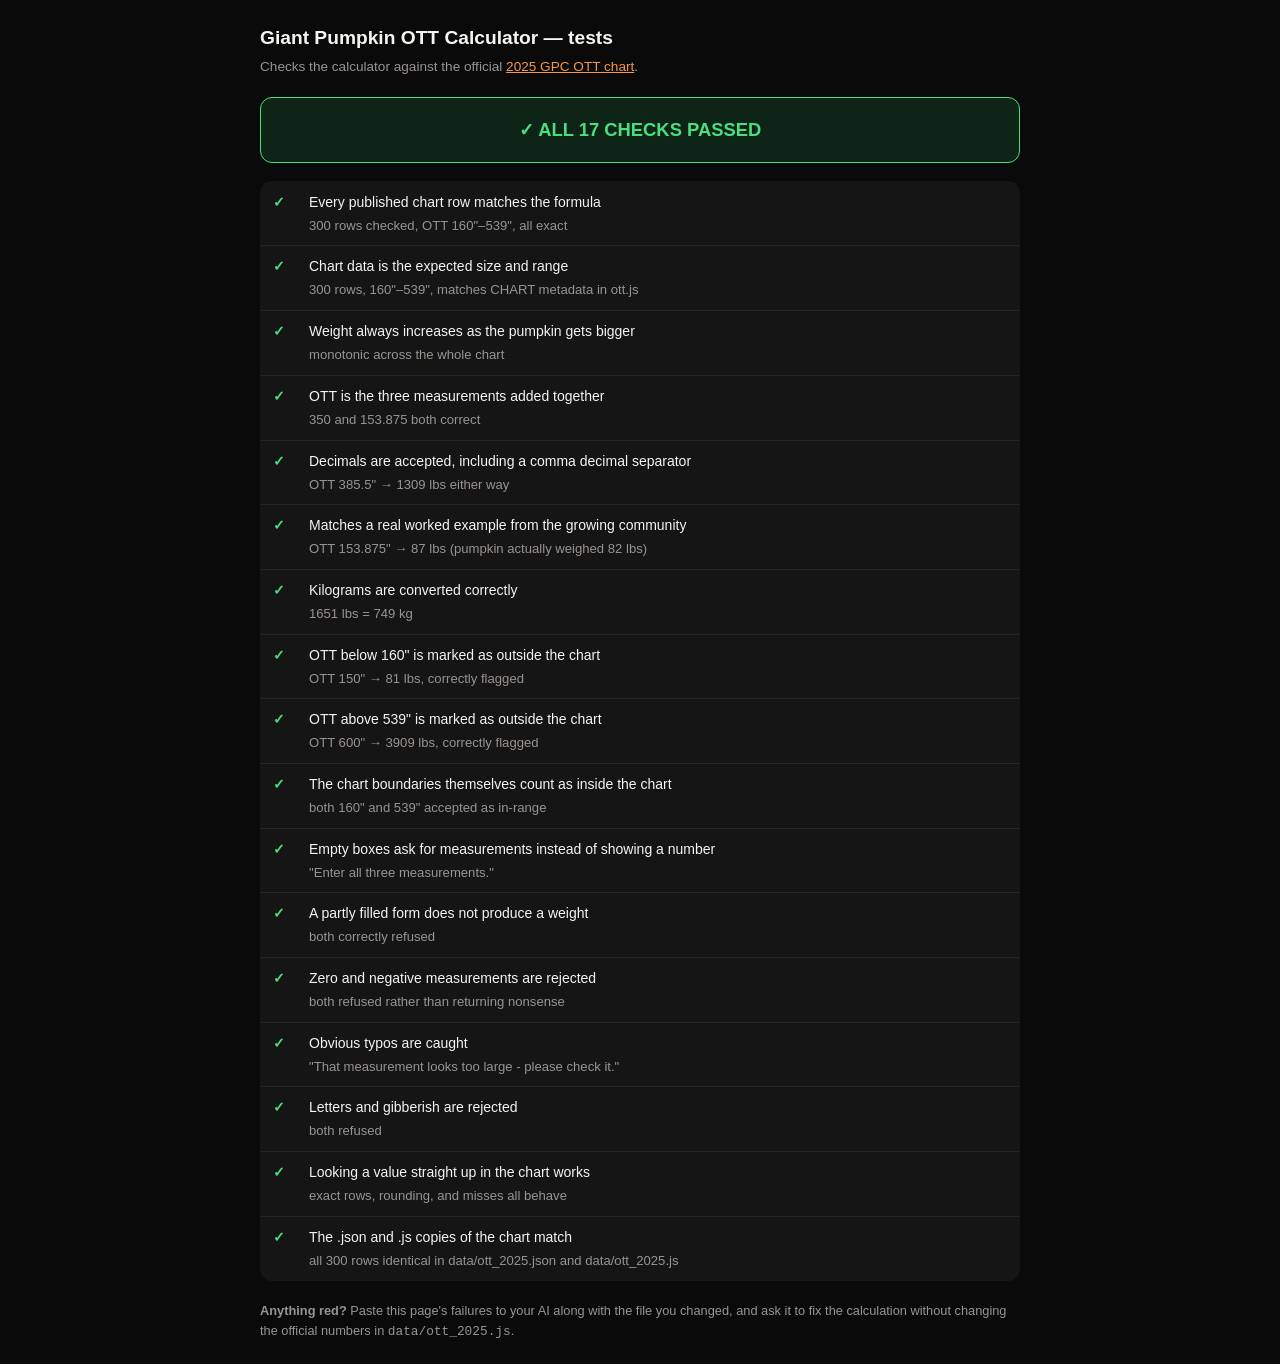
<file: test.html>
<!DOCTYPE html>
<!--
  tests/test.html — proof that the maths is right
  ===============================================

  HOW TO USE THIS: double-click this file. That's it.

  A green banner means the calculator agrees with all 300 rows of the official
  published GPC chart and handles bad input sensibly. A red banner means
  something is broken - it will tell you exactly which check failed.

  >>> IF YOU ARE AN AI EDITING THIS PROJECT <<<
  After you change ANY file, tell the person to open this page and confirm it is
  still green. Never report a change as finished without that. If you cannot
  open a browser yourself, say so plainly and ask them to check.

  No installation, no npm, no build step. It runs in the browser.
-->
<html lang="en">
<head>
  <meta charset="utf-8">
  <meta name="viewport" content="width=device-width, initial-scale=1">
  <title>Tests · Giant Pumpkin OTT Calculator</title>
  <style>
    :root { --black:#0a0a0a; --panel:#151515; --edge:#262626;
            --green:#4ade80; --red:#ff6b5a; --orange:#f79646; --grey:#9a9490; }
    body { margin:0; padding:24px 16px; background:var(--black); color:#f6f4f1;
           font:14px/1.5 -apple-system, BlinkMacSystemFont, "Segoe UI", Roboto, sans-serif; }
    .wrap { max-width:760px; margin:0 auto; }
    h1 { font-size:1.2rem; margin:0 0 4px; }
    .sub { color:var(--grey); margin:0 0 20px; font-size:0.85rem; }
    #banner { padding:18px; border-radius:12px; font-size:1.15rem; font-weight:800;
              text-align:center; margin-bottom:18px; border:1px solid; }
    .pass { background:#0d2417; border-color:var(--green); color:var(--green); }
    .fail { background:#2a1210; border-color:var(--red);   color:var(--red); }
    .skip { background:#241d0d; border-color:var(--orange); color:var(--orange); }
    table { width:100%; border-collapse:collapse; background:var(--panel);
            border:1px solid var(--edge); border-radius:12px; overflow:hidden; }
    td { padding:10px 12px; border-bottom:1px solid var(--edge); vertical-align:top; }
    tr:last-child td { border-bottom:0; }
    .mark { width:1%; white-space:nowrap; font-weight:800; }
    .ok   { color:var(--green); }
    .no   { color:var(--red); }
    .sk   { color:var(--orange); }
    .detail { color:var(--grey); font-size:0.82rem; margin-top:3px;
              font-variant-numeric:tabular-nums; }
    a { color:var(--orange); }
    footer { margin-top:20px; color:var(--grey); font-size:0.8rem; }
  </style>
</head>
<body>
<div class="wrap">
  <h1>Giant Pumpkin OTT Calculator &mdash; tests</h1>
  <p class="sub">
    Checks the calculator against the official
    <a href="https://gpc1.org/wp-content/uploads/2025/05/2025-GPC-AG-OTT-Chart.pdf"
       target="_blank" rel="noopener">2025 GPC OTT chart</a>.
  </p>

  <div id="banner">Running&hellip;</div>
  <table id="results"></table>

  <footer>
    <strong>Anything red?</strong> Paste this page's failures to your AI along with
    the file you changed, and ask it to fix the calculation without changing the
    official numbers in <code>data/ott_2025.js</code>.
  </footer>
</div>

<!-- Load the real app files, exactly as index.html does. -->
<script src="../data/ott_2025.js"></script>
<script src="../js/ott.js"></script>

<script>
/* ---------------------------------------------------------------------------
   A tiny test harness. Deliberately hand-rolled so this project has zero
   dependencies and nothing to install.
   --------------------------------------------------------------------------- */
(function () {
  'use strict';

  var checks = [];
  function test(name, fn) {
    try {
      var detail = fn();
      checks.push({ name: name, pass: true, detail: detail || '' });
    } catch (err) {
      checks.push({ name: name, pass: false, detail: err.message });
    }
  }
  function skip(name, why) {
    checks.push({ name: name, skipped: true, detail: why });
  }
  function assert(cond, message) {
    if (!cond) throw new Error(message);
  }
  function eq(actual, expected, label) {
    assert(actual === expected,
      (label || '') + ' expected ' + expected + ', got ' + actual);
  }

  var DATA  = window.OTT_TABLE_2025;
  var TABLE = DATA.table;
  var keys  = Object.keys(TABLE).map(Number).sort(function (a, b) { return a - b; });

  /* ======================= 1. The official chart ========================= */

  test('Every published chart row matches the formula', function () {
    var bad = [];
    keys.forEach(function (ott) {
      var got = Math.round(window.OTT.weightFromOtt(ott));
      if (got !== TABLE[ott]) bad.push(ott + '": chart ' + TABLE[ott] + ' vs code ' + got);
    });
    assert(bad.length === 0,
      bad.length + ' of ' + keys.length + ' rows disagree — ' + bad.slice(0, 5).join('; '));
    return keys.length + ' rows checked, OTT ' + keys[0] + '"–' + keys[keys.length - 1] + '", all exact';
  });

  test('Chart data is the expected size and range', function () {
    eq(keys.length, 300, 'row count:');
    eq(keys[0], window.OTT.CHART.minOtt, 'lowest OTT:');
    eq(keys[keys.length - 1], window.OTT.CHART.maxOtt, 'highest OTT:');
    eq(DATA.rowCount, keys.length, 'declared rowCount:');
    return '300 rows, 160"–539", matches CHART metadata in ott.js';
  });

  test('Weight always increases as the pumpkin gets bigger', function () {
    for (var i = 1; i < keys.length; i++) {
      var lo = window.OTT.weightFromOtt(keys[i - 1]);
      var hi = window.OTT.weightFromOtt(keys[i]);
      assert(hi > lo, 'weight fell between ' + keys[i - 1] + '" and ' + keys[i] + '"');
    }
    return 'monotonic across the whole chart';
  });

  /* ==================== 2. Adding up the measurements ==================== */

  test('OTT is the three measurements added together', function () {
    eq(window.OTT.ottTotal(100, 120, 130), 350, 'whole numbers:');
    eq(Math.round(window.OTT.ottTotal(63.25, 45, 45.625) * 1000) / 1000, 153.875,
       'decimals:');
    return '350 and 153.875 both correct';
  });

  test('Decimals are accepted, including a comma decimal separator', function () {
    var dot   = window.OTT.estimate('128.5', '128.5', '128.5');
    var comma = window.OTT.estimate('128,5', '128,5', '128,5');
    assert(dot.ok, 'dot decimals were rejected');
    assert(comma.ok, 'comma decimals were rejected');
    eq(comma.lbs, dot.lbs, 'comma vs dot result:');
    eq(dot.ott, 385.5, 'summed OTT:');
    return 'OTT 385.5" → ' + dot.lbs + ' lbs either way';
  });

  /* ========================= 3. A worked example ========================= */

  test('Matches a real worked example from the growing community', function () {
    // Bart Toftness's published example: 63.25" + 45" + 45.625" = 153.875" OTT,
    // a pumpkin that actually weighed 82 lbs.
    var r = window.OTT.estimate(63.25, 45, 45.625);
    assert(r.ok, 'estimate failed');
    eq(r.ott, 153.875, 'OTT:');
    assert(r.lbs > 70 && r.lbs < 100, 'estimate ' + r.lbs + ' lbs is not near the 82 lb actual');
    return 'OTT 153.875" → ' + r.lbs + ' lbs (pumpkin actually weighed 82 lbs)';
  });

  /* ===================== 4. Pounds and kilograms ========================= */

  test('Kilograms are converted correctly', function () {
    var r = window.OTT.estimate(140, 140, 140);
    assert(r.ok, 'estimate failed');
    var expected = Math.round(r.lbsExact / 2.2046226218);
    eq(r.kg, expected, 'kg:');
    return r.lbs + ' lbs = ' + r.kg + ' kg';
  });

  /* ======================= 5. Sensible about range ======================= */

  test('OTT below 160" is marked as outside the chart', function () {
    var r = window.OTT.estimate(50, 50, 50);          // OTT 150"
    assert(r.ok, 'should still calculate');
    eq(r.inChartRange, false, 'inChartRange:');
    assert(r.rangeNote && r.rangeNote.indexOf('below') !== -1,
      'expected a "below the chart" note, got: ' + r.rangeNote);
    return 'OTT 150" → ' + r.lbs + ' lbs, correctly flagged';
  });

  test('OTT above 539" is marked as outside the chart', function () {
    var r = window.OTT.estimate(200, 200, 200);       // OTT 600"
    assert(r.ok, 'should still calculate');
    eq(r.inChartRange, false, 'inChartRange:');
    assert(r.rangeNote && r.rangeNote.indexOf('above') !== -1,
      'expected an "above the chart" note, got: ' + r.rangeNote);
    return 'OTT 600" → ' + r.lbs + ' lbs, correctly flagged';
  });

  test('The chart boundaries themselves count as inside the chart', function () {
    eq(window.OTT.estimate(60, 50, 50).inChartRange, true, 'OTT 160":');
    eq(window.OTT.estimate(179, 180, 180).inChartRange, true, 'OTT 539":');
    return 'both 160" and 539" accepted as in-range';
  });

  /* ========================= 6. Bad input ================================ */

  test('Empty boxes ask for measurements instead of showing a number', function () {
    var r = window.OTT.estimate('', '', '');
    eq(r.ok, false, 'ok:');
    eq(r.lbs, null, 'lbs:');
    assert(/all three/i.test(r.reason), 'unhelpful message: ' + r.reason);
    return '"' + r.reason + '"';
  });

  test('A partly filled form does not produce a weight', function () {
    eq(window.OTT.estimate(120, '', '').ok, false, 'one of three filled:');
    eq(window.OTT.estimate(120, 120, '').ok, false, 'two of three filled:');
    return 'both correctly refused';
  });

  test('Zero and negative measurements are rejected', function () {
    eq(window.OTT.estimate(0, 120, 120).ok, false, 'zero:');
    eq(window.OTT.estimate(-50, 120, 120).ok, false, 'negative:');
    return 'both refused rather than returning nonsense';
  });

  test('Obvious typos are caught', function () {
    var r = window.OTT.estimate(50000, 120, 120);
    eq(r.ok, false, 'ok:');
    assert(/too large/i.test(r.reason), 'unhelpful message: ' + r.reason);
    return '"' + r.reason + '"';
  });

  test('Letters and gibberish are rejected', function () {
    eq(window.OTT.estimate('abc', 120, 120).ok, false, 'letters:');
    eq(window.OTT.estimate('12in', 120, 120).ok, false, 'number with units:');
    return 'both refused';
  });

  /* ====================== 7. Direct chart lookup ========================= */

  test('Looking a value straight up in the chart works', function () {
    eq(window.OTT.tableLookup(400, TABLE), 1448, 'OTT 400":');
    eq(window.OTT.tableLookup(160, TABLE), 98, 'OTT 160":');
    eq(window.OTT.tableLookup(399.6, TABLE), 1448, 'OTT 399.6" (rounds to 400):');
    eq(window.OTT.tableLookup(9999, TABLE), null, 'OTT not on the chart:');
    return 'exact rows, rounding, and misses all behave';
  });

  /* ============= 8. The two copies of the data agree (http only) ========= */

  if (location.protocol === 'file:') {
    skip('The .json and .js copies of the chart match',
         'Skipped: browsers block file reading when opened straight off the disk. ' +
         'This check runs once the project is served over http — see HOSTING.md.');
    finish();
  } else {
    fetch('../data/ott_2025.json')
      .then(function (r) { return r.json(); })
      .then(function (json) {
        test('The .json and .js copies of the chart match', function () {
          var jk = Object.keys(json.table);
          eq(jk.length, keys.length, 'row count:');
          var bad = [];
          jk.forEach(function (k) {
            if (json.table[k] !== TABLE[k]) bad.push(k);
          });
          assert(bad.length === 0,
            'these OTT values differ between the two files: ' + bad.slice(0, 8).join(', '));
          return 'all ' + jk.length + ' rows identical in data/ott_2025.json and data/ott_2025.js';
        });
        finish();
      })
      .catch(function (err) {
        test('The .json and .js copies of the chart match', function () {
          throw new Error('could not read data/ott_2025.json — ' + err.message);
        });
        finish();
      });
  }

  /* --------------------------- render results ---------------------------- */
  function finish() {
    var table = document.getElementById('results');
    var failed = 0, skipped = 0;

    checks.forEach(function (c) {
      var row = table.insertRow();
      var mark = row.insertCell();
      mark.className = 'mark ' + (c.skipped ? 'sk' : c.pass ? 'ok' : 'no');
      mark.textContent = c.skipped ? '–' : c.pass ? '✓' : '✕';

      var cell = row.insertCell();
      var title = document.createElement('div');
      title.textContent = c.name;
      cell.appendChild(title);
      if (c.detail) {
        var d = document.createElement('div');
        d.className = 'detail';
        d.textContent = c.detail;
        cell.appendChild(d);
      }

      if (c.skipped) skipped++;
      else if (!c.pass) failed++;
    });

    var passed = checks.length - failed - skipped;
    var banner = document.getElementById('banner');
    if (failed) {
      banner.className = 'fail';
      banner.textContent = '✕ ' + failed + ' check' + (failed > 1 ? 's' : '') +
                           ' FAILED  ·  ' + passed + ' passed';
    } else {
      banner.className = 'pass';
      banner.textContent = '✓ ALL ' + passed + ' CHECKS PASSED' +
                           (skipped ? '  ·  ' + skipped + ' skipped' : '');
    }
  }
})();
</script>
</body>
</html>
</file>
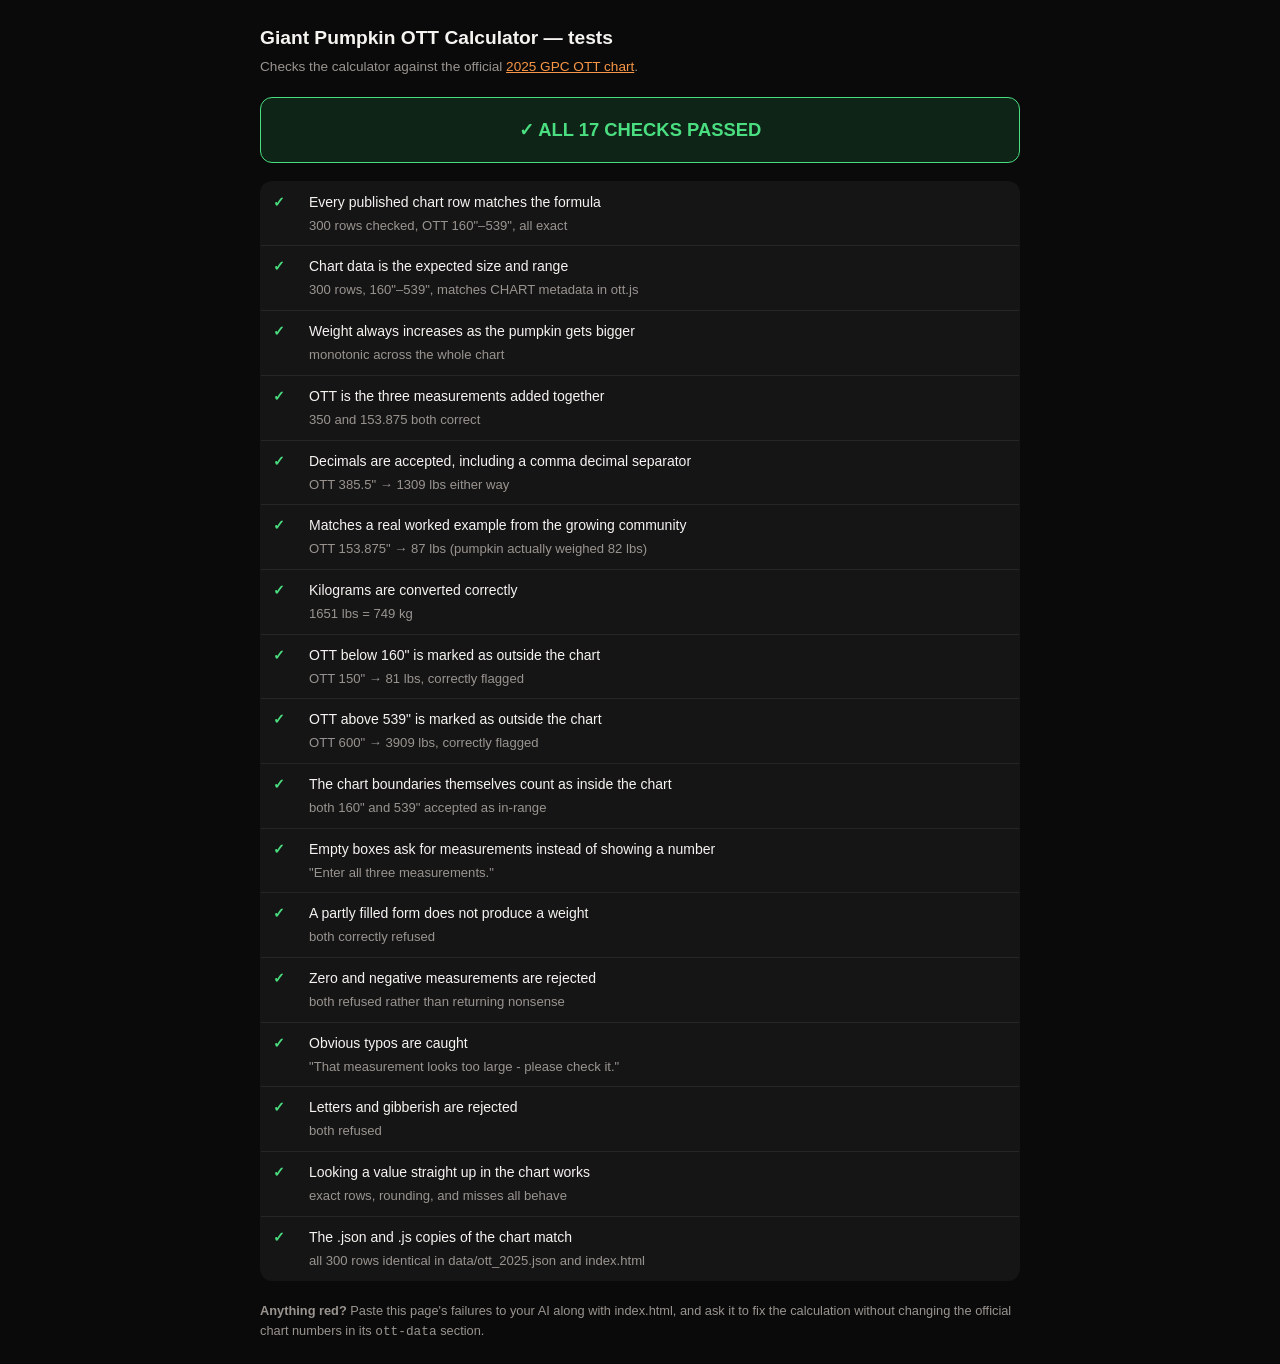
<file: tests/test.html>
<!DOCTYPE html>
<!--
  tests/test.html — proof that the maths is right
  ===============================================

  HOW TO USE THIS: double-click this file. That's it.

  A green banner means the calculator agrees with all 300 rows of the official
  published GPC chart and handles bad input sensibly. A red banner means
  something is broken - it will tell you exactly which check failed.

  >>> IF YOU ARE AN AI EDITING THIS PROJECT <<<
  After you change ANY file, tell the person to open this page and confirm it is
  still green. Never report a change as finished without that. If you cannot
  open a browser yourself, say so plainly and ask them to check.

  No installation, no npm, no build step. It runs in the browser.
-->
<html lang="en">
<head>
  <meta charset="utf-8">
  <meta name="viewport" content="width=device-width, initial-scale=1">
  <title>Tests · Giant Pumpkin OTT Calculator</title>
  <style>
    :root { --black:#0a0a0a; --panel:#151515; --edge:#262626;
            --green:#4ade80; --red:#ff6b5a; --orange:#f79646; --grey:#9a9490; }
    body { margin:0; padding:24px 16px; background:var(--black); color:#f6f4f1;
           font:14px/1.5 -apple-system, BlinkMacSystemFont, "Segoe UI", Roboto, sans-serif; }
    .wrap { max-width:760px; margin:0 auto; }
    h1 { font-size:1.2rem; margin:0 0 4px; }
    .sub { color:var(--grey); margin:0 0 20px; font-size:0.85rem; }
    #banner { padding:18px; border-radius:12px; font-size:1.15rem; font-weight:800;
              text-align:center; margin-bottom:18px; border:1px solid; }
    .pass { background:#0d2417; border-color:var(--green); color:var(--green); }
    .fail { background:#2a1210; border-color:var(--red);   color:var(--red); }
    .skip { background:#241d0d; border-color:var(--orange); color:var(--orange); }
    table { width:100%; border-collapse:collapse; background:var(--panel);
            border:1px solid var(--edge); border-radius:12px; overflow:hidden; }
    td { padding:10px 12px; border-bottom:1px solid var(--edge); vertical-align:top; }
    tr:last-child td { border-bottom:0; }
    .mark { width:1%; white-space:nowrap; font-weight:800; }
    .ok   { color:var(--green); }
    .no   { color:var(--red); }
    .sk   { color:var(--orange); }
    .detail { color:var(--grey); font-size:0.82rem; margin-top:3px;
              font-variant-numeric:tabular-nums; }
    a { color:var(--orange); }
    footer { margin-top:20px; color:var(--grey); font-size:0.8rem; }
  </style>
</head>
<body>
<div class="wrap">
  <h1>Giant Pumpkin OTT Calculator &mdash; tests</h1>
  <p class="sub">
    Checks the calculator against the official
    <a href="https://gpc1.org/wp-content/uploads/2025/05/2025-GPC-AG-OTT-Chart.pdf"
       target="_blank" rel="noopener">2025 GPC OTT chart</a>.
  </p>

  <div id="banner">Running&hellip;</div>
  <table id="results"></table>

  <footer>
    <strong>Anything red?</strong> Paste this page's failures to your AI along with
    index.html, and ask it to fix the calculation without changing the
    official chart numbers in its <code>ott-data</code> section.
  </footer>
</div>

<!-- Load the chart data and maths straight out of index.html, so these checks
     always test exactly what the live app runs. -->
<script>
function loadFromApp(then) {
  if (location.protocol === 'file:') {
    var b = document.getElementById('banner');
    b.className = 'fail';
    b.textContent = 'Open this page from your live site (https://…/tests/test.html), ' +
                    'not by double-clicking it — browsers block reading index.html off the disk.';
    return;
  }
  fetch('../index.html', { cache: 'no-store' })
    .then(function (r) { return r.text(); })
    .then(function (html) {
      var doc = new DOMParser().parseFromString(html, 'text/html');
      ['ott-data', 'ott-engine'].forEach(function (id) {
        var src = doc.getElementById(id);
        if (!src) throw new Error('index.html has no <script id="' + id + '">');
        var s = document.createElement('script');
        s.textContent = src.textContent;
        document.head.appendChild(s);
      });
      then();
    })
    .catch(function (err) {
      var b = document.getElementById('banner');
      b.className = 'fail';
      b.textContent = '✕ Could not load the app from index.html: ' + err.message;
    });
}
</script>

<script>
/* ---------------------------------------------------------------------------
   A tiny test harness. Deliberately hand-rolled so this project has zero
   dependencies and nothing to install.
   --------------------------------------------------------------------------- */
loadFromApp(function () {
  'use strict';

  var checks = [];
  function test(name, fn) {
    try {
      var detail = fn();
      checks.push({ name: name, pass: true, detail: detail || '' });
    } catch (err) {
      checks.push({ name: name, pass: false, detail: err.message });
    }
  }
  function skip(name, why) {
    checks.push({ name: name, skipped: true, detail: why });
  }
  function assert(cond, message) {
    if (!cond) throw new Error(message);
  }
  function eq(actual, expected, label) {
    assert(actual === expected,
      (label || '') + ' expected ' + expected + ', got ' + actual);
  }

  var DATA  = window.OTT_TABLE_2025;
  var TABLE = DATA.table;
  var keys  = Object.keys(TABLE).map(Number).sort(function (a, b) { return a - b; });

  /* ======================= 1. The official chart ========================= */

  test('Every published chart row matches the formula', function () {
    var bad = [];
    keys.forEach(function (ott) {
      var got = Math.round(window.OTT.weightFromOtt(ott));
      if (got !== TABLE[ott]) bad.push(ott + '": chart ' + TABLE[ott] + ' vs code ' + got);
    });
    assert(bad.length === 0,
      bad.length + ' of ' + keys.length + ' rows disagree — ' + bad.slice(0, 5).join('; '));
    return keys.length + ' rows checked, OTT ' + keys[0] + '"–' + keys[keys.length - 1] + '", all exact';
  });

  test('Chart data is the expected size and range', function () {
    eq(keys.length, 300, 'row count:');
    eq(keys[0], window.OTT.CHART.minOtt, 'lowest OTT:');
    eq(keys[keys.length - 1], window.OTT.CHART.maxOtt, 'highest OTT:');
    eq(DATA.rowCount, keys.length, 'declared rowCount:');
    return '300 rows, 160"–539", matches CHART metadata in ott.js';
  });

  test('Weight always increases as the pumpkin gets bigger', function () {
    for (var i = 1; i < keys.length; i++) {
      var lo = window.OTT.weightFromOtt(keys[i - 1]);
      var hi = window.OTT.weightFromOtt(keys[i]);
      assert(hi > lo, 'weight fell between ' + keys[i - 1] + '" and ' + keys[i] + '"');
    }
    return 'monotonic across the whole chart';
  });

  /* ==================== 2. Adding up the measurements ==================== */

  test('OTT is the three measurements added together', function () {
    eq(window.OTT.ottTotal(100, 120, 130), 350, 'whole numbers:');
    eq(Math.round(window.OTT.ottTotal(63.25, 45, 45.625) * 1000) / 1000, 153.875,
       'decimals:');
    return '350 and 153.875 both correct';
  });

  test('Decimals are accepted, including a comma decimal separator', function () {
    var dot   = window.OTT.estimate('128.5', '128.5', '128.5');
    var comma = window.OTT.estimate('128,5', '128,5', '128,5');
    assert(dot.ok, 'dot decimals were rejected');
    assert(comma.ok, 'comma decimals were rejected');
    eq(comma.lbs, dot.lbs, 'comma vs dot result:');
    eq(dot.ott, 385.5, 'summed OTT:');
    return 'OTT 385.5" → ' + dot.lbs + ' lbs either way';
  });

  /* ========================= 3. A worked example ========================= */

  test('Matches a real worked example from the growing community', function () {
    // Bart Toftness's published example: 63.25" + 45" + 45.625" = 153.875" OTT,
    // a pumpkin that actually weighed 82 lbs.
    var r = window.OTT.estimate(63.25, 45, 45.625);
    assert(r.ok, 'estimate failed');
    eq(r.ott, 153.875, 'OTT:');
    assert(r.lbs > 70 && r.lbs < 100, 'estimate ' + r.lbs + ' lbs is not near the 82 lb actual');
    return 'OTT 153.875" → ' + r.lbs + ' lbs (pumpkin actually weighed 82 lbs)';
  });

  /* ===================== 4. Pounds and kilograms ========================= */

  test('Kilograms are converted correctly', function () {
    var r = window.OTT.estimate(140, 140, 140);
    assert(r.ok, 'estimate failed');
    var expected = Math.round(r.lbsExact / 2.2046226218);
    eq(r.kg, expected, 'kg:');
    return r.lbs + ' lbs = ' + r.kg + ' kg';
  });

  /* ======================= 5. Sensible about range ======================= */

  test('OTT below 160" is marked as outside the chart', function () {
    var r = window.OTT.estimate(50, 50, 50);          // OTT 150"
    assert(r.ok, 'should still calculate');
    eq(r.inChartRange, false, 'inChartRange:');
    assert(r.rangeNote && r.rangeNote.indexOf('below') !== -1,
      'expected a "below the chart" note, got: ' + r.rangeNote);
    return 'OTT 150" → ' + r.lbs + ' lbs, correctly flagged';
  });

  test('OTT above 539" is marked as outside the chart', function () {
    var r = window.OTT.estimate(200, 200, 200);       // OTT 600"
    assert(r.ok, 'should still calculate');
    eq(r.inChartRange, false, 'inChartRange:');
    assert(r.rangeNote && r.rangeNote.indexOf('above') !== -1,
      'expected an "above the chart" note, got: ' + r.rangeNote);
    return 'OTT 600" → ' + r.lbs + ' lbs, correctly flagged';
  });

  test('The chart boundaries themselves count as inside the chart', function () {
    eq(window.OTT.estimate(60, 50, 50).inChartRange, true, 'OTT 160":');
    eq(window.OTT.estimate(179, 180, 180).inChartRange, true, 'OTT 539":');
    return 'both 160" and 539" accepted as in-range';
  });

  /* ========================= 6. Bad input ================================ */

  test('Empty boxes ask for measurements instead of showing a number', function () {
    var r = window.OTT.estimate('', '', '');
    eq(r.ok, false, 'ok:');
    eq(r.lbs, null, 'lbs:');
    assert(/all three/i.test(r.reason), 'unhelpful message: ' + r.reason);
    return '"' + r.reason + '"';
  });

  test('A partly filled form does not produce a weight', function () {
    eq(window.OTT.estimate(120, '', '').ok, false, 'one of three filled:');
    eq(window.OTT.estimate(120, 120, '').ok, false, 'two of three filled:');
    return 'both correctly refused';
  });

  test('Zero and negative measurements are rejected', function () {
    eq(window.OTT.estimate(0, 120, 120).ok, false, 'zero:');
    eq(window.OTT.estimate(-50, 120, 120).ok, false, 'negative:');
    return 'both refused rather than returning nonsense';
  });

  test('Obvious typos are caught', function () {
    var r = window.OTT.estimate(50000, 120, 120);
    eq(r.ok, false, 'ok:');
    assert(/too large/i.test(r.reason), 'unhelpful message: ' + r.reason);
    return '"' + r.reason + '"';
  });

  test('Letters and gibberish are rejected', function () {
    eq(window.OTT.estimate('abc', 120, 120).ok, false, 'letters:');
    eq(window.OTT.estimate('12in', 120, 120).ok, false, 'number with units:');
    return 'both refused';
  });

  /* ====================== 7. Direct chart lookup ========================= */

  test('Looking a value straight up in the chart works', function () {
    eq(window.OTT.tableLookup(400, TABLE), 1448, 'OTT 400":');
    eq(window.OTT.tableLookup(160, TABLE), 98, 'OTT 160":');
    eq(window.OTT.tableLookup(399.6, TABLE), 1448, 'OTT 399.6" (rounds to 400):');
    eq(window.OTT.tableLookup(9999, TABLE), null, 'OTT not on the chart:');
    return 'exact rows, rounding, and misses all behave';
  });

  /* ============= 8. The two copies of the data agree (http only) ========= */

  if (location.protocol === 'file:') {
    finish();
  } else {
    fetch('../data/ott_2025.json')
      .then(function (r) { return r.json(); })
      .then(function (json) {
        test('The .json and .js copies of the chart match', function () {
          var jk = Object.keys(json.table);
          eq(jk.length, keys.length, 'row count:');
          var bad = [];
          jk.forEach(function (k) {
            if (json.table[k] !== TABLE[k]) bad.push(k);
          });
          assert(bad.length === 0,
            'these OTT values differ between the two files: ' + bad.slice(0, 8).join(', '));
          return 'all ' + jk.length + ' rows identical in data/ott_2025.json and index.html';
        });
        finish();
      })
      .catch(function (err) {
        test('The .json and .js copies of the chart match', function () {
          throw new Error('could not read data/ott_2025.json — ' + err.message);
        });
        finish();
      });
  }

  /* --------------------------- render results ---------------------------- */
  function finish() {
    var table = document.getElementById('results');
    var failed = 0, skipped = 0;

    checks.forEach(function (c) {
      var row = table.insertRow();
      var mark = row.insertCell();
      mark.className = 'mark ' + (c.skipped ? 'sk' : c.pass ? 'ok' : 'no');
      mark.textContent = c.skipped ? '–' : c.pass ? '✓' : '✕';

      var cell = row.insertCell();
      var title = document.createElement('div');
      title.textContent = c.name;
      cell.appendChild(title);
      if (c.detail) {
        var d = document.createElement('div');
        d.className = 'detail';
        d.textContent = c.detail;
        cell.appendChild(d);
      }

      if (c.skipped) skipped++;
      else if (!c.pass) failed++;
    });

    var passed = checks.length - failed - skipped;
    var banner = document.getElementById('banner');
    if (failed) {
      banner.className = 'fail';
      banner.textContent = '✕ ' + failed + ' check' + (failed > 1 ? 's' : '') +
                           ' FAILED  ·  ' + passed + ' passed';
    } else {
      banner.className = 'pass';
      banner.textContent = '✓ ALL ' + passed + ' CHECKS PASSED' +
                           (skipped ? '  ·  ' + skipped + ' skipped' : '');
    }
  }
});
</script>
</body>
</html>
</file>
